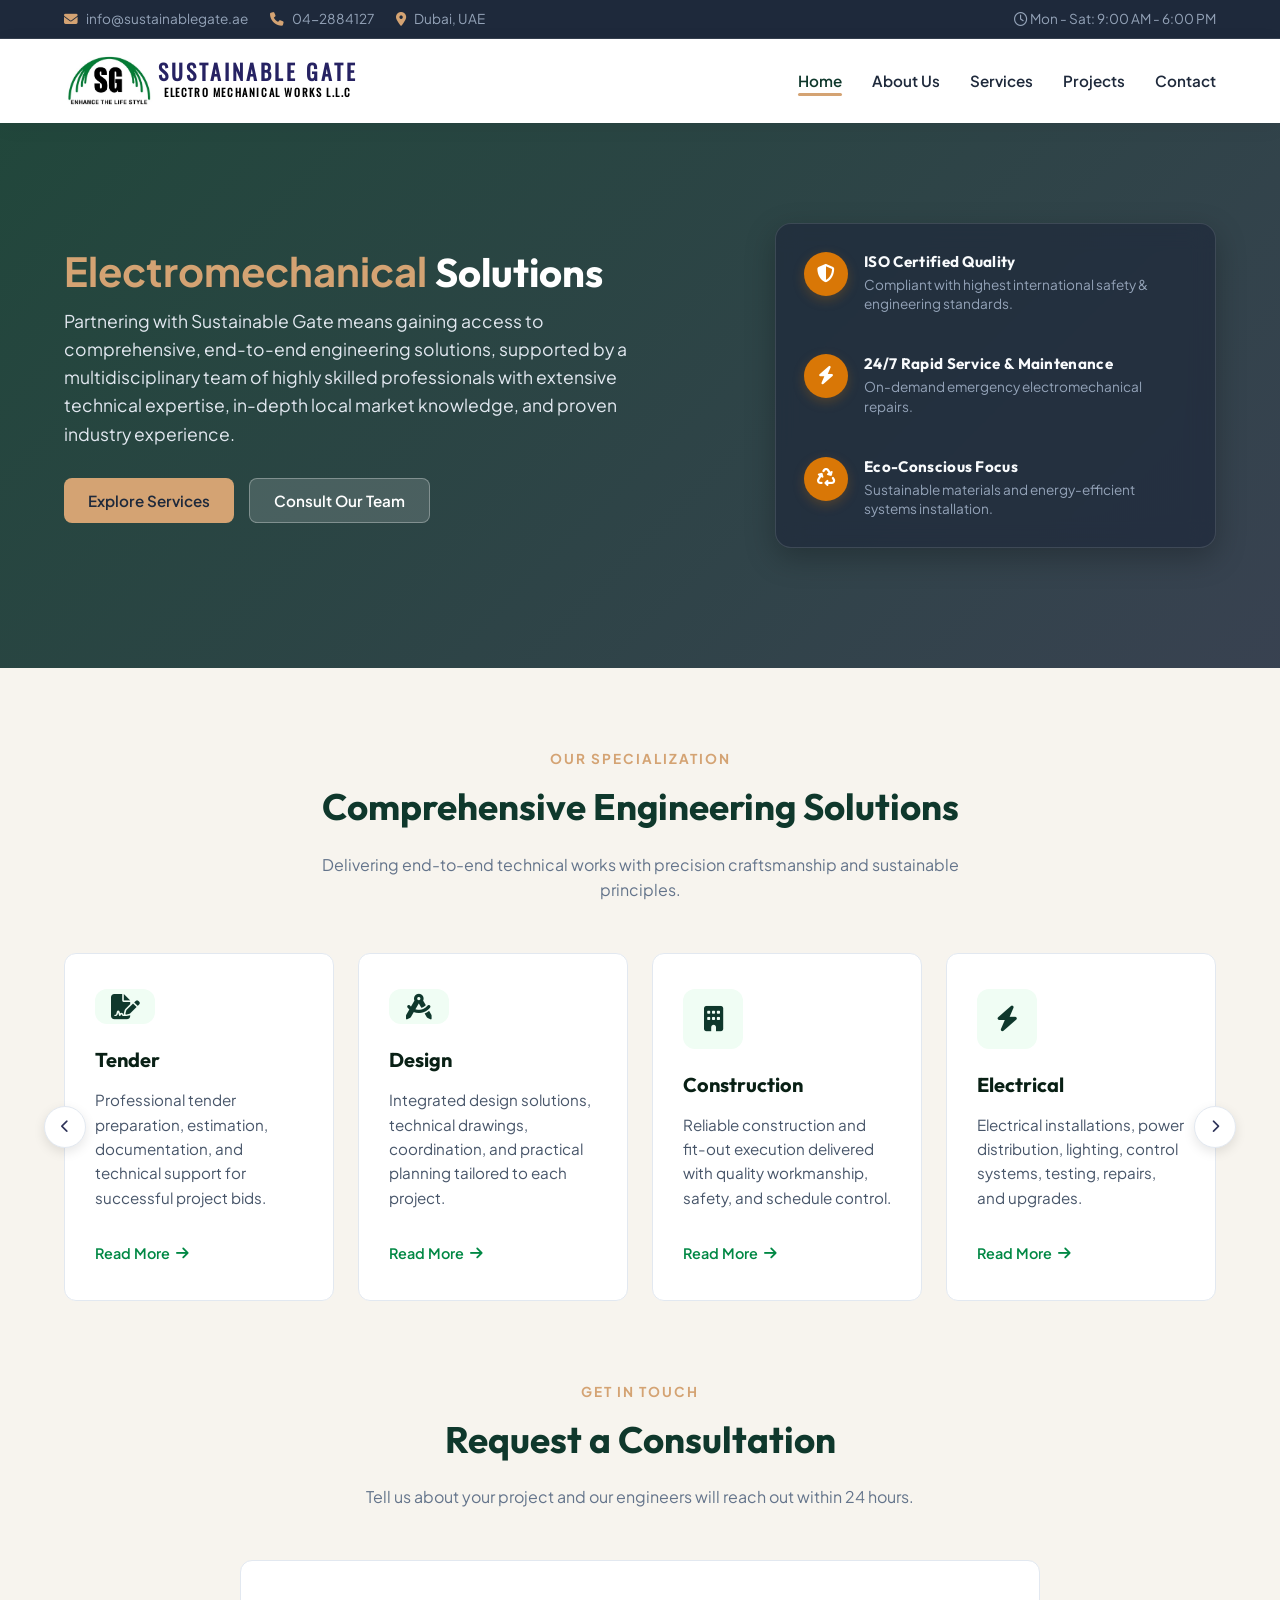
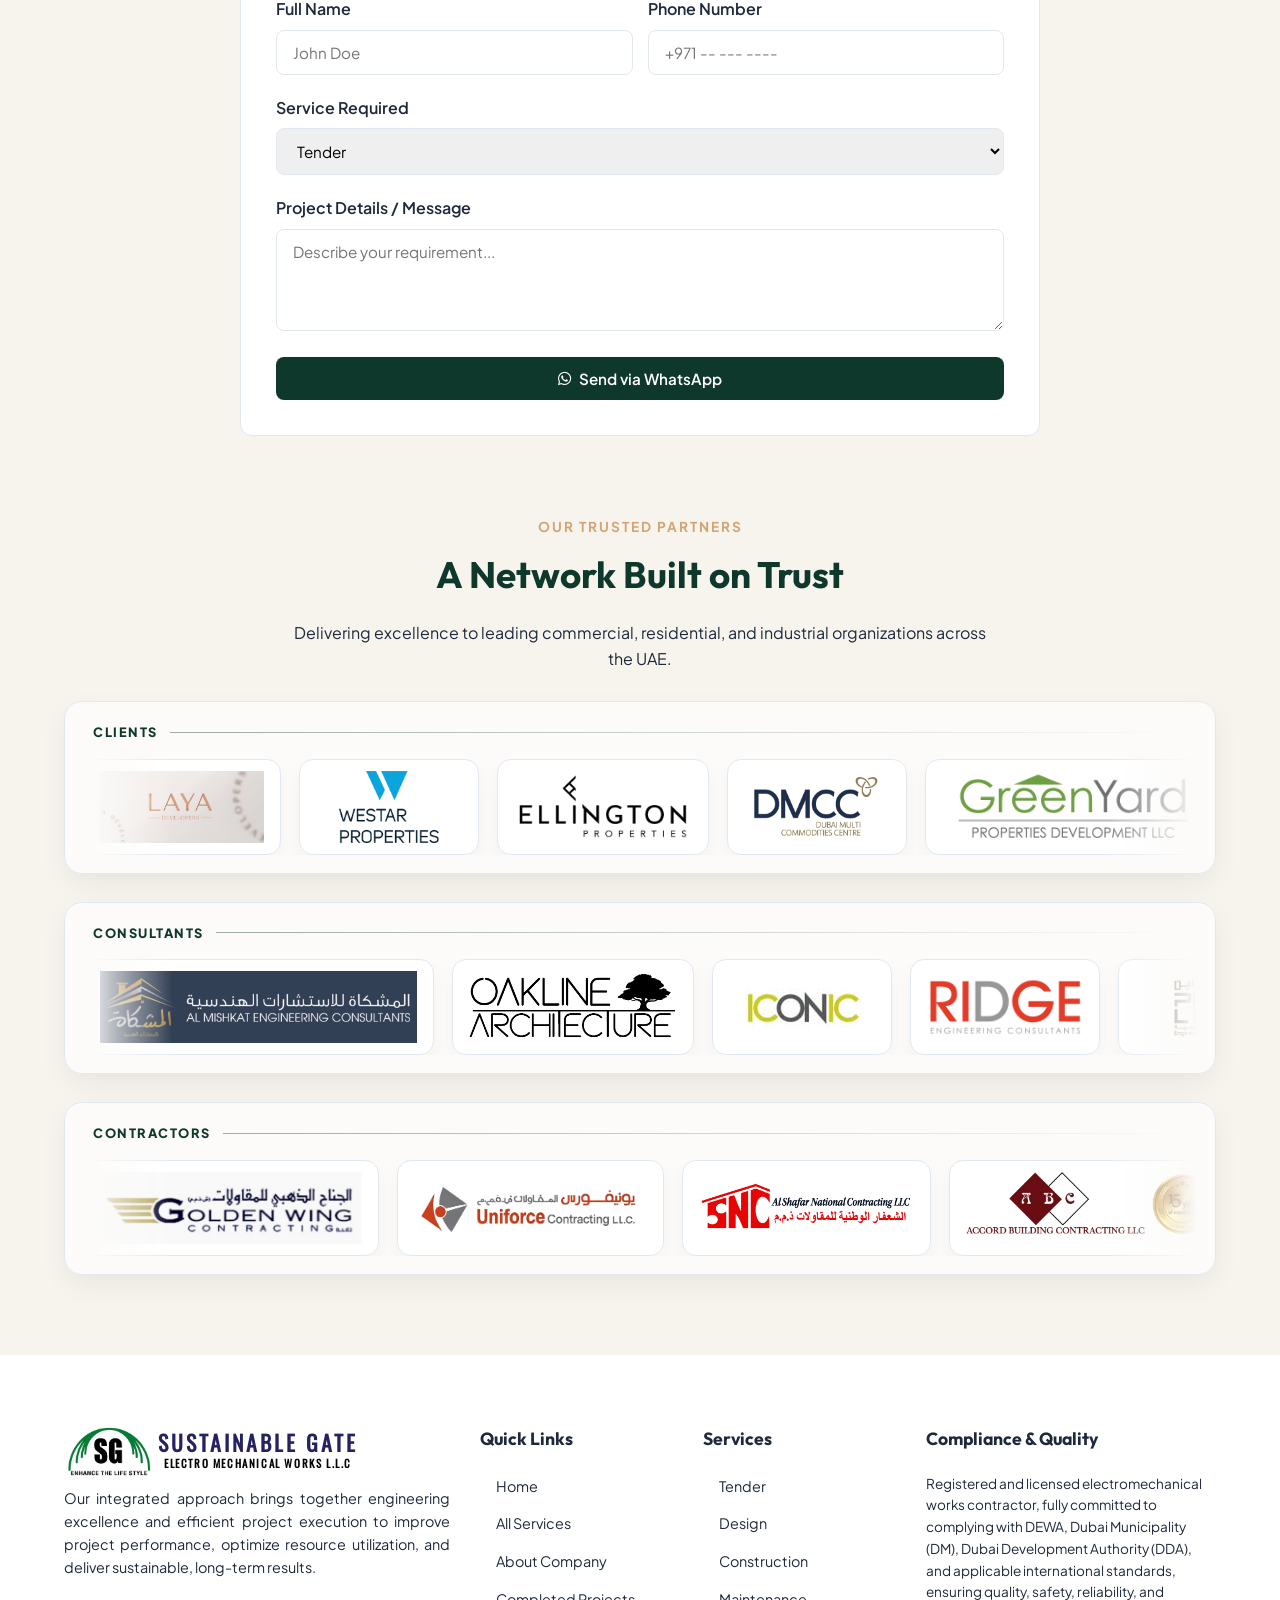
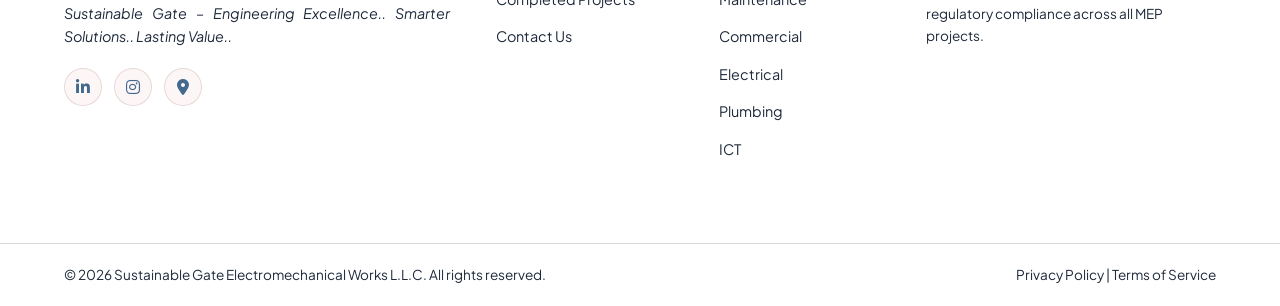
<file: index.html>
<!DOCTYPE html>
<html lang="en">

<head>
  <meta charset="UTF-8">
  <meta name="viewport" content="width=device-width, initial-scale=1.0">
  <title>Sustainable Gate Electromechanical Works L.L.C</title>

  <!-- Square Favicon for Browsers -->
  <link rel="icon" type="image/png" sizes="32x32" href="logo.jpg">
  <link rel="apple-touch-icon" sizes="180x180" href="logo.jpg">

  <!-- FontAwesome & Google Fonts -->
  <link rel="stylesheet" href="https://cdnjs.cloudflare.com/ajax/libs/font-awesome/6.4.0/css/all.min.css">
  <link
    href="https://fonts.googleapis.com/css2?family=Plus+Jakarta+Sans:wght@300;400;500;600;700;800&family=Outfit:wght@400;600;700&display=swap"
    rel="stylesheet">
  <link rel="stylesheet" href="style.css">
  <script src="index.js" defer></script>
</head>

<body>

  <!-- Top Utility Bar -->
  <div class="top-bar">
    <div class="top-info">
      <span><i class="fa-solid fa-envelope"></i> info@sustainablegate.ae</span>
      <span><i class="fa-solid fa-phone"></i> 04-2884127</span>
      <span><i class="fa-solid fa-location-dot"></i> Dubai, UAE</span>
    </div>
    <div class="top-hours">
      <i class="fa-regular fa-clock"></i> Mon - Sat: 9:00 AM - 6:00 PM
    </div>
  </div>

  <!-- Header / Navigation -->
  <header>
    <nav class="navbar">
      <a class="logo-container" href="index.html">
        <div class="logo-icon-card">
          <img src="logo.jpg" alt="Sustainable Gate Logo" class="card-logo-img">
        </div>
        <div class="logo-text">
          <span class="font-oswald logo-title">SUSTAINABLE GATE</span>
          <span class="font-oswald logo-subtitle">ELECTRO MECHANICAL WORKS L.L.C</span>
        </div>
      </a>

      <!-- Hamburger Toggle Button (Mobile View) -->
      <button class="hamburger-toggle" id="hamburger-toggle" aria-label="Toggle Navigation Menu"
        onclick="toggleMobileMenu()">
        <i class="fa-solid fa-bars icon-open"></i>
        <i class="fa-solid fa-xmark icon-close"></i>
      </button>

      <!-- Navigation Links -->
      <ul class="nav-links" id="nav-links">
        <li><a id="nav-home" href="#home" class="active" onclick="handleMobileNav('home', event)">Home</a></li>
        <li><a id="nav-about" href="#about" onclick="handleMobileNav('about', event)">About Us</a></li>
        <li><a id="nav-services" href="#services" onclick="handleMobileNav('services', event)">Services</a></li>
        <li><a id="nav-projects" href="#projects" onclick="handleMobileNav('projects', event)">Projects</a></li>
        <li><a id="nav-contact" href="#contact" onclick="handleMobileNav('contact', event)">Contact</a></li>
      </ul>
    </nav>
  </header>

  <!-- PAGE 1: HOME PAGE -->
  <div id="page-home" class="page active">
    <section class="hero">
      <!-- Background Video Element -->
      <video autoplay muted loop playsinline class="hero-video">
        <source src="videos/mep_1.mp4" type="video/mp4">
        Your browser does not support HTML5 video.
      </video>

      <!-- Dark Gradient Tint Overlay -->
      <div class="hero-overlay"></div>
      <div class="hero-container" style="position: relative; z-index: 2;">
        <div>
          <h1 class="hero-title"><span>Electromechanical</span> Solutions</h1>
          <p class="hero-subtitle">Partnering with Sustainable Gate means gaining access to comprehensive, end-to-end engineering solutions, supported by a multidisciplinary team of highly skilled professionals with extensive technical expertise, in-depth local market knowledge, and proven industry experience.</p>
          <div class="hero-cta">
            <button class="btn btn-accent" onclick="navigateTo('services')">Explore Services</button>
            <button class="btn btn-primary"
              style="background: rgba(255,255,255,0.15); border: 1px solid rgba(255,255,255,0.3);"
              onclick="navigateTo('contact')">Consult Our Team</button>
          </div>
        </div>
        <div class="hero-badge-container">
          <div class="badge-item">
            <div class="badge-icon">
              <i class="fa-solid fa-shield-halved"></i>
            </div>
            <div class="badge-content">
              <h4>ISO Certified Quality</h4>
              <p>Compliant with highest international safety & engineering standards.</p>
            </div>
          </div>

          <div class="badge-item">
            <div class="badge-icon">
              <i class="fa-solid fa-bolt"></i>
            </div>
            <div class="badge-content">
              <h4>24/7 Rapid Service & Maintenance</h4>
              <p>On-demand emergency electromechanical repairs.</p>
            </div>
          </div>

          <div class="badge-item">
            <div class="badge-icon">
              <i class="fa-solid fa-recycle"></i>
            </div>
            <div class="badge-content">
              <h4>Eco-Conscious Focus</h4>
              <p>Sustainable materials and energy-efficient systems installation.</p>
            </div>
          </div>
        </div>
      </div>
    </section>

    <!-- Core Capabilities Overview -->
    <section class="section">
      <div class="section-header">
        <span class="tagline">Our Specialization</span>
        <h2 class="section-title">Comprehensive Engineering Solutions</h2>
        <p class="section-description">Delivering end-to-end technical works with precision craftsmanship and
          sustainable principles.</p>
      </div>

      <div class="services-grid" id="home-services-carousel">
        <a href="./tender.html" class="service-card-link">
          <div class="service-card">
            <div class="service-icon"><i class="fa-solid fa-file-signature"></i></div>
            <h3>Tender</h3>
            <p>Professional tender preparation, estimation, documentation, and technical support for successful project
              bids.</p><span class="learn-more">Read More <i class="fa-solid fa-arrow-right"></i></span>
          </div>
        </a>
        <a href="./design.html" class="service-card-link">
          <div class="service-card">
            <div class="service-icon"><i class="fa-solid fa-compass-drafting"></i></div>
            <h3>Design</h3>
            <p>Integrated design solutions, technical drawings, coordination, and practical planning tailored to each
              project.</p><span class="learn-more">Read More <i class="fa-solid fa-arrow-right"></i></span>
          </div>
        </a>
        <a href="./construction.html" class="service-card-link">
          <div class="service-card">
            <div class="service-icon"><i class="fa-solid fa-building"></i></div>
            <h3>Construction</h3>
            <p>Reliable construction and fit-out execution delivered with quality workmanship, safety, and schedule
              control.</p><span class="learn-more">Read More <i class="fa-solid fa-arrow-right"></i></span>
          </div>
        </a>
        <a href="./electrical.html" class="service-card-link">
          <div class="service-card">
            <div class="service-icon"><i class="fa-solid fa-bolt"></i></div>
            <h3>Electrical</h3>
            <p>Electrical installations, power distribution, lighting, control systems, testing, repairs, and upgrades.
            </p><span class="learn-more">Read More <i class="fa-solid fa-arrow-right"></i></span>
          </div>
        </a>
        <a href="./plumbing.html" class="service-card-link">
          <div class="service-card">
            <div class="service-icon"><i class="fa-solid fa-faucet"></i></div>
            <h3>Plumbing</h3>
            <p>Water supply, drainage, sanitary installations, piping works, pumps, repairs, and plumbing system
              maintenance.</p><span class="learn-more">Read More <i class="fa-solid fa-arrow-right"></i></span>
          </div>
        </a>
        <a href="./low-current.html" class="service-card-link">
          <div class="service-card">
            <div class="service-icon"><i class="fa-solid fa-tower-broadcast"></i></div>
            <h3>ICT</h3>
            <p>Installation and support for CCTV, access control, structured cabling, networking, fire alarm, and other
              low-current systems.</p><span class="learn-more">Read More <i class="fa-solid fa-arrow-right"></i></span>
          </div>
        </a>
        <a href="./maintenance.html" class="service-card-link">
          <div class="service-card">
            <div class="service-icon"><i class="fa-solid fa-screwdriver-wrench"></i></div>
            <h3>Maintenance</h3>
            <p>Preventive and corrective maintenance services that keep facilities, equipment, and building systems
              operating efficiently.</p><span class="learn-more">Read More <i
                class="fa-solid fa-arrow-right"></i></span>
          </div>
        </a>
        <a href="./commercial.html" class="service-card-link">
          <div class="service-card">
            <div class="service-icon"><i class="fa-solid fa-briefcase"></i></div>
            <h3>Commercial</h3>
            <p>Commercial project support and solutions for offices, retail spaces, buildings, and other business
              facilities.</p><span class="learn-more">Read More <i class="fa-solid fa-arrow-right"></i></span>
          </div>
        </a>
      </div>
    </section>

    <section class="section" style="padding-top: 0;">
      <div class="section-header">
        <span class="tagline">Get In Touch</span>
        <h2 class="section-title">Request a Consultation</h2>
        <p class="section-description">Tell us about your project and our engineers will reach out within 24 hours.</p>
      </div>
      <div
        style="max-width: 800px; margin: 0 auto; background: var(--surface); padding: 35px; border-radius: 12px; border: 1px solid var(--border);">
        <form onsubmit="sendToWhatsApp(event)">
          <div style="display: grid; grid-template-columns: 1fr 1fr; gap: 15px;">
            <div class="form-group">
              <label>Full Name</label>
              <input type="text" id="wa-name" class="form-control" placeholder="John Doe" required>
            </div>
            <div class="form-group">
              <label>Phone Number</label>
              <input type="tel" id="wa-phone" class="form-control" placeholder="+971 -- --- ----" required>
            </div>
          </div>
          <div class="form-group">
            <label>Service Required</label>
            <select id="wa-service" class="form-control">
              <option>Tender</option>
              <option>Design</option>
              <option>Construction</option>
              <option>Maintenance</option>
              <option>Commercial</option>
              <option>Electrical</option>
              <option>Plumbing</option>
              <option>ICT</option>
            </select>
          </div>
          <div class="form-group">
            <label>Project Details / Message</label>
            <textarea id="wa-message" class="form-control" rows="4"
              placeholder="Describe your requirement..."></textarea>
          </div>
          <button type="submit" class="btn btn-primary" style="width: 100%; justify-content: center; gap: 8px;">
            <i class="fa-brands fa-whatsapp"></i> Send via WhatsApp
          </button>
        </form>
      </div>
    </section>

    <!-- Trusted Partners Showcase -->
    <section class="section partners-section" style="padding-top: 0;">
      <style>
        .partners-section {
          position: relative;
        }

        .partners-section .section-header {
          margin-bottom: 30px;
        }

        .partners-section .section-header p {
          max-width: 760px;
          margin: 0 auto;
        }

        .partner-groups {
          display: grid;
          gap: 28px;
        }

        .partner-group {
          background: rgba(255, 255, 255, 0.7);
          border: 1px solid var(--border);
          border-radius: 18px;
          padding: 20px 18px 18px;
          box-shadow: var(--shadow);
          display: grid;
        }

        .partner-group-header {
          display: flex;
          align-items: center;
          justify-content: space-between;
          gap: 12px;
          margin-bottom: 16px;
          padding: 0 10px;
        }

        .partner-group-header span {
          font-size: 0.8rem;
          letter-spacing: 0.12em;
          text-transform: uppercase;
          color: var(--primary);
          font-weight: 800;
        }

        .partner-group-header::after {
          content: "";
          flex: 1;
          height: 1px;
          background: linear-gradient(90deg, rgba(15, 56, 44, 0.4), transparent);
        }

        .partner-band {
          position: relative;
          overflow: hidden;
          mask-image: linear-gradient(to right, transparent, #000 8%, #000 92%, transparent);
          -webkit-mask-image: linear-gradient(to right, transparent, #000 8%, #000 92%, transparent);
        }

        .partner-track {
          display: flex;
          width: max-content;
          gap: 18px;
          animation: partner-scroll 40s linear infinite;
          animation-play-state: paused;
        }

        .partners-section.is-visible .partner-track {
          animation-play-state: running;
        }

        .partners-section.is-visible .partner-band:hover .partner-track {
          animation-play-state: paused;
        }

        .partner-card {
          display: flex;
          align-items: center;
          justify-content: center;
          background: var(--surface);
          border: 1px solid var(--border);
          border-radius: 14px;
          min-width: 180px;
          height: 96px;
          padding: 14px 16px;
          box-shadow: 0 10px 20px rgba(15, 56, 44, 0.04);
          transition: var(--transition);
        }

        .partner-card:hover {
          transform: translateY(-2px);
          box-shadow: 0 16px 24px rgba(15, 56, 44, 0.08);
        }

        .partner-card img {
          max-width: 100%;
          max-height: 72px;
          object-fit: contain;
          filter: saturate(0.9) contrast(1.02);
        }

        .partner-card--text {
          min-width: 220px;
          padding: 18px 20px;
          text-align: center;
          color: var(--primary);
          font-weight: 800;
          letter-spacing: 0.02em;
          font-size: 0.94rem;
          line-height: 1.3;
        }

        @keyframes partner-scroll {
          from { transform: translateX(0); }
          to { transform: translateX(calc(-50% - 9px)); }
        }

        @media (max-width: 768px) {
          .partner-group {
            padding: 16px 12px 14px;
          }

          .partner-card {
            min-width: 150px;
            height: 82px;
          }

          .partner-card--text {
            min-width: 180px;
            font-size: 0.82rem;
          }
        }

        @media (prefers-reduced-motion: reduce) {
          .partner-track {
            animation: none;
            transform: none;
            width: auto;
            flex-wrap: wrap;
            justify-content: center;
          }

          .partner-band {
            overflow: visible;
            mask-image: none;
            -webkit-mask-image: none;
          }
        }
      </style>

      <div class="container">
        <div class="section-header text-center">
          <span class="tagline">Our Trusted Partners</span>
          <h2 class="section-title">A Network Built on Trust</h2>
          <p>Delivering excellence to leading commercial, residential, and industrial organizations across the UAE.</p>
        </div>

        <div class="partner-groups">
          <div class="partner-group">
            <div class="partner-group-header"><span>Clients</span></div>
            <div class="partner-band" aria-label="Happy clients carousel">
              <div class="partner-track">
                <div class="partner-card"><img src="clients/CLIENT LOGOS_CLIENT_1. LAYA DEVELOPERS.jpg" alt="Westar Properties" /></div>
                <div class="partner-card"><img src="clients/CLIENT LOGOS_CLIENT_2. WESTAR PROPERTIES.png" alt="Ellington" /></div>
                <div class="partner-card"><img src="clients/CLIENT LOGOS_CLIENT_3. ELLINGTON.png" alt="GreenYard" /></div>
                <div class="partner-card"><img src="clients/CLIENT LOGOS_CLIENT_4. DMCC.webp" alt="Laya Developers" /></div>
                <div class="partner-card"><img src="clients/CLIENT LOGOS_CLIENT_5. cropped-GreenYard-Logo-1.png" alt="DMCC" /></div>
                <div class="partner-card"><img src="clients/CLIENT LOGOS_CLIENT_6. RELIANCE.png" alt="Reliance" /></div>
                <div class="partner-card"><img src="clients/CLIENT LOGOS_CLIENT_7. MAFAZA.jpg" alt="Mafaza" /></div>
                <div class="partner-card"><img src="clients/CLIENT LOGOS_CLIENT_1. LAYA DEVELOPERS.jpg" alt="Westar Properties" /></div>
                <div class="partner-card"><img src="clients/CLIENT LOGOS_CLIENT_2. WESTAR PROPERTIES.png" alt="Ellington" /></div>
                <div class="partner-card"><img src="clients/CLIENT LOGOS_CLIENT_3. ELLINGTON.png" alt="GreenYard" /></div>
                <div class="partner-card"><img src="clients/CLIENT LOGOS_CLIENT_4. DMCC.webp" alt="Laya Developers" /></div>
                <div class="partner-card"><img src="clients/CLIENT LOGOS_CLIENT_5. cropped-GreenYard-Logo-1.png" alt="DMCC" /></div>
                <div class="partner-card"><img src="clients/CLIENT LOGOS_CLIENT_6. RELIANCE.png" alt="Reliance" /></div>
                <div class="partner-card"><img src="clients/CLIENT LOGOS_CLIENT_7. MAFAZA.jpg" alt="Mafaza" /></div>
              </div>
            </div>
          </div>

          <div class="partner-group">
            <div class="partner-group-header"><span>Consultants</span></div>
            <div class="partner-band" aria-label="Consultants carousel">
              <div class="partner-track">
                <div class="partner-card"><img src="clients/CLIENT LOGOS_CONSULTANT_1. AL MISHKAT.jpg" alt="Al Mishkat" /></div>
                <div class="partner-card"><img src="clients/CLIENT LOGOS_CONSULTANT_2. OAK LINE.png" alt="Oak Line" /></div>
                <div class="partner-card"><img src="clients/CLIENT LOGOS_CONSULTANT_3. ICONIC.PNG" alt="Iconic" /></div>
                <div class="partner-card"><img src="clients/CLIENT LOGOS_CONSULTANT_4. RIDGE.png" alt="Ridge" /></div>
                <div class="partner-card"><img src="clients/CLIENT LOGOS_CONSULTANT_5. PROLINE.webp" alt="Proline" /></div>
                <div class="partner-card"><img src="clients/CLIENT LOGOS_CONSULTANT_6. CUBIC.jpg" alt="Cubic" /></div>
                <div class="partner-card"><img src="clients/CLIENT LOGOS_CONSULTANT_7. AL AMIR ENGINEERING.png" alt="Al Amir Engineering" /></div>
                <div class="partner-card"><img src="clients/CLIENT LOGOS_CONSULTANT_1. AL MISHKAT.jpg" alt="Al Mishkat" /></div>
                <div class="partner-card"><img src="clients/CLIENT LOGOS_CONSULTANT_2. OAK LINE.png" alt="Oak Line" /></div>
                <div class="partner-card"><img src="clients/CLIENT LOGOS_CONSULTANT_3. ICONIC.PNG" alt="Iconic" /></div>
                <div class="partner-card"><img src="clients/CLIENT LOGOS_CONSULTANT_4. RIDGE.png" alt="Ridge" /></div>
                <div class="partner-card"><img src="clients/CLIENT LOGOS_CONSULTANT_5. PROLINE.webp" alt="Proline" /></div>
                <div class="partner-card"><img src="clients/CLIENT LOGOS_CONSULTANT_6. CUBIC.jpg" alt="Cubic" /></div>
                <div class="partner-card"><img src="clients/CLIENT LOGOS_CONSULTANT_7. AL AMIR ENGINEERING.png" alt="Al Amir Engineering" /></div>
              </div>
            </div>
          </div>

          <div class="partner-group">
            <div class="partner-group-header"><span>Contractors</span></div>
            <div class="partner-band" aria-label="Main contractors carousel">
              <div class="partner-track">
                <div class="partner-card"><img src="clients/CLIENT LOGOS_CONTRACTOR_Golden-Wing.jpg" alt="Al Mishkat" /></div>
                <div class="partner-card"><img src="clients/CLIENT LOGOS_CONTRACTOR_Uniforce.jpg" alt="Al Mishkat" /></div>
                <div class="partner-card"><img src="clients/CLIENT LOGOS_CONTRACTOR_Al-Shafar.jpeg" alt="Al Mishkat" /></div>
                <div class="partner-card"><img src="clients/CLIENT LOGOS_CONTRACTOR_Accord.jpeg" alt="Al Mishkat" /></div>
                <div class="partner-card"><img src="clients/CLIENT LOGOS_CONTRACTOR_Bin-Malek.jpg" alt="Al Mishkat" /></div>
                <div class="partner-card"><img src="clients/CLIENT LOGOS_CONTRACTOR_Sky-hope.jpg" alt="Al Mishkat" /></div>
                <div class="partner-card"><img src="clients/CLIENT LOGOS_CONTRACTOR_TGC.jpg" alt="Al Mishkat" /></div>
                <div class="partner-card"><img src="clients/CLIENT LOGOS_CONTRACTOR_Mazi.jpeg" alt="Al Mishkat" /></div>
                <div class="partner-card"><img src="clients/CLIENT LOGOS_CONTRACTOR_Kanz.jpeg" alt="Al Mishkat" /></div>
                <div class="partner-card"><img src="clients/CLIENT LOGOS_CONTRACTOR_Golden-Wing.jpg" alt="Al Mishkat" /></div>
                <div class="partner-card"><img src="clients/CLIENT LOGOS_CONTRACTOR_Uniforce.jpg" alt="Al Mishkat" /></div>
                <div class="partner-card"><img src="clients/CLIENT LOGOS_CONTRACTOR_Al-Shafar.jpeg" alt="Al Mishkat" /></div>
                <div class="partner-card"><img src="clients/CLIENT LOGOS_CONTRACTOR_Accord.jpeg" alt="Al Mishkat" /></div>
                <div class="partner-card"><img src="clients/CLIENT LOGOS_CONTRACTOR_Bin-Malek.jpg" alt="Al Mishkat" /></div>
                <div class="partner-card"><img src="clients/CLIENT LOGOS_CONTRACTOR_Sky-hope.jpg" alt="Al Mishkat" /></div>
                <div class="partner-card"><img src="clients/CLIENT LOGOS_CONTRACTOR_TGC.jpg" alt="Al Mishkat" /></div>
                <div class="partner-card"><img src="clients/CLIENT LOGOS_CONTRACTOR_Mazi.jpeg" alt="Al Mishkat" /></div>
                <div class="partner-card"><img src="clients/CLIENT LOGOS_CONTRACTOR_Kanz.jpeg" alt="Al Mishkat" /></div>
              </div>
            </div>
          </div>
        </div>
      </div>
    </section>
  </div>

  <script>
    const partnersSection = document.querySelector('.partners-section');
    if (partnersSection && 'IntersectionObserver' in window) {
      const partnersObserver = new IntersectionObserver(([entry]) => {
        if (entry.isIntersecting) {
          partnersSection.classList.add('is-visible');
          partnersObserver.disconnect();
        }
      });
      partnersObserver.observe(partnersSection);
    } else if (partnersSection) {
      partnersSection.classList.add('is-visible');
    }
  </script>

  <!-- PAGE 2: SERVICES (DETAILED FULL CATALOG) -->
  <div id="page-services" class="page">
    <section class="section">
      <div class="section-header">
        <span class="tagline">Our Core Services</span>
        <h2 class="section-title">Services We Provide</h2>
        <p class="section-description">Professional solutions covering project planning, construction, technical
          systems, and ongoing support.</p>
      </div>

      <div class="filter-bar">
        <button class="filter-btn active" onclick="filterServices('all')">All Services</button>
        <button class="filter-btn" onclick="filterServices('project')">Project Services</button>
        <button class="filter-btn" onclick="filterServices('technical')">Technical Services</button>
        <button class="filter-btn" onclick="filterServices('support')">Support Services</button>
      </div>

      <div class="services-grid" id="full-services-grid">
        <!-- Tender -->
        <a href="tender.html" class="service-card-link">
          <div class="service-card" data-category="project">
            <div class="service-icon"><i class="fa-solid fa-file-signature"></i></div>
            <h3>Tender</h3>
            <p>Professional tender preparation, estimation, documentation, and technical support for successful project
              bids.
            </p>
            <span class="learn-more">Read More <i class="fa-solid fa-arrow-right"></i></span>
          </div>
        </a>

        <!-- Design -->
        <a href="design.html" class="service-card-link">
          <div class="service-card" data-category="project">
            <div class="service-icon"><i class="fa-solid fa-compass-drafting"></i></div>
            <h3>Design</h3>
            <p>Integrated design solutions, technical drawings, coordination, and practical planning tailored to each
              project.</p>
            <span class="learn-more">Read More <i class="fa-solid fa-arrow-right"></i></span>
          </div>
        </a>

        <!-- Construction -->
        <a href="construction.html" class="service-card-link">
          <div class="service-card" data-category="project">
            <div class="service-icon"><i class="fa-solid fa-building"></i></div>
            <h3>Construction</h3>
            <p>Reliable construction and fit-out execution delivered with quality workmanship, safety, and schedule
              control.</p>
            <span class="learn-more">Read More <i class="fa-solid fa-arrow-right"></i></span>
          </div>
        </a>

        <!-- Electrical -->
        <a href="electrical.html" class="service-card-link">
          <div class="service-card" data-category="technical">
            <div class="service-icon"><i class="fa-solid fa-bolt"></i></div>
            <h3>Electrical</h3>
            <p>Electrical installations, power distribution, lighting, control systems, testing, repairs, and upgrades.
            </p>
            <span class="learn-more">Read More <i class="fa-solid fa-arrow-right"></i></span>
          </div>
        </a>

        <!-- Plumbing -->
        <a href="plumbing.html" class="service-card-link">
          <div class="service-card" data-category="technical">
            <div class="service-icon"><i class="fa-solid fa-faucet"></i></div>
            <h3>Plumbing</h3>
            <p>Water supply, drainage, sanitary installations, piping works, pumps, repairs, and plumbing system
              maintenance.</p>
            <span class="learn-more">Read More <i class="fa-solid fa-arrow-right"></i></span>
          </div>
        </a>

        <!-- Low Current -->
        <a href="low-current.html" class="service-card-link">
          <div class="service-card" data-category="technical">
            <div class="service-icon"><i class="fa-solid fa-tower-broadcast"></i></div>
            <h3>ICT</h3>
            <p>Installation and support for CCTV, access control, structured cabling, networking, fire alarm, and other
              low-current systems.</p>
            <span class="learn-more">Read More <i class="fa-solid fa-arrow-right"></i></span>
          </div>
        </a>

        <!-- Maintenance -->
        <a href="maintenance.html" class="service-card-link">
          <div class="service-card" data-category="support">
            <div class="service-icon"><i class="fa-solid fa-screwdriver-wrench"></i></div>
            <h3>Maintenance</h3>
            <p>Preventive and corrective maintenance services that keep facilities, equipment, and building systems
              operating efficiently.</p>
            <span class="learn-more">Read More <i class="fa-solid fa-arrow-right"></i></span>
          </div>
        </a>

        <!-- Commercial -->
        <a href="commercial.html" class="service-card-link">
          <div class="service-card" data-category="support">
            <div class="service-icon"><i class="fa-solid fa-briefcase"></i></div>
            <h3>Commercial</h3>
            <p>Commercial project support and solutions for offices, retail spaces, buildings, and other business
              facilities.</p>
            <span class="learn-more">Read More <i class="fa-solid fa-arrow-right"></i></span>
          </div>
        </a>
      </div>
    </section>
  </div>

  <!-- PAGE 3: ABOUT US -->
  <div id="page-about" class="page">
    <section class="section">
      <div class="section-header">
        <span class="tagline">Who We Are</span>
        <!-- <h2 class="section-title">Sustainable Engineering Excellence</h2> -->
      </div>

      <div style="display: grid; grid-template-columns: 1fr 1fr; gap: 50px; align-items: center; margin-bottom: 60px;">
        <div>
          <!-- <h3 style="font-size: 1.8rem; color: var(--primary); margin-bottom: 20px;">Reliable Electromechanical Partners
            in the UAE</h3> -->
          <p style="color: var(--text-muted); margin-bottom: 15px;">
            <strong>Sustainable Gate Electromechanical Works L.L.C</strong> was established in 2022 in the United Arab Emirates with
            a singular, uncompromising vision: delivering top-tier electromechanical, fit-out, and civil maintenance solutions
            with an unwavering commitment to quality and sustainability. We combine advanced technical precision with eco-friendly
            engineering practices to transform architectural blueprints into enduring, high-performance environments.
          </p>
          <p style="color: var(--text-muted); margin-bottom: 20px;">
            Operating in strict accordance with UAE regulatory guidelines—including DEWA, DM, and DCD standards—our
            multidisciplinary teams manage complex projects with rigorous quality control, safety protocols, and punctuality. Our
            comprehensive technical services span across private ultra-luxury villas, industrial projects, and dynamic commercial
            and retail spaces. At Sustainable Gate, we don't just
            build spaces; we engineer high-performance solutions that elevate and enhance the modern lifestyle.
          </p>
          <!-- <div style="display: flex; gap: 30px;">
            <div>
              <h2 style="color: var(--accent); font-size: 2.2rem;">100+</h2>
              <p style="font-size: 0.85rem; font-weight: 600;">Projects Delivered</p>
            </div>
            <div>
              <h2 style="color: var(--accent); font-size: 2.2rem;">50+</h2>
              <p style="font-size: 0.85rem; font-weight: 600;">Engineers & Skilled Crew</p>
            </div>
          </div> -->
        </div>
        <div
          style="background: url('https://images.unsplash.com/photo-1504307651254-35680f356dfd?auto=format&fit=crop&w=800&q=80') center/cover; height: 380px; border-radius: 16px; box-shadow: var(--shadow);">
        </div>
      </div>
    </section>
  </div>

  <!-- PAGE 4: PROJECTS -->
<div id="page-projects" class="page">
  <section class="section">
    <div class="section-header">
      <span class="tagline">Our Portfolio</span>
      <h2 class="section-title">Projects Portfolio</h2>
      <p class="section-description">A showcase of our electromechanical installations, MEP contracting, and technical executions across Dubai.</p>
    </div>

    <div class="projects-grid">

      <!-- 1. Commercial Building (Al Muteena) -->
      <!-- <div class="project-card" data-category="commercial" data-status="Completed">
        <div class="project-img" style="background-image: url('https://images.unsplash.com/photo-1486406146926-c627a92ad1ab?auto=format&fit=crop&w=800&q=80');">
          <span class="project-tag">Completed</span>
        </div>
        <div class="project-info">
          <h3>Commercial Building (Al Muteena)</h3>
          <p class="project-details"><strong>Details:</strong> G+3+R Commercial Building, Al Muteena - Dubai</p>
          <p class="project-scope"><strong>Scope:</strong> Supply & Installation of Electrical & Plumbing Works</p>
          <ul class="project-meta">
            <li><strong>Client:</strong> Heirs of Aqeel Abdulla Abdul Raheem Al Faheem</li>
            <li><strong>Consultant:</strong> Al Mishkat Engineering Consultants</li>
            <li><strong>Main Contractor:</strong> Sky Hope Contracting LLC</li>
            <li><strong>MEP Contractor:</strong> Sustainable Gate Electromechanical Works L.L.C</li>
          </ul>
        </div>
      </div> -->

      <div class="project-card" data-category="commercial" data-status="Completed">
  <!-- Image Carousel -->
  <div class="project-carousel">
    <div class="carousel-track">
      <div class="carousel-slide active" style="background-image: url('images/1.jpg');"></div>
      <div class="carousel-slide" style="background-image: url('images/2.jpg');"></div>
      <div class="carousel-slide" style="background-image: url('images/3.jpg');"></div>
    </div>

    <span class="project-tag">Completed</span>

    <!-- Navigation Controls -->
    <button class="carousel-btn prev-btn" aria-label="Previous Image">&#10094;</button>
    <button class="carousel-btn next-btn" aria-label="Next Image">&#10095;</button>

    <!-- Indicators -->
    <div class="carousel-dots">
      <span class="dot active"></span>
      <span class="dot"></span>
      <span class="dot"></span>
    </div>
  </div>

  <div class="project-info">
    <h3>Commercial Building</h3>
    <p class="project-details"><strong>Details:</strong> G+3+R Commercial Building, Al Muteena - Dubai</p>
    <p class="project-scope"><strong>Scope:</strong> Supply & Installation of Electrical & Plumbing Works</p>
    <ul class="project-meta">
      <li><strong>Client:</strong> Heirs of Aqeel Abdulla Abdul Raheem Al Faheem</li>
      <li><strong>Consultant:</strong> Al Mishkat Engineering Consultants</li>
      <li><strong>Main Contractor:</strong> Sky Hope Contracting LLC</li>
      <li><strong>MEP Contractor:</strong> Sustainable Gate Electromechanical Works L.L.C</li>
    </ul>
  </div>
</div>

      <!-- 2. La Perla Homes -->
      <!-- <div class="project-card" data-category="residential" data-status="Completed">
        <div class="project-carousel">
          <div class="carousel-track">
            <div class="carousel-slide active" style="background-image: url('images/4.jpg');"></div>
            <div class="carousel-slide" style="background-image: url('images/5.jpg');"></div>
            <div class="carousel-slide" style="background-image: url('images/6.jpg');"></div>
          </div>

          <span class="project-tag">Completed</span>

          <button class="carousel-btn prev-btn" aria-label="Previous Image">&#10094;</button>
          <button class="carousel-btn next-btn" aria-label="Next Image">&#10095;</button>

          <div class="carousel-dots">
            <span class="dot active"></span>
            <span class="dot"></span>
            <span class="dot"></span>
          </div>
        </div>

        <div class="project-info">
          <h3>La Perla Homes</h3>
          <p class="project-details"><strong>Details:</strong> G+2+R Residential Townhouses (13+17 Villas), JVC, Dubai</p>
          <p class="project-scope"><strong>Scope:</strong> Supply & Installation of Fire System Works</p>
          <ul class="project-meta">
            <li><strong>Client:</strong> GHD Developments</li>
            <li><strong>Consultant:</strong> Federal Engineering Consultants</li>
            <li><strong>Main Contractor:</strong> Strong Walls Constructions LLC</li>
            <li><strong>MEP Contractor:</strong> Sustainable Gate Electromechanical Works L.L.C</li>
          </ul>
        </div>
      </div> -->

      <!-- 3. Hasabi Villas -->
      <!-- <div class="project-card" data-category="residential" data-status="Completed">
        <div class="project-img" style="background-image: url('images/7.jpg');">
          <span class="project-tag">Completed</span>
        </div>
        <div class="project-info">
          <h3>Hasabi Villas</h3>
          <p class="project-details"><strong>Details:</strong> G+2+R Residential Townhouses (10+13 Villas), JVC Dubai</p>
          <p class="project-scope"><strong>Scope:</strong> Supply & Installation of Fire System Works</p>
          <ul class="project-meta">
            <li><strong>Client:</strong> Hasabi Pvt. Real Estate Management LLC</li>
            <li><strong>Consultant:</strong> IEA Architectural & Design Services (MEP: Kayaan Engineering Consultants)</li>
            <li><strong>Main Contractor:</strong> Strong Walls Constructions LLC</li>
            <li><strong>MEP Contractor:</strong> Sustainable Gate Electromechanical Works L.L.C</li>
          </ul>
        </div>
      </div> -->

      <!-- 4. Private Villa (Wadi Al Shabak) #1 -->
      <div class="project-card" data-category="villa" data-status="Completed">
        <div class="project-carousel">
          <div class="carousel-track">
            <div class="carousel-slide active" style="background-image: url('images/11.jpg');"></div>
            <div class="carousel-slide" style="background-image: url('images/12.jpg');"></div>
            <div class="carousel-slide" style="background-image: url('images/13.jpg');"></div>
          </div>
          <span class="project-tag">Completed</span>
          <button class="carousel-btn prev-btn" aria-label="Previous Image">&#10094;</button>
          <button class="carousel-btn next-btn" aria-label="Next Image">&#10095;</button>
          <div class="carousel-dots">
            <span class="dot active"></span>
            <span class="dot"></span>
            <span class="dot"></span>
          </div>
        </div>
        <div class="project-info">
          <h3>Private Villa - 2 Villas</h3>
          <p class="project-details"><strong>Details:</strong> G+1+R Residential Private Villa, Wadi Al Shabak - Dubai</p>
          <p class="project-scope"><strong>Scope:</strong> Supply & Installation of Electrical & Plumbing Works</p>
          <ul class="project-meta">
            <li><strong>Client:</strong> Mr. Abdulrahman Talib Khairullah Mujwal & Mr. Huzaifa Talib Khairullah Mujwal</li>
            <li><strong>Consultant:</strong> Iconic Engineering and Architectural Consultants</li>
            <li><strong>Main Contractor:</strong> Sky Hope Contracting LLC</li>
            <li><strong>MEP Contractor:</strong> Sustainable Gate Electromechanical Works L.L.C</li>
          </ul>
        </div>
      </div>

      <!-- 5. Private Villa (Dubai Hills) #1 -->
      <div class="project-card" data-category="villa" data-status="On Completion">
        <div class="project-carousel">
          <div class="carousel-track">
            <div class="carousel-slide active" style="background-image: url('images/8.jpg');"></div>
            <div class="carousel-slide" style="background-image: url('images/9.jpg');"></div>
            <div class="carousel-slide" style="background-image: url('images/10.jpg');"></div>
          </div>
          <span class="project-tag">On Completion</span>
          <button class="carousel-btn prev-btn" aria-label="Previous Image">&#10094;</button>
          <button class="carousel-btn next-btn" aria-label="Next Image">&#10095;</button>
          <div class="carousel-dots">
            <span class="dot active"></span>
            <span class="dot"></span>
            <span class="dot"></span>
          </div>
        </div>
        <div class="project-info">
          <h3>Private Villa</h3>
          <p class="project-details"><strong>Details:</strong> B+G+1+R Residential Private Villa, Dubai Hills - Dubai</p>
          <p class="project-scope"><strong>Scope:</strong> Supply & Installation of Electrical & Plumbing Works</p>
          <ul class="project-meta">
            <li><strong>Client:</strong> Mr. Yashar Ali Abdul Kader</li>
            <li><strong>Consultant:</strong> Oak Line Engineering Consultants</li>
            <li><strong>Main Contractor:</strong> Golden Wing Contracting LLC</li>
            <li><strong>MEP Contractor:</strong> Sustainable Gate Electromechanical Works L.L.C</li>
          </ul>
        </div>
      </div>

      <!-- 6. Private Villa (Wadi Al Shabak) #2 -->
      <!-- <div class="project-card" data-category="villa" data-status="Completed">
        <div class="project-img" style="background-image: url('https://images.unsplash.com/photo-1600585154526-990dced4db0d?auto=format&fit=crop&w=800&q=80');">
          <span class="project-tag">Completed</span>
        </div>
        <div class="project-info">
          <h3>Private Villa (Wadi Al Shabak)</h3>
          <p class="project-details"><strong>Details:</strong> G+1+R Residential Private Villa, Dubai Hills - Dubai</p>
          <p class="project-scope"><strong>Scope:</strong> Supply & Installation of Electrical & Plumbing Works</p>
          <ul class="project-meta">
            <li><strong>Client:</strong> Mr. Abdulrahman Talib Khairullah Mujwal</li>
            <li><strong>Consultant:</strong> Iconic Engineering and Architectural Consultants</li>
            <li><strong>Main Contractor:</strong> Sky Hope Contracting LLC</li>
            <li><strong>MEP Contractor:</strong> Sustainable Gate Electromechanical Works L.L.C</li>
          </ul>
        </div>
      </div> -->

      <!-- 7. Residential Building -->
      <div class="project-card" data-category="residential" data-status="On Completion">
        <div class="project-img" style="background-image: url('images/14(0).jpg');">
          <span class="project-tag">On Completion</span>
        </div>
        <div class="project-info">
          <h3>Residential Building</h3>
          <p class="project-details"><strong>Details:</strong> G+4+R Residential Building, Plot No. 643-9654, at Wadi Al Safa 02, Dubai</p>
          <p class="project-scope"><strong>Scope:</strong> Supply & Installation of Electrical & Plumbing Works</p>
          <ul class="project-meta">
            <li><strong>Client:</strong> Mr. Rashid Mohammad Ali Mohammad Al Hajeri</li>
            <li><strong>Consultant:</strong> Al Mishkat Engineering Consultants</li>
            <li><strong>Main Contractor:</strong> Uniforce Contracting LLC</li>
            <li><strong>MEP Contractor:</strong> Sustainable Gate Electromechanical Works L.L.C</li>
          </ul>
        </div>
      </div>

      <!-- 8. Commercial/Residential Building #1 -->
      <div class="project-card" data-category="commercial" data-status="Completed">
        <div class="project-img" style="background-image: url('images/14.jpg');">
          <span class="project-tag">Completed</span>
        </div>
        <div class="project-info">
          <h3>Commercial/Residential Building</h3>
          <p class="project-details"><strong>Details:</strong> G+3+R Commercial & Residential Building, Plot No. 318-0794, at Karama, Dubai</p>
          <p class="project-scope"><strong>Scope:</strong> Supply & Installation of Electrical & Plumbing Works</p>
          <ul class="project-meta">
            <li><strong>Client:</strong> Mr. Ahmad Sultan Khalifa Belrasheed Al Suwaidi & Ahmed Mohammed Ahmed Faraj Al Mehairbi</li>
            <li><strong>Consultant:</strong> Al Mishkat Engineering Consultants</li>
            <li><strong>Main Contractor:</strong> Uniforce Contracting LLC</li>
            <li><strong>MEP Contractor:</strong> Sustainable Gate Electromechanical Works L.L.C</li>
          </ul>
        </div>
      </div>

      <!-- 9. Private Villa (Dubai Hills) #2 -->
      <div class="project-card" data-category="villa" data-status="Completed">
        <div class="project-carousel">
          <div class="carousel-track">
            <div class="carousel-slide active" style="background-image: url('images/15.jpeg');"></div>
            <div class="carousel-slide" style="background-image: url('images/16.jpeg');"></div>
            <!-- <div class="carousel-slide" style="background-image: url('images/17.jpg');"></div> -->
          </div>
          <span class="project-tag">Completed</span>
          <button class="carousel-btn prev-btn" aria-label="Previous Image">&#10094;</button>
          <button class="carousel-btn next-btn" aria-label="Next Image">&#10095;</button>
          <div class="carousel-dots">
            <span class="dot active"></span>
            <span class="dot"></span>
          </div>
        </div>
        <div class="project-info">
          <h3>Private Villa</h3>
          <p class="project-details"><strong>Details:</strong> B+G+1+R Residential Private Villa, Dubai Hills - Dubai</p>
          <p class="project-scope"><strong>Scope:</strong> Supply & Installation of Electrical & Plumbing Works</p>
          <ul class="project-meta">
            <li><strong>Client:</strong> M/s. Westar Properties</li>
            <li><strong>Consultant:</strong> Ridge Engineering Consultants</li>
            <li><strong>Main Contractor:</strong> Golden Wing Contracting LLC</li>
            <li><strong>MEP Contractor:</strong> Sustainable Gate Electromechanical Works L.L.C</li>
          </ul>
        </div>
      </div>

      <!-- 10. Private Villa (Umm Suqeim) -->
      <!-- <div class="project-card" data-category="villa" data-status="On Going">
        <div class="project-carousel">
          <div class="carousel-track">
            <div class="carousel-slide active" style="background-image: url('images/18.jpg');"></div>
            <div class="carousel-slide" style="background-image: url('images/19.jpg');"></div>
          </div>
          <span class="project-tag">On Going</span>
          <button class="carousel-btn prev-btn" aria-label="Previous Image">&#10094;</button>
          <button class="carousel-btn next-btn" aria-label="Next Image">&#10095;</button>
          <div class="carousel-dots">
            <span class="dot active"></span>
            <span class="dot"></span>
          </div>
        </div>
        <div class="project-info">
          <h3>Private Villa (Umm Suqeim)</h3>
          <p class="project-details"><strong>Details:</strong> G+1+R (2 Villas) Residential Villa, Plot No. 366-0717, at Umm Suqeim Third, Dubai</p>
          <p class="project-scope"><strong>Scope:</strong> Supply & Installation of Electrical & Plumbing Works</p>
          <ul class="project-meta">
            <li><strong>Client:</strong> Adel Rashid Mohd Rashed Al Shared Al Falasi</li>
            <li><strong>Consultant:</strong> Al Mishkat Engineering Consultants</li>
            <li><strong>Main Contractor:</strong> Uniforce Contracting LLC</li>
            <li><strong>MEP Contractor:</strong> Sustainable Gate Electromechanical Works L.L.C</li>
          </ul>
        </div>
      </div> -->

      <!-- 11. Commercial/Residential Building (Karama) #2 -->
      <!-- <div class="project-card" data-category="commercial" data-status="On Going">
        <div class="project-img" style="background-image: url('images/20.jpg');">
          <span class="project-tag">On Going</span>
        </div>
        <div class="project-info">
          <h3>Commercial/Residential Building (Karama)</h3>
          <p class="project-details"><strong>Details:</strong> G+3+R Commercial & Residential Building, Plot No. 318-0698, at Karama, Dubai</p>
          <p class="project-scope"><strong>Scope:</strong> Supply & Installation of Electrical & Plumbing Works</p>
          <ul class="project-meta">
            <li><strong>Client:</strong> Mohammed Debaib Hamdan Almarar</li>
            <li><strong>Consultant:</strong> N/A</li>
            <li><strong>Main Contractor:</strong> Egy Build Contracting LLC</li>
            <li><strong>MEP Contractor:</strong> Sustainable Gate Electromechanical Works L.L.C</li>
          </ul>
        </div>
      </div> -->

      <!-- 12. Karama Building -->
      <div class="project-card" data-category="commercial" data-status="Completed">
        <div class="project-img" style="background-image: url('images/21.jpg');">
          <span class="project-tag">Completed</span>
        </div>
        <div class="project-info">
          <h3>Commercial/Residential Building</h3>
          <p class="project-details"><strong>Details:</strong> G+3+R Commercial & Residential Building, Plot No. 318-0676, at Karama, Dubai</p>
          <p class="project-scope"><strong>Scope:</strong> Supply & Installation of Electrical, Plumbing & Low Current Works</p>
          <ul class="project-meta">
            <li><strong>Client:</strong> Mr. Rashed Mohammed Saeed Muaded Alneya</li>
            <li><strong>Consultant:</strong> Al Mishkat Engineering Consultants</li>
            <li><strong>Main Contractor:</strong> Accord Building Contracting LLC</li>
            <li><strong>MEP Contractor:</strong> Sustainable Gate Electromechanical Works L.L.C</li>
          </ul>
        </div>
      </div>

      <!-- 12 a. Karama Building -->
      <div class="project-card" data-category="commercial" data-status="Completed">
        <div class="project-img" style="background-image: url('images/34.png');">
          <span class="project-tag">Completed</span>
        </div>
        <div class="project-info">
          <h3>Commercial/Residential Building</h3>
          <p class="project-details"><strong>Details:</strong> G+3+R Commercial & Residential Building, Plot No. 318-0355, at Al Karama, Dubai</p>
          <p class="project-scope"><strong>Scope:</strong> Supply & Installation of Electrical & Plumbing Works</p>
          <ul class="project-meta">
            <li><strong>Client:</strong> Mr. Ahmed Abdul Rahim Mohammed Al Dashti</li>
            <li><strong>Consultant:</strong> Al Mishkat Engineering Consultants</li>
            <li><strong>Main Contractor:</strong> Uniforce Contracting LLC</li>
            <li><strong>MEP Contractor:</strong> Sustainable Gate Electromechanical Works L.L.C</li>
          </ul>
        </div>
      </div>

      <!-- 13. Commercial Building -->
      <div class="project-card" data-category="commercial" data-status="Completed">
        <div class="project-img" style="background-image: url('images/22.jpg');">
          <span class="project-tag">Completed</span>
        </div>
        <div class="project-info">
          <h3>Commercial Building</h3>
          <p class="project-details"><strong>Details:</strong> G+R Commercial Building, Plot No. 421-0789, at Al Warqa First, Dubai</p>
          <p class="project-scope"><strong>Scope:</strong> Supply & Installation of Plumbing Works</p>
          <ul class="project-meta">
            <li><strong>Client:</strong> Mr. Ali Mohammad Hassan Al Mutawa</li>
            <li><strong>Consultant:</strong> Al Mishkat Engineering Consultants</li>
            <li><strong>Main Contractor:</strong> Accord Building Contracting LLC</li>
            <li><strong>MEP Contractor:</strong> Sustainable Gate Electromechanical Works L.L.C</li>
          </ul>
        </div>
      </div>

      <!-- 14. Residential Building -->
      <div class="project-card" data-category="residential" data-status="On Going">
        <div class="project-img" style="background-image: url('images/23.jpg');">
          <span class="project-tag">On Going</span>
        </div>
        <div class="project-info">
          <h3>Commercial/Residential Building</h3>
          <p class="project-details"><strong>Details:</strong> G+2+R Residential Building, Plot No. 127-2127, at Hor Al Anz, Dubai</p>
          <p class="project-scope"><strong>Scope:</strong> Supply & Installation of Electrical & Plumbing Works</p>
          <ul class="project-meta">
            <li><strong>Client:</strong> Mr. Abdul Salam Ahmad Mohamed Bin Zaal</li>
            <li><strong>Consultant:</strong> Al Amir Engineering Consultants</li>
            <li><strong>Main Contractor:</strong> Kanz Alard Building Contracting LLC</li>
            <li><strong>MEP Contractor:</strong> Sustainable Gate Electromechanical Works L.L.C</li>
          </ul>
        </div>
      </div>

      <!-- 15. Residential Building -->
      <div class="project-card" data-category="commercial" data-status="On Going">
        <div class="project-img" style="background-image: url('images/24.jpg');">
          <span class="project-tag">On Going</span>
        </div>
        <div class="project-info">
          <h3>Residential Building</h3>
          <p class="project-details"><strong>Details:</strong> G+2+R Residential Building, Plot No. 333-0211, at Al Bada, Dubai</p>
          <p class="project-scope"><strong>Scope:</strong> Supply & Installation of Electrical, Plumbing and Low Current Works</p>
          <ul class="project-meta">
            <li><strong>Client:</strong> Mr. Khalid Hassan Mohammad Ali Taher (Mafaza Investment LLC)</li>
            <li><strong>Consultant:</strong> Al Mishkat Engineering Consultants</li>
            <li><strong>Main Contractor:</strong> Mazi Contracting LLC</li>
            <li><strong>MEP Contractor:</strong> Sustainable Gate Electromechanical Works L.L.C</li>
          </ul>
        </div>
      </div>

      <!-- 16. Labor Accommodation (Al Layan) -->
      <div class="project-card" data-category="residential" data-status="On Going">
        <div class="project-carousel">
          <div class="carousel-track">
            <div class="carousel-slide active" style="background-image: url('images/25.jpg');"></div>
            <div class="carousel-slide" style="background-image: url('images/26.jpg');"></div>
          </div>
          <span class="project-tag">On Going</span>
          <button class="carousel-btn prev-btn" aria-label="Previous Image">&#10094;</button>
          <button class="carousel-btn next-btn" aria-label="Next Image">&#10095;</button>
          <div class="carousel-dots">
            <span class="dot active"></span>
            <span class="dot"></span>
          </div>
        </div>
        <div class="project-info">
          <h3>Labor Accommodation (Al Layan)</h3>
          <p class="project-details"><strong>Details:</strong> B+G+4+R Proposed Labor Accommodation, Plot No. 987-0284, at Al Layan 1, Dubai</p>
          <p class="project-scope"><strong>Scope:</strong> Supply & Installation of Electrical, Plumbing and Low Current Works</p>
          <ul class="project-meta">
            <li><strong>Client:</strong> Saeed Ali Rubayyea Helal Almazrouei / Accord Building Cont.</li>
            <li><strong>Consultant:</strong> Winner Holistic Engineering Consultants</li>
            <li><strong>Main Contractor:</strong> Accord Building Contracting LLC</li>
            <li><strong>MEP Contractor:</strong> Sustainable Gate Electromechanical Works L.L.C</li>
          </ul>
        </div>
      </div>

      <!-- 17. -->
      <div class="project-card" data-category="commercial" data-status="On Going">
        <div class="project-carousel">
          <div class="carousel-track">
            <div class="carousel-slide active" style="background-image: url('images/27.png');"></div>
            <div class="carousel-slide" style="background-image: url('images/28.png');"></div>
          </div>
          <span class="project-tag">On Going</span>
          <button class="carousel-btn prev-btn" aria-label="Previous Image">&#10094;</button>
          <button class="carousel-btn next-btn" aria-label="Next Image">&#10095;</button>
          <div class="carousel-dots">
            <span class="dot active"></span>
            <span class="dot"></span>
          </div>
        </div>
        <div class="project-info">
          <h3>Commercial/Residential Building - 5 Buildings</h3>
          <p class="project-details"><strong>Details:</strong> G+3+R Commercial / Residential Building, Plot Nos. 3180662, 3180770, 3180395, 3180111, 3180678, at Al Karama, Dubai</p>
          <p class="project-scope"><strong>Scope:</strong> Supply & Installation of Electrical, Plumbing and Low Current Works</p>
          <ul class="project-meta">
            <li><strong>Client:</strong> Mr. Ahmad Mohamed Saif Bin Shafar & Saif Ahmad Mohammad Saif Bin Shafar</li>
            <li><strong>Consultant:</strong> Proline Engineering consultants</li>
            <li><strong>Main Contractor:</strong> Al Shafar National Contracting LLC</li>
            <li><strong>MEP Contractor:</strong> Sustainable Gate Electromechanical Works L.L.C</li>
          </ul>
        </div>
      </div>

      <!-- 12 b. Karama Building -->
      <div class="project-card" data-category="commercial" data-status="On Going">
        <div class="project-img" style="background-image: url('images/33.png');">
          <span class="project-tag">On Going</span>
        </div>
        <div class="project-info">
          <h3>Commercial/Residential Building</h3>
          <p class="project-details"><strong>Details:</strong> G+3+R Commercial & Residential Building, Plot No. 318-1264, at Al Karama, Dubai</p>
          <p class="project-scope"><strong>Scope:</strong> Supply & Installation of Electrical, Plumbing & Low Current Works</p>
          <ul class="project-meta">
            <li><strong>Client:</strong> Mr. Ahmad Mohamed Saif Bin Shafar & Saif Ahmad Mohammad Saif Bin Shafar</li>
            <li><strong>Consultant:</strong> Proline Engineering consultants</li>
            <li><strong>Main Contractor:</strong> Al Shafar National Contracting LLC</li>
            <li><strong>MEP Contractor:</strong> Sustainable Gate Electromechanical Works L.L.C</li>
          </ul>
        </div>
      </div>

      <!-- 18. -->
      <!-- <div class="project-card" data-category="commercial" data-status="Completed">
        <div class="project-carousel">
          <div class="carousel-track">
            <div class="carousel-slide active" style="background-image: url('images/27.png');"></div>
            <div class="carousel-slide" style="background-image: url('images/28.png');"></div>
          </div>
          <span class="project-tag">Completed</span>
          <button class="carousel-btn prev-btn" aria-label="Previous Image">&#10094;</button>
          <button class="carousel-btn next-btn" aria-label="Next Image">&#10095;</button>
          <div class="carousel-dots">
            <span class="dot active"></span>
            <span class="dot"></span>
          </div>
        </div>
        <div class="project-info">
          <h3>Commercial Building (Al Muteena)</h3>
          <p class="project-details"><strong>Details:</strong> (G+3+R) Commercial / Residential Building, Plot No. 3180770, at Al Karama, Dubai</p>
          <p class="project-scope"><strong>Scope:</strong> Supply & Installation of Electrical, Plumbing and Low Current Works</p>
          <ul class="project-meta">
            <li><strong>Client:</strong> Mr. Ahmad Mohamed Saif Bin Shafar & Saif Ahmad Mohammad Saif Bin Shafar</li>
            <li><strong>Consultant:</strong> Proline Engineering consultants</li>
            <li><strong>Main Contractor:</strong> Al Shafar National Contracting LLC</li>
            <li><strong>MEP Contractor:</strong> Sustainable Gate Electromechanical Works L.L.C</li>
          </ul>
        </div>
      </div> -->

      <!-- 19. -->
      <!-- <div class="project-card" data-category="commercial" data-status="Completed">
        <div class="project-carousel">
          <div class="carousel-track">
            <div class="carousel-slide active" style="background-image: url('images/27.png');"></div>
            <div class="carousel-slide" style="background-image: url('images/28.png');"></div>
          </div>
          <span class="project-tag">Completed</span>
          <button class="carousel-btn prev-btn" aria-label="Previous Image">&#10094;</button>
          <button class="carousel-btn next-btn" aria-label="Next Image">&#10095;</button>
          <div class="carousel-dots">
            <span class="dot active"></span>
            <span class="dot"></span>
          </div>
        </div>
        <div class="project-info">
          <h3>Commercial Building (Al Muteena)</h3>
          <p class="project-details"><strong>Details:</strong> (G+3+R) Commercial / Residential Building, Plot No. 3180395, at Al Karama, Dubai</p>
          <p class="project-scope"><strong>Scope:</strong> Supply & Installation of Electrical, Plumbing and Low Current Works</p>
          <ul class="project-meta">
            <li><strong>Client:</strong> Mr. Ahmad Mohamed Saif Bin Shafar & Saif Ahmad Mohammad Saif Bin Shafar</li>
            <li><strong>Consultant:</strong> Proline Engineering consultants</li>
            <li><strong>Main Contractor:</strong> Al Shafar National Contracting LLC</li>
            <li><strong>MEP Contractor:</strong> Sustainable Gate Electromechanical Works L.L.C</li>
          </ul>
        </div>
      </div> -->

      <!-- 20. -->
      <!-- <div class="project-card" data-category="commercial" data-status="Completed">
        <div class="project-carousel">
          <div class="carousel-track">
            <div class="carousel-slide active" style="background-image: url('images/27.png');"></div>
            <div class="carousel-slide" style="background-image: url('images/28.png');"></div>
          </div>
          <span class="project-tag">Completed</span>
          <button class="carousel-btn prev-btn" aria-label="Previous Image">&#10094;</button>
          <button class="carousel-btn next-btn" aria-label="Next Image">&#10095;</button>
          <div class="carousel-dots">
            <span class="dot active"></span>
            <span class="dot"></span>
          </div>
        </div>
        <div class="project-info">
          <h3>Commercial Building (Al Muteena)</h3>
          <p class="project-details"><strong>Details:</strong> (G+3+R) Commercial / Residential Building, Plot No. 3180111, at Al Karama, Dubai</p>
          <p class="project-scope"><strong>Scope:</strong> Supply & Installation of Electrical, Plumbing and Low Current Works</p>
          <ul class="project-meta">
            <li><strong>Client:</strong> Mr. Ahmad Mohamed Saif Bin Shafar & Saif Ahmad Mohammad Saif Bin Shafar</li>
            <li><strong>Consultant:</strong> Proline Engineering consultants</li>
            <li><strong>Main Contractor:</strong> Al Shafar National Contracting LLC</li>
            <li><strong>MEP Contractor:</strong> Sustainable Gate Electromechanical Works L.L.C</li>
          </ul>
        </div>
      </div> -->

      <!-- 21. -->
      <!-- <div class="project-card" data-category="commercial" data-status="Completed">
        <div class="project-carousel">
          <div class="carousel-track">
            <div class="carousel-slide active" style="background-image: url('images/27.png');"></div>
            <div class="carousel-slide" style="background-image: url('images/28.png');"></div>
          </div>
          <span class="project-tag">Completed</span>
          <button class="carousel-btn prev-btn" aria-label="Previous Image">&#10094;</button>
          <button class="carousel-btn next-btn" aria-label="Next Image">&#10095;</button>
          <div class="carousel-dots">
            <span class="dot active"></span>
            <span class="dot"></span>
          </div>
        </div>
        <div class="project-info">
          <h3>Commercial Building (Al Muteena)</h3>
          <p class="project-details"><strong>Details:</strong> (G+3+R) Commercial / Residential Building, Plot No. 3180678, at Al Karama, Dubai</p>
          <p class="project-scope"><strong>Scope:</strong> Supply & Installation of Electrical, Plumbing and Low Current Works</p>
          <ul class="project-meta">
            <li><strong>Client:</strong> Mr. Ahmad Mohamed Saif Bin Shafar & Saif Ahmad Mohammad Saif Bin Shafar</li>
            <li><strong>Consultant:</strong> Proline Engineering consultants</li>
            <li><strong>Main Contractor:</strong> Al Shafar National Contracting LLC</li>
            <li><strong>MEP Contractor:</strong> Sustainable Gate Electromechanical Works L.L.C</li>
          </ul>
        </div>
      </div> -->

      <!-- 22. -->
      <div class="project-card" data-category="residential" data-status="On Going">
        <!-- <div class="project-carousel">
          <div class="carousel-track">
            <div class="carousel-slide active" style="background-image: url('images/29.png');"></div>
            <div class="carousel-slide" style="background-image: url('images/30.png');"></div>
          </div>
          <span class="project-tag">Completed</span>
          <button class="carousel-btn prev-btn" aria-label="Previous Image">&#10094;</button>
          <button class="carousel-btn next-btn" aria-label="Next Image">&#10095;</button>
          <div class="carousel-dots">
            <span class="dot active"></span>
            <span class="dot"></span>
          </div>
        </div> -->
        <div class="project-img" style="background-image: url('images/29.png');">
          <span class="project-tag">On Going</span>
        </div>
        <div class="project-info">
          <h3>Commercial/Residential Building</h3>
          <p class="project-details"><strong>Details:</strong> Proposed (G+3+R) Commercial / Residential Building on Plot No. 3180195 at Al Karama,Dubai,UAE</p>
          <p class="project-scope"><strong>Scope:</strong> Supply & Installation of Electrical, Plumbing and Low Current Works</p>
          <ul class="project-meta">
            <li><strong>Client:</strong> Mater Salem Obaid Alarti Alhemeri</li>
            <li><strong>Consultant:</strong> Mishkat Engineering Consultants</li>
            <li><strong>Main Contractor:</strong> Uniforce Contracting LLC</li>
            <li><strong>MEP Contractor:</strong> Sustainable Gate Electromechanical Works L.L.C</li>
          </ul>
        </div>
      </div>

      <!-- 23. -->
      <div class="project-card" data-category="residential" data-status="On Going">
        <!-- <div class="project-carousel">
          <div class="carousel-track">
            <div class="carousel-slide active" style="background-image: url('images/29.png');"></div>
            <div class="carousel-slide" style="background-image: url('images/30.png');"></div>
          </div>
          <span class="project-tag">Completed</span>
          <button class="carousel-btn prev-btn" aria-label="Previous Image">&#10094;</button>
          <button class="carousel-btn next-btn" aria-label="Next Image">&#10095;</button>
          <div class="carousel-dots">
            <span class="dot active"></span>
            <span class="dot"></span>
          </div>
        </div> -->
        <div class="project-img" style="background-image: url('images/30.png');">
          <span class="project-tag">On Going</span>
        </div>
        <div class="project-info">
          <h3>Commercial/Residential Building</h3>
          <p class="project-details"><strong>Details:</strong> Proposed (G+3+R) Commercial / Residential Building on Plot No. 3180194 at Al Karama,Dubai,UAE</p>
          <p class="project-scope"><strong>Scope:</strong> Supply & Installation of Electrical, Plumbing and Low Current Works</p>
          <ul class="project-meta">
            <li><strong>Client:</strong> Mater Salem Obaid Alarti Alhemeri</li>
            <li><strong>Consultant:</strong> Mishkat Engineering Consultants</li>
            <li><strong>Main Contractor:</strong> Silver Land Contracting LLC</li>
            <li><strong>MEP Contractor:</strong> Sustainable Gate Electromechanical Works L.L.C</li>
          </ul>
        </div>
      </div>

      <!-- 24. -->
      <div class="project-card" data-category="commercial" data-status="On Going">
        <div class="project-img" style="background-image: url('images/31.png');">
          <span class="project-tag">On Going</span>
        </div>
        <div class="project-info">
          <h3>Commercial Building</h3>
          <p class="project-details"><strong>Details:</strong> G+M+R Commercial Building(47-Shops), Plot No. 241-0417, At Al Nahda Second, Dubai</p>
          <p class="project-scope"><strong>Scope:</strong> Supply & Installation of Electrical, Plumbing and Low Current Works</p>
          <ul class="project-meta">
            <li><strong>Client:</strong> Mr. Ahmad Mohammad Rashid Alwardi Almheiri, Abdulla Mohammed Ahmad Albasti Almarri</li>
            <li><strong>Consultant:</strong> Mishkat Engineering Consultants</li>
            <li><strong>Main Contractor:</strong> M/s. Silver Land Contracting LLC</li>
            <li><strong>MEP Contractor:</strong> Sustainable Gate Electromechanical Works L.L.C</li>
          </ul>
        </div>
      </div>

    </div>
  </section>
</div>

  <!-- PAGE 6: CONTACT US -->
  <div id="page-contact" class="page">
    <section class="section">
      <div class="section-header">
        <span class="tagline">Contact</span>
        <h2 class="section-title">Sustainable Gate Electromechanical Works L.L.C</h2>
        <p class="section-description">Request a consultation, emergency maintenance, and formal quotation.</p>
      </div>

      <div style="display: grid; grid-template-columns: 1fr 1.5fr; gap: 40px;">
        <div style="background: var(--surface); padding: 35px; border-radius: 12px; border: 1px solid var(--border);">
          <h3 style="margin-bottom: 25px; color: var(--primary);">Contact Details</h3>
      
          <div style="margin-bottom: 20px; display: flex; gap: 15px; align-items: flex-start;">
            <i class="fa-solid fa-envelope" style="color: var(--accent); font-size: 1.2rem; margin-top: 3px;"></i>
            <div>
              <strong>Email Inquiries</strong>
              <p style="color: var(--text-muted); font-size: 0.9rem; margin: 2px 0 0 0;">info@sustainablegate.ae</p>
            </div>
          </div>
      
          <div style="margin-bottom: 20px; display: flex; gap: 15px; align-items: flex-start;">
            <i class="fa-solid fa-phone" style="color: var(--accent); font-size: 1.2rem; margin-top: 3px;"></i>
            <div>
              <strong>Phone</strong>
              <p style="color: var(--text-muted); font-size: 0.9rem; margin: 2px 0 0 0;">Tel: 04-2884127</p>
            </div>
          </div>
      
          <div style="margin-bottom: 20px; display: flex; gap: 15px; align-items: flex-start;">
            <i class="fa-solid fa-location-dot" style="color: var(--accent); font-size: 1.2rem; margin-top: 3px;"></i>
            <div>
              <strong>Location</strong>
              <p style="color: var(--text-muted); font-size: 0.9rem; margin: 2px 0 0 0;">Office No. 201, Al Khabaisi, P.O.
                Box: 55336, Dubai - UAE</p>
            </div>
          </div>
      
          <div style="margin-bottom: 10px; display: flex; gap: 15px; align-items: flex-start;">
            <i class="fa-brands fa-square-whatsapp" style="color: var(--accent); font-size: 1.2rem; margin-top: 3px;"></i>
            <div>
              <strong>WhatsApp Chat</strong>
              <div style="margin-top: 4px;">
                <a href="https://wa.me/971589358287" target="_blank" rel="noopener noreferrer"
                  style="display: inline-flex; align-items: center; gap: 8px; background-color: rgba(37, 211, 102, 0.1); color: #128c7e; padding: 6px 12px; border-radius: 6px; font-size: 0.85rem; font-weight: 600; text-decoration: none; transition: background 0.2s;">
                  <i class="fa-solid fa-comment-dots"></i> Connect with Our Team
                </a>
              </div>
            </div>
          </div>
        </div>
      
        <div style="max-width: 800px; margin: 0 auto; background: var(--surface); padding: 35px; border-radius: 12px; border: 1px solid var(--border);">
          <form onsubmit="sendToWhatsApp(event)">
            <div style="display: grid; grid-template-columns: 1fr 1fr; gap: 15px;">
              <div class="form-group">
                <label>Full Name</label>
                <input type="text" id="wa-name" class="form-control" placeholder="John Doe" required>
              </div>
              <div class="form-group">
                <label>Phone Number</label>
                <input type="tel" id="wa-phone" class="form-control" placeholder="+971 -- --- ----" required>
              </div>
            </div>
            <div class="form-group">
              <label>Service Required</label>
              <select id="wa-service" class="form-control">
                <option>Tender</option>
                <option>Design</option>
                <option>Construction</option>
                <option>Maintenance</option>
                <option>Commercial</option>
                <option>Electrical</option>
                <option>Plumbing</option>
                <option>Low Current</option>
              </select>
            </div>
            <div class="form-group">
              <label>Project Details / Message</label>
              <textarea id="wa-message" class="form-control" rows="4"
                placeholder="Describe your requirement..."></textarea>
            </div>
            <button type="submit" class="btn btn-primary" style="width: 100%; justify-content: center; gap: 8px;">
              <i class="fa-brands fa-whatsapp"></i> Send via WhatsApp
            </button>
          </form>
        </div>
      </div>
    </section>

    <!-- Google Map Embed Container -->
<div class="map-container" style="margin-top: 25px; border-radius: 12px; overflow: hidden; border: 1px solid var(--border); box-shadow: 0 4px 12px rgba(0, 0, 0, 0.05);">
  <iframe 
    src="https://maps.google.com/maps?q=Sustainable%20Gate%20Electromechanical%20Works%20LLC%20Dubai&t=&z=16&ie=UTF8&iwloc=&output=embed"
    width="100%" 
    height="320" 
    style="border: 0; display: block;" 
    allowfullscreen="" 
    loading="lazy" 
    referrerpolicy="no-referrer-when-downgrade"
    title="Sustainable Gate Electromechanical Works LLC Location">
  </iframe>
</div>
  </div>

  <!-- Footer -->
  <footer>
    <div class="footer-container">
      <div class="footer-about">
        <a class="logo-container" href="index.html"
          style="width: fit-content; background-color: #fff; padding-right: 4px; margin-bottom: 8px;">
          <div class="logo-icon-card">
            <img src="logo.jpg" alt="Sustainable Gate Logo" class="card-logo-img">
          </div>
          <div class="logo-text">
            <span class="font-oswald logo-title">SUSTAINABLE GATE</span>
            <span class="font-oswald logo-subtitle">ELECTRO MECHANICAL WORKS L.L.C</span>
          </div>
        </a>
        <p>Our integrated approach brings together engineering excellence and efficient project execution to improve project performance, optimize resource utilization, and deliver sustainable, long-term results.<br><br>
        <em>Sustainable Gate – Engineering Excellence.. Smarter Solutions.. Lasting Value..</em></p>

        <!-- Social Media & Google Maps Links -->
        <div class="footer-social-links">
          <a href="https://www.linkedin.com/company/145288286" target="_blank" rel="noopener noreferrer" class="social-btn linkedin"
            title="LinkedIn">
            <i class="fa-brands fa-linkedin-in"></i>
          </a>
          <a href="https://www.instagram.com/sustainablegate2026?exln=MTU2OGhsejIxbHE2MQ==" target="_blank" rel="noopener noreferrer" class="social-btn instagram"
            title="Instagram">
            <i class="fa-brands fa-instagram"></i>
          </a>
          <a href="https://maps.app.goo.gl/aDxqX12t1yyAJP6g9" target="_blank" rel="noopener noreferrer"
            class="social-btn location" title="Our Location">
            <i class="fa-solid fa-location-dot"></i>
          </a>
        </div>
      </div>

      <div class="footer-links-group">
        <div class="footer-col">
          <h4 class="footer-title">Quick Links</h4>
          <ul class="footer-links">
            <li><a onclick="navigateTo('home')" style="cursor: pointer;">Home</a></li>
            <li><a onclick="navigateTo('services')" style="cursor: pointer;">All Services</a></li>
            <li><a onclick="navigateTo('about')" style="cursor: pointer;">About Company</a></li>
            <li><a onclick="navigateTo('projects')" style="cursor: pointer;">Completed Projects</a></li>
            <li><a onclick="navigateTo('contact')" style="cursor: pointer;">Contact Us</a></li>
          </ul>
        </div>

        <div class="footer-col">
          <h4 class="footer-title">Services</h4>
          <ul class="footer-links">
            <li><a href="./tender.html" style="cursor: pointer;">Tender</a></li>
            <li><a href="./design.html" style="cursor: pointer;">Design</a></li>
            <li><a href="./construction.html" style="cursor: pointer;">Construction</a></li>
            <li><a href="./maintenance.html" style="cursor: pointer;">Maintenance</a></li>
            <li><a href="./commercial.html" style="cursor: pointer;">Commercial</a></li>
            <li><a href="./electrical.html" style="cursor: pointer;">Electrical</a></li>
            <li><a href="./plumbing.html" style="cursor: pointer;">Plumbing</a></li>
            <li><a href="./low-current.html" style="cursor: pointer;">ICT</a></li>
          </ul>
        </div>
      </div>

      <div>
        <h4 class="footer-title">Compliance & Quality</h4>
        <p style="font-size: 0.85rem; line-height: 1.6;">Registered and licensed electromechanical works contractor, fully committed to complying with DEWA, Dubai Municipality (DM), Dubai Development Authority (DDA), and applicable international standards, ensuring quality, safety, reliability, and regulatory compliance across all MEP projects.</p>
      </div>
    </div>

    <div class="footer-bottom">
      <div>&copy; 2026 Sustainable Gate Electromechanical Works L.L.C. All rights reserved.</div>
      <div>Privacy Policy | Terms of Service</div>
    </div>
  </footer>
</body>

</html>
</file>
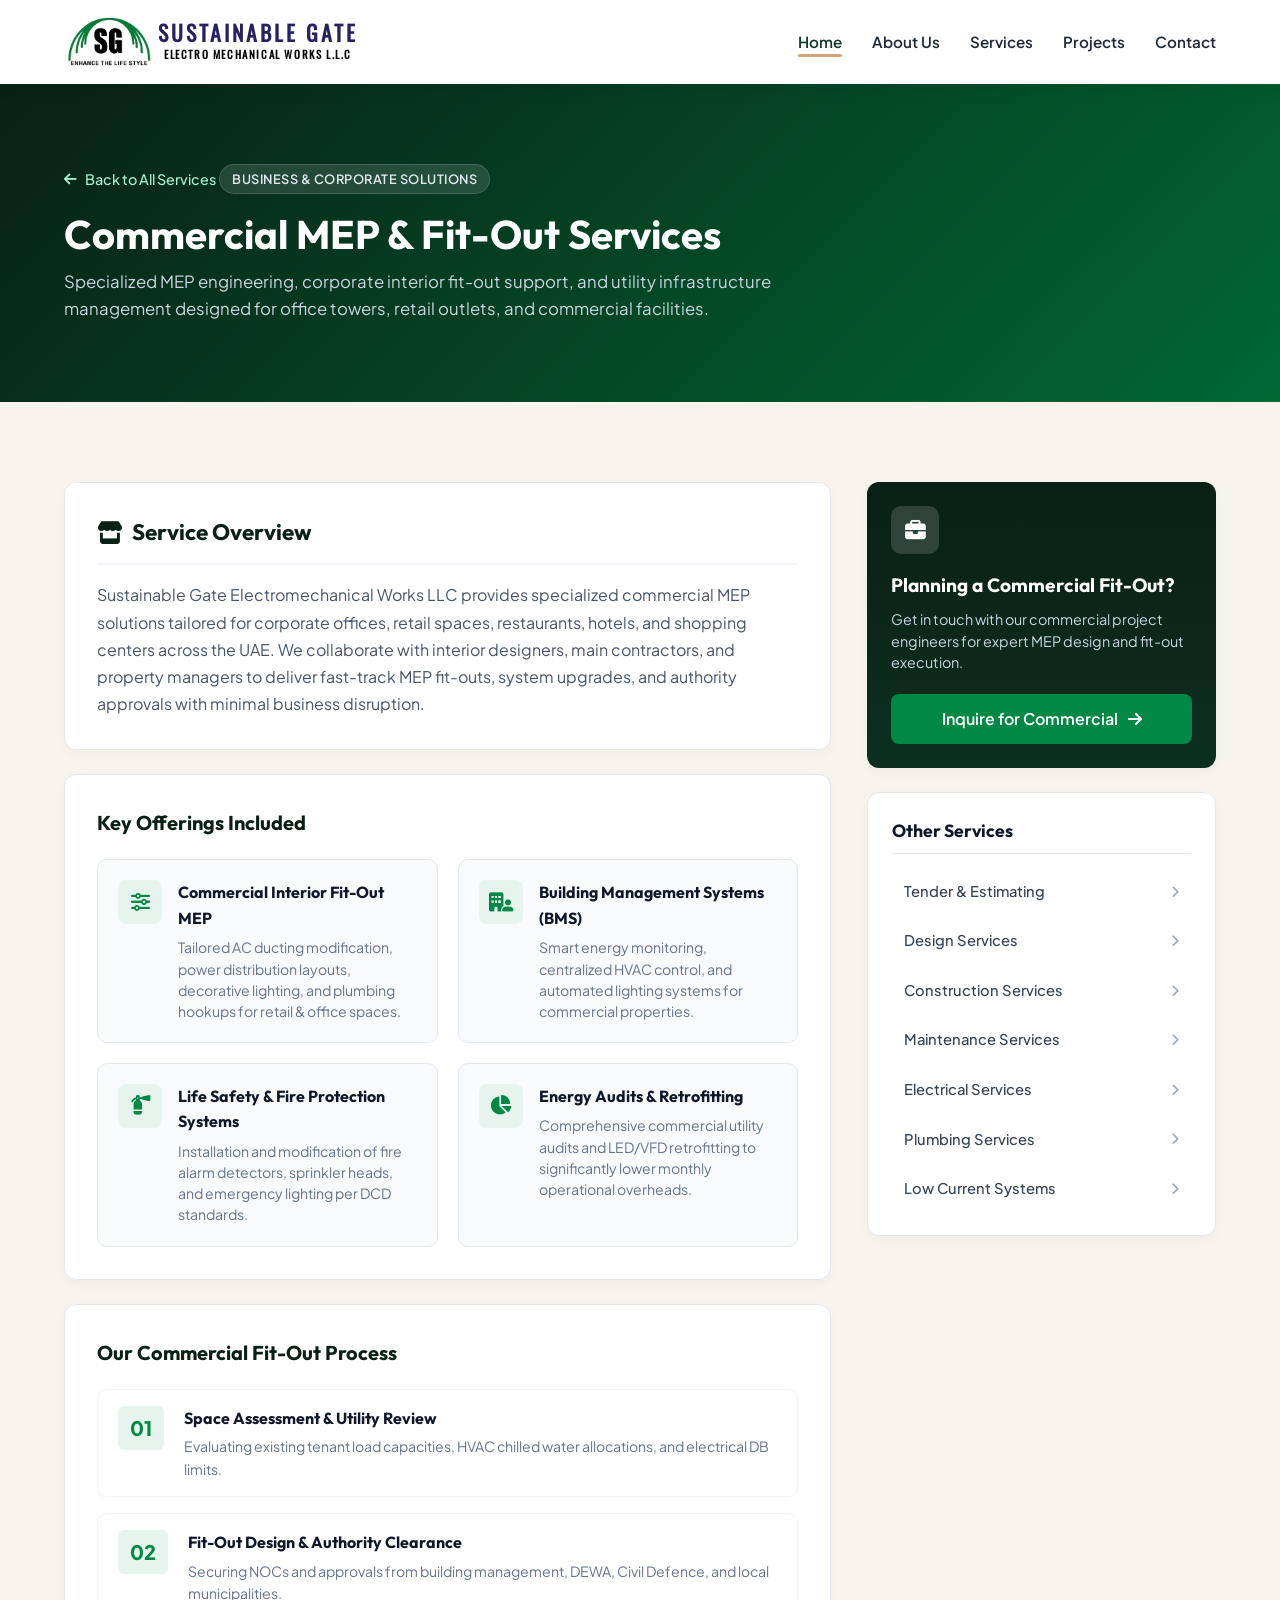
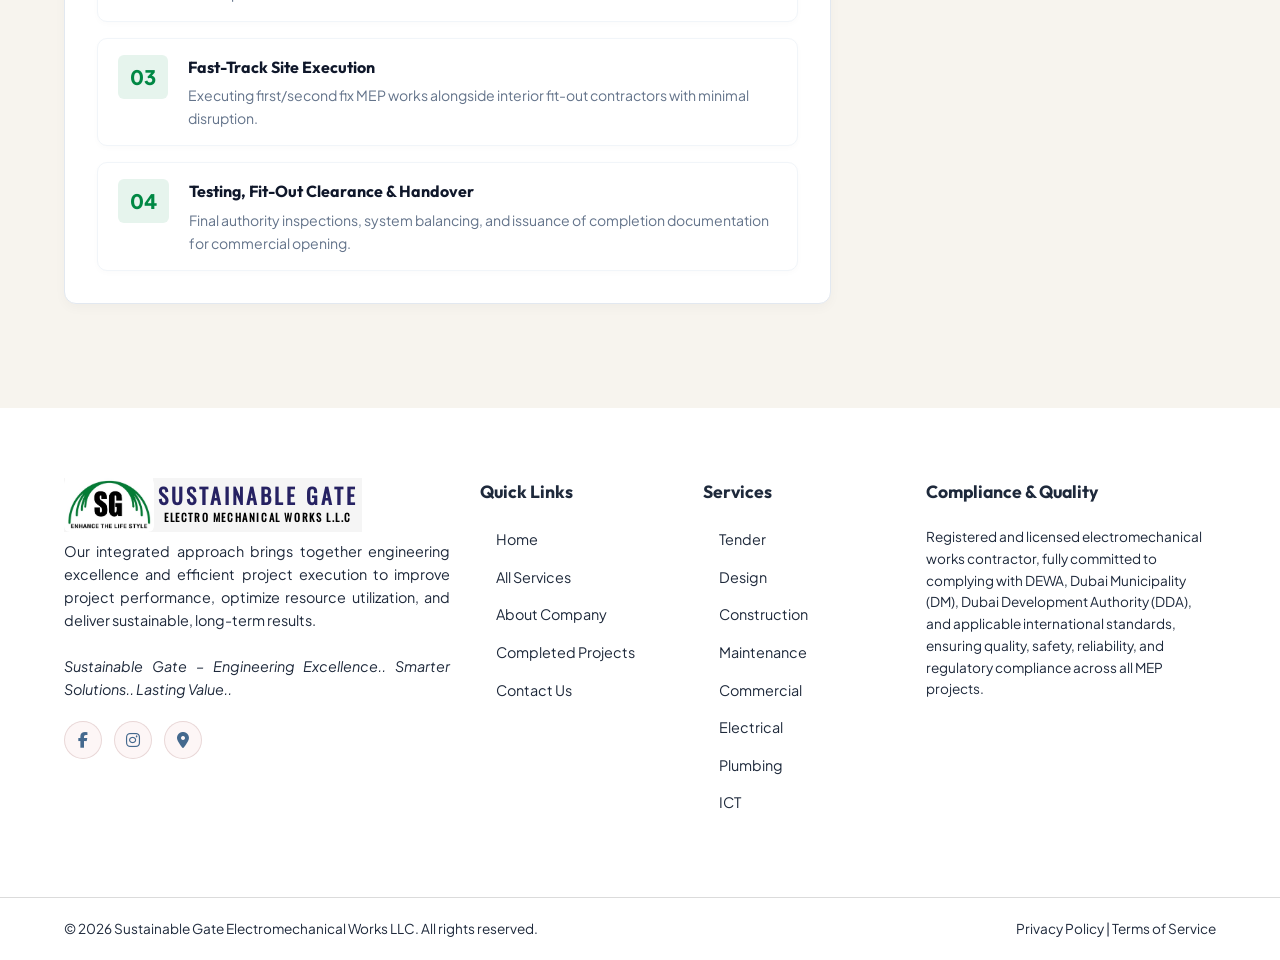
<file: commercial.html>
<!DOCTYPE html>
<html lang="en">

<head>
    <meta charset="UTF-8">
    <meta name="viewport" content="width=device-width, initial-scale=1.0">
    <title>Sustainable Gate Electromechanical Works LLC</title>

    <!-- Square Favicon for Browsers -->
    <link rel="icon" type="image/png" sizes="32x32" href="logo.jpg">
    <link rel="apple-touch-icon" sizes="180x180" href="logo.jpg">

    <!-- FontAwesome & Google Fonts -->
    <link rel="stylesheet" href="https://cdnjs.cloudflare.com/ajax/libs/font-awesome/6.4.0/css/all.min.css">
    <link
        href="https://fonts.googleapis.com/css2?family=Plus+Jakarta+Sans:wght@300;400;500;600;700;800&family=Outfit:wght@400;600;700&display=swap"
        rel="stylesheet">
    <link rel="stylesheet" href="style.css">
    <script src="index.js" defer></script>
</head>

<body>

    <!-- Top Utility Bar -->
    <!-- <div class="top-bar">
        <div class="top-info">
            <span><i class="fa-solid fa-location-dot"></i> Dubai, UAE</span>
            <span><i class="fa-solid fa-phone"></i> +971 5 893 58287</span>
            <span><i class="fa-solid fa-envelope"></i> info@sustainablegate.ae</span>
        </div>
        <div class="top-hours">
            <i class="fa-regular fa-clock"></i> Mon - Sat: 9:00 AM - 7:00 PM
        </div>
    </div> -->

    <!-- Header / Navigation -->
  <header>
    <nav class="navbar">
      <a class="logo-container" href="index.html">
        <div class="logo-icon-card">
          <img src="logo.jpg" alt="Sustainable Gate Logo" class="card-logo-img">
        </div>
        <div class="logo-text">
          <span class="font-oswald logo-title">SUSTAINABLE GATE</span>
          <span class="font-oswald logo-subtitle">ELECTRO MECHANICAL WORKS L.L.C</span>
        </div>
      </a>

      <!-- Hamburger Toggle Button (Mobile View) -->
      <button class="hamburger-toggle" id="hamburger-toggle" aria-label="Toggle Navigation Menu"
        onclick="toggleMobileMenu()">
        <i class="fa-solid fa-bars icon-open"></i>
        <i class="fa-solid fa-xmark icon-close"></i>
      </button>

      <!-- Navigation Links -->
      <ul class="nav-links" id="nav-links">
        <li><a id="nav-home" href="#home" class="active" onclick="handleMobileNav('home', event)">Home</a></li>
        <li><a id="nav-about" href="#about" onclick="handleMobileNav('about', event)">About Us</a></li>
        <li><a id="nav-services" href="#services" onclick="handleMobileNav('services', event)">Services</a></li>
        <li><a id="nav-projects" href="#projects" onclick="handleMobileNav('projects', event)">Projects</a></li>
        <li><a id="nav-contact" href="#contact" onclick="handleMobileNav('contact', event)">Contact</a></li>
      </ul>
    </nav>
  </header>

    <div id="page-commercial" class="page active">
        <!-- Service Hero Banner -->
        <section class="service-hero-banner section">
            <div class="container">
                <a href="./index.html#services" onclick="navigateTo('services', event)" class="back-nav-link">
                    <i class="fa-solid fa-arrow-left"></i> Back to All Services
                </a>
                <div class="hero-badge">Business & Corporate Solutions</div>
                <h1 class="hero-title">Commercial MEP & Fit-Out Services</h1>
                <p class="hero-description">
                    Specialized MEP engineering, corporate interior fit-out support, and utility infrastructure
                    management designed for office towers, retail outlets, and commercial facilities.
                </p>
            </div>
        </section>

        <!-- Service Details Content Section -->
        <section class="section">
            <div class="container service-grid-layout">

                <!-- Main Left Column -->
                <main class="service-main-body">

                    <!-- Overview Card -->
                    <article class="content-card">
                        <h2 class="card-heading"><i class="fa-solid fa-store"></i> Service Overview</h2>
                        <p class="lead-text">
                            Sustainable Gate Electromechanical Works LLC provides specialized commercial MEP solutions
                            tailored for corporate offices, retail spaces, restaurants, hotels, and shopping centers
                            across the UAE. We collaborate with interior designers, main contractors, and property
                            managers to deliver fast-track MEP fit-outs, system upgrades, and authority approvals with
                            minimal business disruption.
                        </p>
                    </article>

                    <!-- Key Offerings Card -->
                    <article class="content-card">
                        <h3 class="card-subheading">Key Offerings Included</h3>
                        <div class="offerings-grid">
                            <div class="offering-box">
                                <div class="offering-icon"><i class="fa-solid fa-sliders"></i></div>
                                <div class="offering-info">
                                    <h4>Commercial Interior Fit-Out MEP</h4>
                                    <p>Tailored AC ducting modification, power distribution layouts, decorative
                                        lighting, and plumbing hookups for retail & office spaces.</p>
                                </div>
                            </div>

                            <div class="offering-box">
                                <div class="offering-icon"><i class="fa-solid fa-building-user"></i></div>
                                <div class="offering-info">
                                    <h4>Building Management Systems (BMS)</h4>
                                    <p>Smart energy monitoring, centralized HVAC control, and automated lighting systems
                                        for commercial properties.</p>
                                </div>
                            </div>

                            <div class="offering-box">
                                <div class="offering-icon"><i class="fa-solid fa-fire-extinguisher"></i></div>
                                <div class="offering-info">
                                    <h4>Life Safety & Fire Protection Systems</h4>
                                    <p>Installation and modification of fire alarm detectors, sprinkler heads, and
                                        emergency lighting per DCD standards.</p>
                                </div>
                            </div>

                            <div class="offering-box">
                                <div class="offering-icon"><i class="fa-solid fa-chart-pie"></i></div>
                                <div class="offering-info">
                                    <h4>Energy Audits & Retrofitting</h4>
                                    <p>Comprehensive commercial utility audits and LED/VFD retrofitting to significantly
                                        lower monthly operational overheads.</p>
                                </div>
                            </div>
                        </div>
                    </article>

                    <!-- Process Card -->
                    <article class="content-card">
                        <h3 class="card-subheading">Our Commercial Fit-Out Process</h3>
                        <div class="process-steps">
                            <div class="process-step-item">
                                <span class="step-num">01</span>
                                <div class="step-details">
                                    <h4>Space Assessment & Utility Review</h4>
                                    <p>Evaluating existing tenant load capacities, HVAC chilled water allocations, and
                                        electrical DB limits.</p>
                                </div>
                            </div>

                            <div class="process-step-item">
                                <span class="step-num">02</span>
                                <div class="step-details">
                                    <h4>Fit-Out Design & Authority Clearance</h4>
                                    <p>Securing NOCs and approvals from building management, DEWA, Civil Defence, and
                                        local municipalities.</p>
                                </div>
                            </div>

                            <div class="process-step-item">
                                <span class="step-num">03</span>
                                <div class="step-details">
                                    <h4>Fast-Track Site Execution</h4>
                                    <p>Executing first/second fix MEP works alongside interior fit-out contractors with
                                        minimal disruption.</p>
                                </div>
                            </div>

                            <div class="process-step-item">
                                <span class="step-num">04</span>
                                <div class="step-details">
                                    <h4>Testing, Fit-Out Clearance & Handover</h4>
                                    <p>Final authority inspections, system balancing, and issuance of completion
                                        documentation for commercial opening.</p>
                                </div>
                            </div>
                        </div>
                    </article>

                </main>

                <!-- Sidebar Right Column -->
                <aside class="service-sidebar">

                    <!-- Call to Action Box -->
                    <div class="sidebar-widget cta-widget">
                        <div class="widget-icon"><i class="fa-solid fa-briefcase"></i></div>
                        <h3>Planning a Commercial Fit-Out?</h3>
                        <p>Get in touch with our commercial project engineers for expert MEP design and fit-out
                            execution.</p>
                        <a href="./index.html#contact" onclick="navigateTo('contact', event)" class="btn-sidebar-cta">
                            Inquire for Commercial <i class="fa-solid fa-arrow-right"></i>
                        </a>
                    </div>

                    <!-- Service Quick Navigation -->
                    <div class="sidebar-widget nav-widget">
                        <h3>Other Services</h3>
                        <nav class="sidebar-nav-list">
                            <a href="./tender.html" class="nav-item">
                                <span>Tender & Estimating</span> <i class="fa-solid fa-chevron-right"></i>
                            </a>
                            <a href="./design.html" class="nav-item">
                                <span>Design Services</span> <i class="fa-solid fa-chevron-right"></i>
                            </a>
                            <a href="./construction.html" class="nav-item">
                                <span>Construction Services</span> <i class="fa-solid fa-chevron-right"></i>
                            </a>
                            <a href="./maintenance.html" class="nav-item">
                                <span>Maintenance Services</span> <i class="fa-solid fa-chevron-right"></i>
                            </a>
                            <a href="./electrical.html" class="nav-item">
                                <span>Electrical Services</span> <i class="fa-solid fa-chevron-right"></i>
                            </a>
                            <a href="./plumbing.html" class="nav-item">
                                <span>Plumbing Services</span> <i class="fa-solid fa-chevron-right"></i>
                            </a>
                            <a href="./low-current.html" class="nav-item">
                                <span>Low Current Systems</span> <i class="fa-solid fa-chevron-right"></i>
                            </a>
                        </nav>
                    </div>

                </aside>

            </div>
        </section>
    </div>
    <!-- Footer -->
  <footer>
    <div class="footer-container">
      <div class="footer-about">
        <a class="logo-container" href="index.html"
          style="width: fit-content; background-color: whitesmoke; padding-right: 4px; margin-bottom: 8px;">
          <div class="logo-icon-card">
            <img src="logo.jpg" alt="Sustainable Gate Logo" class="card-logo-img">
          </div>
          <div class="logo-text">
            <span class="font-oswald logo-title">SUSTAINABLE GATE</span>
            <span class="font-oswald logo-subtitle">ELECTRO MECHANICAL WORKS L.L.C</span>
          </div>
        </a>
          <p>Our integrated approach brings together engineering excellence and efficient project execution to improve project performance, optimize resource utilization, and deliver sustainable, long-term results.<br><br>
        <em>Sustainable Gate – Engineering Excellence.. Smarter Solutions.. Lasting Value..</em></p>

        <!-- Social Media & Google Maps Links -->
        <div class="footer-social-links">
          <a href="https://facebook.com" target="_blank" rel="noopener noreferrer" class="social-btn facebook"
            title="Facebook">
            <i class="fa-brands fa-facebook-f"></i>
          </a>
          <a href="https://instagram.com" target="_blank" rel="noopener noreferrer" class="social-btn instagram"
            title="Instagram">
            <i class="fa-brands fa-instagram"></i>
          </a>
          <a href="https://maps.app.goo.gl/SVdFhmBs4s1AqTMv5" target="_blank" rel="noopener noreferrer"
            class="social-btn location" title="Our Location">
            <i class="fa-solid fa-location-dot"></i>
          </a>
        </div>
      </div>

      <div class="footer-links-group">
        <div class="footer-col">
          <h4 class="footer-title">Quick Links</h4>
          <ul class="footer-links">
            <li><a onclick="navigateTo('home')" style="cursor: pointer;">Home</a></li>
            <li><a onclick="navigateTo('services')" style="cursor: pointer;">All Services</a></li>
            <li><a onclick="navigateTo('about')" style="cursor: pointer;">About Company</a></li>
            <li><a onclick="navigateTo('projects')" style="cursor: pointer;">Completed Projects</a></li>
            <li><a onclick="navigateTo('contact')" style="cursor: pointer;">Contact Us</a></li>
          </ul>
        </div>

        <div class="footer-col">
          <h4 class="footer-title">Services</h4>
          <ul class="footer-links">
            <li><a href="./tender.html" style="cursor: pointer;">Tender</a></li>
            <li><a href="./design.html" style="cursor: pointer;">Design</a></li>
            <li><a href="./construction.html" style="cursor: pointer;">Construction</a></li>
            <li><a href="./maintenance.html" style="cursor: pointer;">Maintenance</a></li>
            <li><a href="./commercial.html" style="cursor: pointer;">Commercial</a></li>
            <li><a href="./electrical.html" style="cursor: pointer;">Electrical</a></li>
            <li><a href="./plumbing.html" style="cursor: pointer;">Plumbing</a></li>
            <li><a href="./low-current.html" style="cursor: pointer;">ICT</a></li>
          </ul>
        </div>
      </div>

      <div>
        <h4 class="footer-title">Compliance & Quality</h4>
        <p style="font-size: 0.85rem; line-height: 1.6;">Registered and licensed electromechanical works contractor, fully committed to complying with DEWA, Dubai Municipality (DM), Dubai Development Authority (DDA), and applicable international standards, ensuring quality, safety, reliability, and regulatory compliance across all MEP projects.</p>
      </div>
    </div>

    <div class="footer-bottom">
      <div>&copy; 2026 Sustainable Gate Electromechanical Works LLC. All rights reserved.</div>
      <div>Privacy Policy | Terms of Service</div>
    </div>
  </footer>

</body>

</html>
</file>
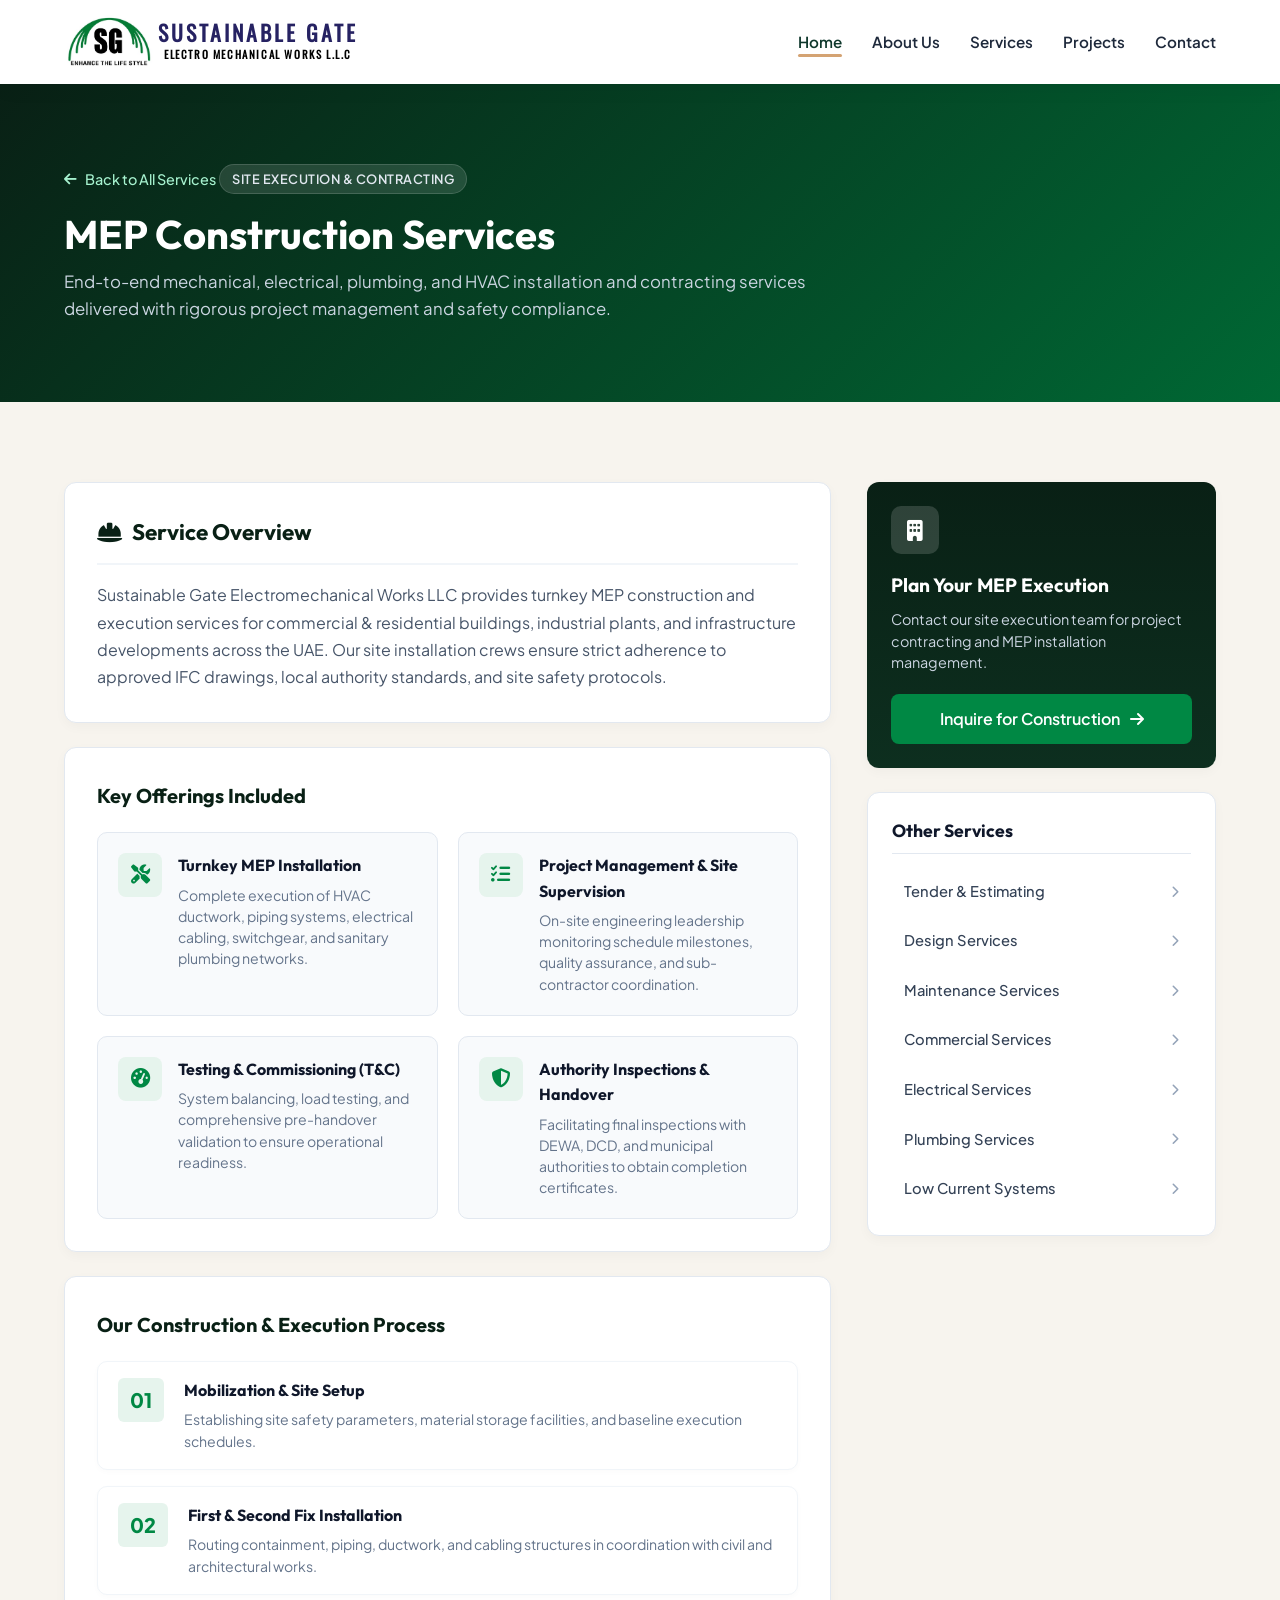
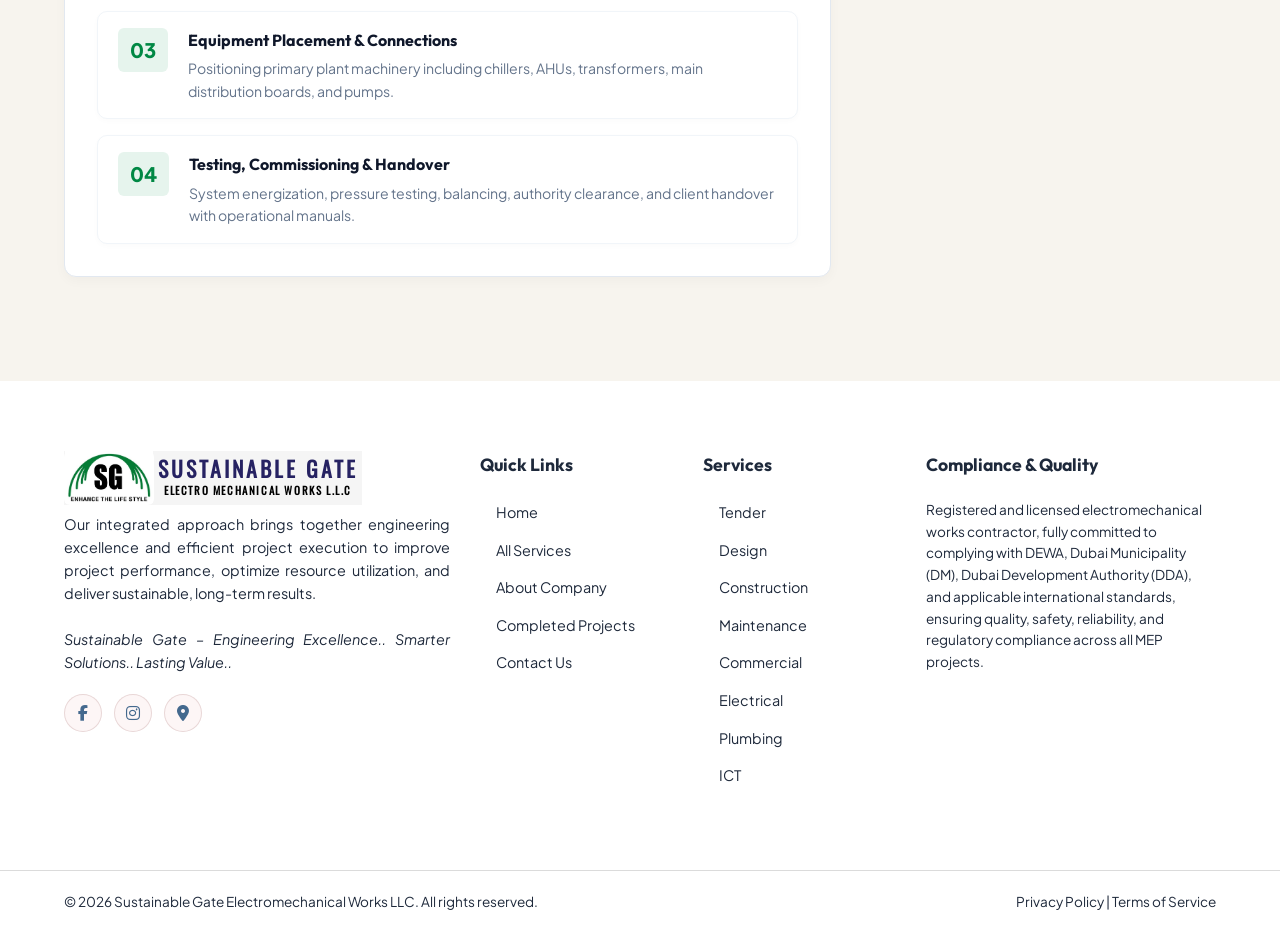
<file: construction.html>
<!DOCTYPE html>
<html lang="en">

<head>
    <meta charset="UTF-8">
    <meta name="viewport" content="width=device-width, initial-scale=1.0">
    <title>Sustainable Gate Electromechanical Works LLC</title>

    <!-- Square Favicon for Browsers -->
    <link rel="icon" type="image/png" sizes="32x32" href="logo.jpg">
    <link rel="apple-touch-icon" sizes="180x180" href="logo.jpg">

    <!-- FontAwesome & Google Fonts -->
    <link rel="stylesheet" href="https://cdnjs.cloudflare.com/ajax/libs/font-awesome/6.4.0/css/all.min.css">
    <link
        href="https://fonts.googleapis.com/css2?family=Plus+Jakarta+Sans:wght@300;400;500;600;700;800&family=Outfit:wght@400;600;700&display=swap"
        rel="stylesheet">
    <link rel="stylesheet" href="style.css">
    <script src="index.js" defer></script>
</head>

<body>

    <!-- Top Utility Bar -->
    <!-- <div class="top-bar">
        <div class="top-info">
            <span><i class="fa-solid fa-location-dot"></i> Dubai, UAE</span>
            <span><i class="fa-solid fa-phone"></i> +971 5 893 58287</span>
            <span><i class="fa-solid fa-envelope"></i> info@sustainablegate.ae</span>
        </div>
        <div class="top-hours">
            <i class="fa-regular fa-clock"></i> Mon - Sat: 9:00 AM - 7:00 PM
        </div>
    </div> -->

    <!-- Header / Navigation -->
  <header>
    <nav class="navbar">
      <a class="logo-container" href="index.html">
        <div class="logo-icon-card">
          <img src="logo.jpg" alt="Sustainable Gate Logo" class="card-logo-img">
        </div>
        <div class="logo-text">
          <span class="font-oswald logo-title">SUSTAINABLE GATE</span>
          <span class="font-oswald logo-subtitle">ELECTRO MECHANICAL WORKS L.L.C</span>
        </div>
      </a>

      <!-- Hamburger Toggle Button (Mobile View) -->
      <button class="hamburger-toggle" id="hamburger-toggle" aria-label="Toggle Navigation Menu"
        onclick="toggleMobileMenu()">
        <i class="fa-solid fa-bars icon-open"></i>
        <i class="fa-solid fa-xmark icon-close"></i>
      </button>

      <!-- Navigation Links -->
      <ul class="nav-links" id="nav-links">
        <li><a id="nav-home" href="#home" class="active" onclick="handleMobileNav('home', event)">Home</a></li>
        <li><a id="nav-about" href="#about" onclick="handleMobileNav('about', event)">About Us</a></li>
        <li><a id="nav-services" href="#services" onclick="handleMobileNav('services', event)">Services</a></li>
        <li><a id="nav-projects" href="#projects" onclick="handleMobileNav('projects', event)">Projects</a></li>
        <li><a id="nav-contact" href="#contact" onclick="handleMobileNav('contact', event)">Contact</a></li>
      </ul>
    </nav>
  </header>

    <div id="page-construction" class="page active">
        <!-- Service Hero Banner -->
        <section class="service-hero-banner section">
            <div class="container">
                <a href="./index.html#services" onclick="navigateTo('services', event)" class="back-nav-link">
                    <i class="fa-solid fa-arrow-left"></i> Back to All Services
                </a>
                <div class="hero-badge">Site Execution & Contracting</div>
                <h1 class="hero-title">MEP Construction Services</h1>
                <p class="hero-description">
                    End-to-end mechanical, electrical, plumbing, and HVAC installation and contracting services
                    delivered with rigorous project management and safety compliance.
                </p>
            </div>
        </section>

        <!-- Service Details Content Section -->
        <section class="section">
            <div class="container service-grid-layout">

                <!-- Main Left Column -->
                <main class="service-main-body">

                    <!-- Overview Card -->
                    <article class="content-card">
                        <h2 class="card-heading"><i class="fa-solid fa-helmet-safety"></i> Service Overview</h2>
                        <p class="lead-text">
                            Sustainable Gate Electromechanical Works LLC provides turnkey MEP construction and execution
                            services for commercial & residential buildings, industrial plants, and infrastructure
                            developments across the UAE. Our site installation crews ensure strict adherence to approved
                            IFC drawings, local authority standards, and site safety protocols.
                        </p>
                    </article>

                    <!-- Key Offerings Card -->
                    <article class="content-card">
                        <h3 class="card-subheading">Key Offerings Included</h3>
                        <div class="offerings-grid">
                            <div class="offering-box">
                                <div class="offering-icon"><i class="fa-solid fa-screwdriver-wrench"></i></div>
                                <div class="offering-info">
                                    <h4>Turnkey MEP Installation</h4>
                                    <p>Complete execution of HVAC ductwork, piping systems, electrical cabling,
                                        switchgear, and sanitary plumbing networks.</p>
                                </div>
                            </div>

                            <div class="offering-box">
                                <div class="offering-icon"><i class="fa-solid fa-list-check"></i></div>
                                <div class="offering-info">
                                    <h4>Project Management & Site Supervision</h4>
                                    <p>On-site engineering leadership monitoring schedule milestones, quality assurance,
                                        and sub-contractor coordination.</p>
                                </div>
                            </div>

                            <div class="offering-box">
                                <div class="offering-icon"><i class="fa-solid fa-gauge-high"></i></div>
                                <div class="offering-info">
                                    <h4>Testing & Commissioning (T&C)</h4>
                                    <p>System balancing, load testing, and comprehensive pre-handover validation to
                                        ensure operational readiness.</p>
                                </div>
                            </div>

                            <div class="offering-box">
                                <div class="offering-icon"><i class="fa-solid fa-shield-halved"></i></div>
                                <div class="offering-info">
                                    <h4>Authority Inspections & Handover</h4>
                                    <p>Facilitating final inspections with DEWA, DCD, and municipal authorities to
                                        obtain completion certificates.</p>
                                </div>
                            </div>
                        </div>
                    </article>

                    <!-- Process Card -->
                    <article class="content-card">
                        <h3 class="card-subheading">Our Construction & Execution Process</h3>
                        <div class="process-steps">
                            <div class="process-step-item">
                                <span class="step-num">01</span>
                                <div class="step-details">
                                    <h4>Mobilization & Site Setup</h4>
                                    <p>Establishing site safety parameters, material storage facilities, and baseline
                                        execution schedules.</p>
                                </div>
                            </div>

                            <div class="process-step-item">
                                <span class="step-num">02</span>
                                <div class="step-details">
                                    <h4>First & Second Fix Installation</h4>
                                    <p>Routing containment, piping, ductwork, and cabling structures in coordination
                                        with civil and architectural works.</p>
                                </div>
                            </div>

                            <div class="process-step-item">
                                <span class="step-num">03</span>
                                <div class="step-details">
                                    <h4>Equipment Placement & Connections</h4>
                                    <p>Positioning primary plant machinery including chillers, AHUs, transformers, main
                                        distribution boards, and pumps.</p>
                                </div>
                            </div>

                            <div class="process-step-item">
                                <span class="step-num">04</span>
                                <div class="step-details">
                                    <h4>Testing, Commissioning & Handover</h4>
                                    <p>System energization, pressure testing, balancing, authority clearance, and client
                                        handover with operational manuals.</p>
                                </div>
                            </div>
                        </div>
                    </article>

                </main>

                <!-- Sidebar Right Column -->
                <aside class="service-sidebar">

                    <!-- Call to Action Box -->
                    <div class="sidebar-widget cta-widget">
                        <div class="widget-icon"><i class="fa-solid fa-building"></i></div>
                        <h3>Plan Your MEP Execution</h3>
                        <p>Contact our site execution team for project contracting and MEP installation management.</p>
                        <a href="./index.html#contact" onclick="navigateTo('contact', event)" class="btn-sidebar-cta">
                            Inquire for Construction <i class="fa-solid fa-arrow-right"></i>
                        </a>
                    </div>

                    <!-- Service Quick Navigation -->
                    <div class="sidebar-widget nav-widget">
                        <h3>Other Services</h3>
                        <nav class="sidebar-nav-list">
                            <a href="./tender.html" class="nav-item">
                                <span>Tender & Estimating</span> <i class="fa-solid fa-chevron-right"></i>
                            </a>
                            <a href="./design.html" class="nav-item">
                                <span>Design Services</span> <i class="fa-solid fa-chevron-right"></i>
                            </a>
                            <a href="./maintenance.html" class="nav-item">
                                <span>Maintenance Services</span> <i class="fa-solid fa-chevron-right"></i>
                            </a>
                            <a href="./commercial.html" class="nav-item">
                                <span>Commercial Services</span> <i class="fa-solid fa-chevron-right"></i>
                            </a>
                            <a href="./electrical.html" class="nav-item">
                                <span>Electrical Services</span> <i class="fa-solid fa-chevron-right"></i>
                            </a>
                            <a href="./plumbing.html" class="nav-item">
                                <span>Plumbing Services</span> <i class="fa-solid fa-chevron-right"></i>
                            </a>
                            <a href="./low-current.html" class="nav-item">
                                <span>Low Current Systems</span> <i class="fa-solid fa-chevron-right"></i>
                            </a>
                        </nav>
                    </div>

                </aside>

            </div>
        </section>
    </div>
    <!-- Footer -->
  <footer>
    <div class="footer-container">
      <div class="footer-about">
        <a class="logo-container" href="index.html"
          style="width: fit-content; background-color: whitesmoke; padding-right: 4px; margin-bottom: 8px;">
          <div class="logo-icon-card">
            <img src="logo.jpg" alt="Sustainable Gate Logo" class="card-logo-img">
          </div>
          <div class="logo-text">
            <span class="font-oswald logo-title">SUSTAINABLE GATE</span>
            <span class="font-oswald logo-subtitle">ELECTRO MECHANICAL WORKS L.L.C</span>
          </div>
        </a>
        <p>Our integrated approach brings together engineering excellence and efficient project execution to improve project performance, optimize resource utilization, and deliver sustainable, long-term results.<br><br>
        <em>Sustainable Gate – Engineering Excellence.. Smarter Solutions.. Lasting Value..</em></p>

        <!-- Social Media & Google Maps Links -->
        <div class="footer-social-links">
          <a href="https://facebook.com" target="_blank" rel="noopener noreferrer" class="social-btn facebook"
            title="Facebook">
            <i class="fa-brands fa-facebook-f"></i>
          </a>
          <a href="https://instagram.com" target="_blank" rel="noopener noreferrer" class="social-btn instagram"
            title="Instagram">
            <i class="fa-brands fa-instagram"></i>
          </a>
          <a href="https://maps.app.goo.gl/SVdFhmBs4s1AqTMv5" target="_blank" rel="noopener noreferrer"
            class="social-btn location" title="Our Location">
            <i class="fa-solid fa-location-dot"></i>
          </a>
        </div>
      </div>

      <div class="footer-links-group">
        <div class="footer-col">
          <h4 class="footer-title">Quick Links</h4>
          <ul class="footer-links">
            <li><a onclick="navigateTo('home')" style="cursor: pointer;">Home</a></li>
            <li><a onclick="navigateTo('services')" style="cursor: pointer;">All Services</a></li>
            <li><a onclick="navigateTo('about')" style="cursor: pointer;">About Company</a></li>
            <li><a onclick="navigateTo('projects')" style="cursor: pointer;">Completed Projects</a></li>
            <li><a onclick="navigateTo('contact')" style="cursor: pointer;">Contact Us</a></li>
          </ul>
        </div>

        <div class="footer-col">
          <h4 class="footer-title">Services</h4>
          <ul class="footer-links">
            <li><a href="./tender.html" style="cursor: pointer;">Tender</a></li>
            <li><a href="./design.html" style="cursor: pointer;">Design</a></li>
            <li><a href="./construction.html" style="cursor: pointer;">Construction</a></li>
            <li><a href="./maintenance.html" style="cursor: pointer;">Maintenance</a></li>
            <li><a href="./commercial.html" style="cursor: pointer;">Commercial</a></li>
            <li><a href="./electrical.html" style="cursor: pointer;">Electrical</a></li>
            <li><a href="./plumbing.html" style="cursor: pointer;">Plumbing</a></li>
            <li><a href="./low-current.html" style="cursor: pointer;">ICT</a></li>
          </ul>
        </div>
      </div>

      <div>
        <h4 class="footer-title">Compliance & Quality</h4>
        <p style="font-size: 0.85rem; line-height: 1.6;">Registered and licensed electromechanical works contractor, fully committed to complying with DEWA, Dubai Municipality (DM), Dubai Development Authority (DDA), and applicable international standards, ensuring quality, safety, reliability, and regulatory compliance across all MEP projects.</p>
      </div>
    </div>

    <div class="footer-bottom">
      <div>&copy; 2026 Sustainable Gate Electromechanical Works LLC. All rights reserved.</div>
      <div>Privacy Policy | Terms of Service</div>
    </div>
  </footer>

</body>

</html>
</file>
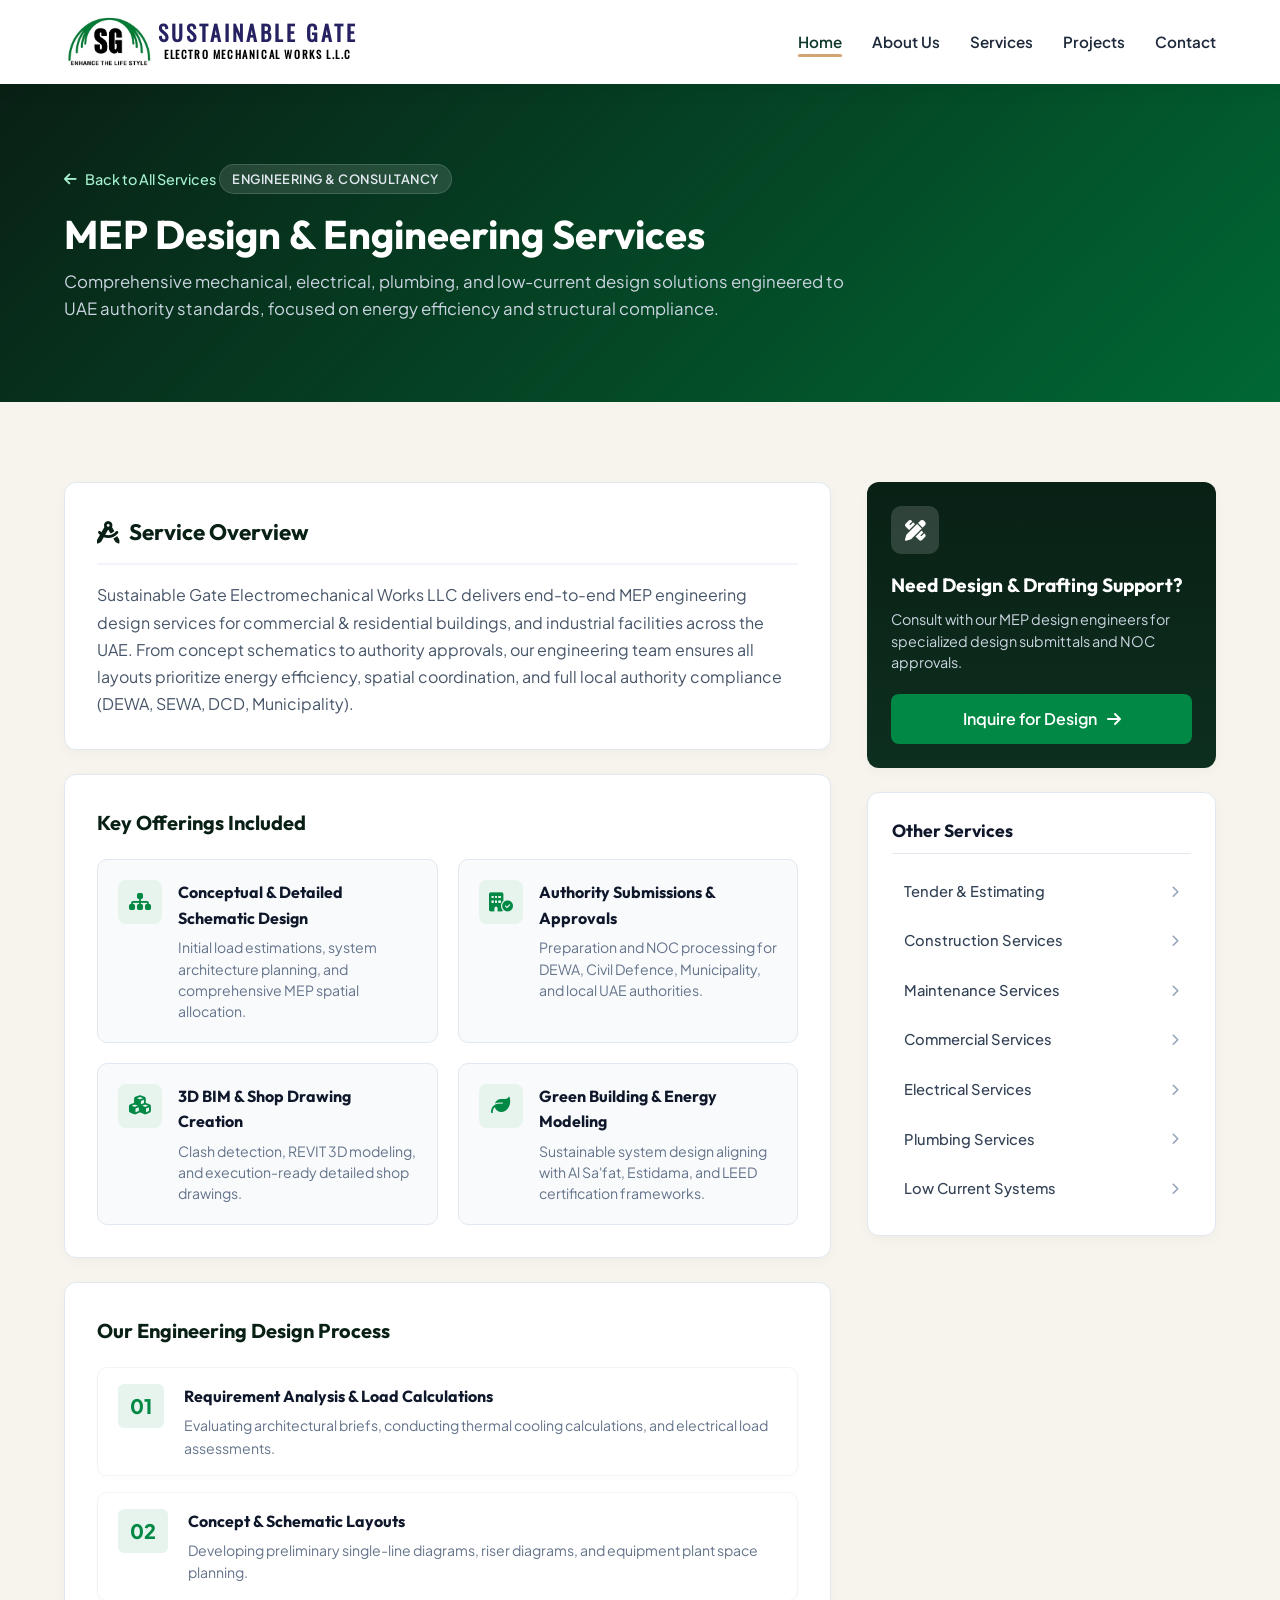
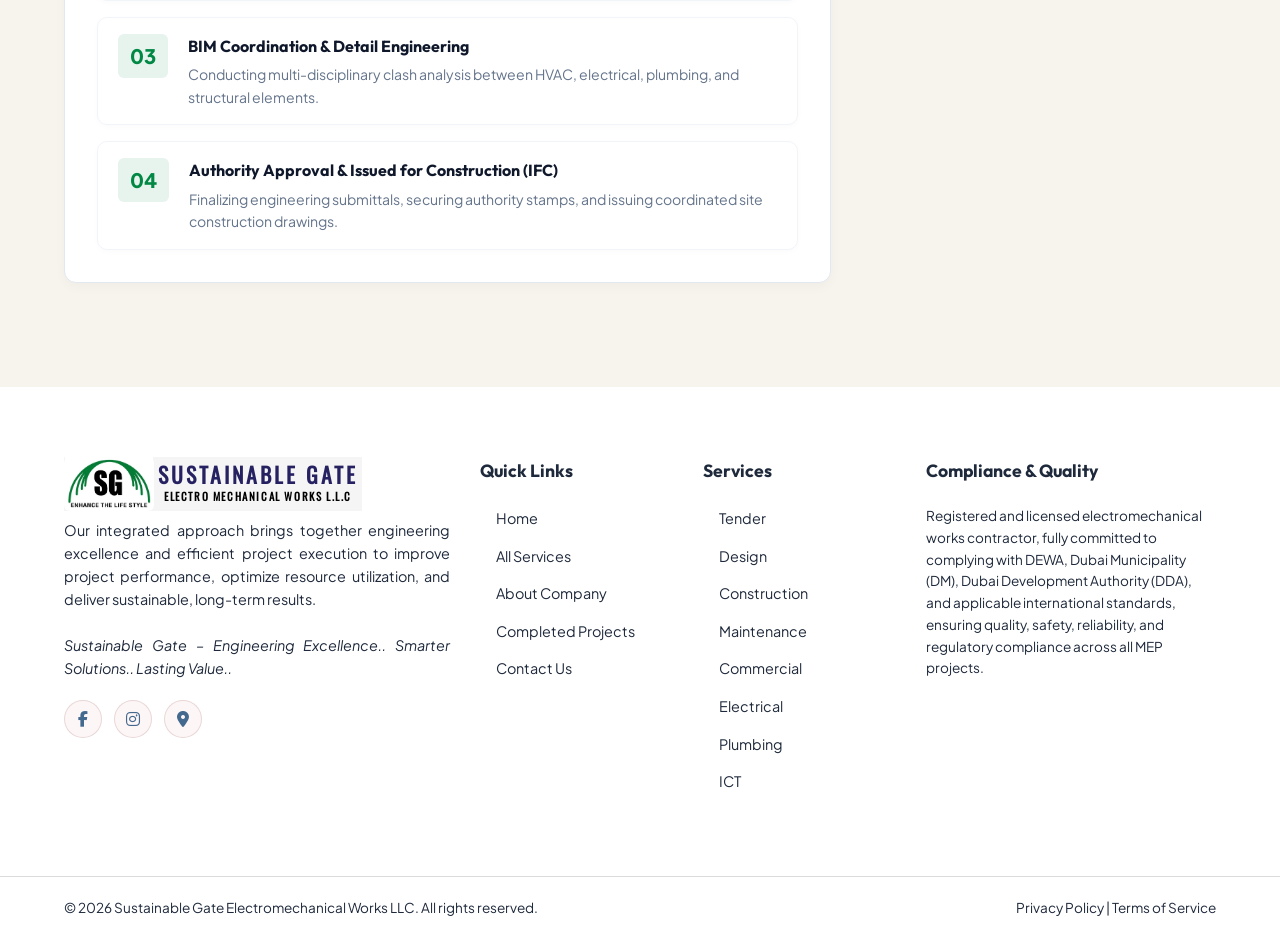
<file: design.html>
<!DOCTYPE html>
<html lang="en">

<head>
    <meta charset="UTF-8">
    <meta name="viewport" content="width=device-width, initial-scale=1.0">
    <title>Sustainable Gate Electromechanical Works LLC</title>

    <!-- Square Favicon for Browsers -->
    <link rel="icon" type="image/png" sizes="32x32" href="logo.jpg">
    <link rel="apple-touch-icon" sizes="180x180" href="logo.jpg">

    <!-- FontAwesome & Google Fonts -->
    <link rel="stylesheet" href="https://cdnjs.cloudflare.com/ajax/libs/font-awesome/6.4.0/css/all.min.css">
    <link
        href="https://fonts.googleapis.com/css2?family=Plus+Jakarta+Sans:wght@300;400;500;600;700;800&family=Outfit:wght@400;600;700&display=swap"
        rel="stylesheet">
    <link rel="stylesheet" href="style.css">
    <script src="index.js" defer></script>
</head>

<body>

    <!-- Top Utility Bar -->
    <!-- <div class="top-bar">
        <div class="top-info">
            <span><i class="fa-solid fa-location-dot"></i> Dubai, UAE</span>
            <span><i class="fa-solid fa-phone"></i> +971 5 893 58287</span>
            <span><i class="fa-solid fa-envelope"></i> info@sustainablegate.ae</span>
        </div>
        <div class="top-hours">
            <i class="fa-regular fa-clock"></i> Mon - Sat: 9:00 AM - 7:00 PM
        </div>
    </div> -->

    <!-- Header / Navigation -->
  <header>
    <nav class="navbar">
      <a class="logo-container" href="index.html">
        <div class="logo-icon-card">
          <img src="logo.jpg" alt="Sustainable Gate Logo" class="card-logo-img">
        </div>
        <div class="logo-text">
          <span class="font-oswald logo-title">SUSTAINABLE GATE</span>
          <span class="font-oswald logo-subtitle">ELECTRO MECHANICAL WORKS L.L.C</span>
        </div>
      </a>

      <!-- Hamburger Toggle Button (Mobile View) -->
      <button class="hamburger-toggle" id="hamburger-toggle" aria-label="Toggle Navigation Menu"
        onclick="toggleMobileMenu()">
        <i class="fa-solid fa-bars icon-open"></i>
        <i class="fa-solid fa-xmark icon-close"></i>
      </button>

      <!-- Navigation Links -->
      <ul class="nav-links" id="nav-links">
        <li><a id="nav-home" href="#home" class="active" onclick="handleMobileNav('home', event)">Home</a></li>
        <li><a id="nav-about" href="#about" onclick="handleMobileNav('about', event)">About Us</a></li>
        <li><a id="nav-services" href="#services" onclick="handleMobileNav('services', event)">Services</a></li>
        <li><a id="nav-projects" href="#projects" onclick="handleMobileNav('projects', event)">Projects</a></li>
        <li><a id="nav-contact" href="#contact" onclick="handleMobileNav('contact', event)">Contact</a></li>
      </ul>
    </nav>
  </header>

    <div id="page-design" class="page active">
        <!-- Service Hero Banner -->
        <section class="service-hero-banner section">
            <div class="container">
                <a href="./index.html#services" onclick="navigateTo('services', event)" class="back-nav-link">
                    <i class="fa-solid fa-arrow-left"></i> Back to All Services
                </a>
                <div class="hero-badge">Engineering & Consultancy</div>
                <h1 class="hero-title">MEP Design & Engineering Services</h1>
                <p class="hero-description">
                    Comprehensive mechanical, electrical, plumbing, and low-current design solutions engineered to UAE
                    authority standards, focused on energy efficiency and structural compliance.
                </p>
            </div>
        </section>

        <!-- Service Details Content Section -->
        <section class="section">
            <div class="container service-grid-layout">

                <!-- Main Left Column -->
                <main class="service-main-body">

                    <!-- Overview Card -->
                    <article class="content-card">
                        <h2 class="card-heading"><i class="fa-solid fa-compass-drafting"></i> Service Overview</h2>
                        <p class="lead-text">
                            Sustainable Gate Electromechanical Works LLC delivers end-to-end MEP engineering design
                            services for commercial & residential buildings, and industrial facilities across the UAE. From concept
                            schematics to authority approvals, our engineering team ensures all layouts prioritize
                            energy efficiency, spatial coordination, and full local authority compliance (DEWA, SEWA,
                            DCD, Municipality).
                        </p>
                    </article>

                    <!-- Key Offerings Card -->
                    <article class="content-card">
                        <h3 class="card-subheading">Key Offerings Included</h3>
                        <div class="offerings-grid">
                            <div class="offering-box">
                                <div class="offering-icon"><i class="fa-solid fa-sitemap"></i></div>
                                <div class="offering-info">
                                    <h4>Conceptual & Detailed Schematic Design</h4>
                                    <p>Initial load estimations, system architecture planning, and comprehensive MEP
                                        spatial allocation.</p>
                                </div>
                            </div>

                            <div class="offering-box">
                                <div class="offering-icon"><i class="fa-solid fa-building-circle-check"></i></div>
                                <div class="offering-info">
                                    <h4>Authority Submissions & Approvals</h4>
                                    <p>Preparation and NOC processing for DEWA, Civil Defence, Municipality, and local
                                        UAE authorities.</p>
                                </div>
                            </div>

                            <div class="offering-box">
                                <div class="offering-icon"><i class="fa-solid fa-cubes"></i></div>
                                <div class="offering-info">
                                    <h4>3D BIM & Shop Drawing Creation</h4>
                                    <p>Clash detection, REVIT 3D modeling, and execution-ready detailed shop drawings.
                                    </p>
                                </div>
                            </div>

                            <div class="offering-box">
                                <div class="offering-icon"><i class="fa-solid fa-leaf"></i></div>
                                <div class="offering-info">
                                    <h4>Green Building & Energy Modeling</h4>
                                    <p>Sustainable system design aligning with Al Sa'fat, Estidama, and LEED
                                        certification frameworks.</p>
                                </div>
                            </div>
                        </div>
                    </article>

                    <!-- Process Card -->
                    <article class="content-card">
                        <h3 class="card-subheading">Our Engineering Design Process</h3>
                        <div class="process-steps">
                            <div class="process-step-item">
                                <span class="step-num">01</span>
                                <div class="step-details">
                                    <h4>Requirement Analysis & Load Calculations</h4>
                                    <p>Evaluating architectural briefs, conducting thermal cooling calculations, and
                                        electrical load assessments.</p>
                                </div>
                            </div>

                            <div class="process-step-item">
                                <span class="step-num">02</span>
                                <div class="step-details">
                                    <h4>Concept & Schematic Layouts</h4>
                                    <p>Developing preliminary single-line diagrams, riser diagrams, and equipment plant
                                        space planning.</p>
                                </div>
                            </div>

                            <div class="process-step-item">
                                <span class="step-num">03</span>
                                <div class="step-details">
                                    <h4>BIM Coordination & Detail Engineering</h4>
                                    <p>Conducting multi-disciplinary clash analysis between HVAC, electrical, plumbing,
                                        and structural elements.</p>
                                </div>
                            </div>

                            <div class="process-step-item">
                                <span class="step-num">04</span>
                                <div class="step-details">
                                    <h4>Authority Approval & Issued for Construction (IFC)</h4>
                                    <p>Finalizing engineering submittals, securing authority stamps, and issuing
                                        coordinated site construction drawings.</p>
                                </div>
                            </div>
                        </div>
                    </article>

                </main>

                <!-- Sidebar Right Column -->
                <aside class="service-sidebar">

                    <!-- Call to Action Box -->
                    <div class="sidebar-widget cta-widget">
                        <div class="widget-icon"><i class="fa-solid fa-pen-ruler"></i></div>
                        <h3>Need Design & Drafting Support?</h3>
                        <p>Consult with our MEP design engineers for specialized design submittals and NOC approvals.
                        </p>
                        <a href="./index.html#contact" onclick="navigateTo('contact', event)" class="btn-sidebar-cta">
                            Inquire for Design <i class="fa-solid fa-arrow-right"></i>
                        </a>
                    </div>

                    <!-- Service Quick Navigation -->
                    <div class="sidebar-widget nav-widget">
                        <h3>Other Services</h3>
                        <nav class="sidebar-nav-list">
                            <a href="./tender.html" class="nav-item">
                                <span>Tender & Estimating</span> <i class="fa-solid fa-chevron-right"></i>
                            </a>
                            <a href="./construction.html" class="nav-item">
                                <span>Construction Services</span> <i class="fa-solid fa-chevron-right"></i>
                            </a>
                            <a href="./maintenance.html" class="nav-item">
                                <span>Maintenance Services</span> <i class="fa-solid fa-chevron-right"></i>
                            </a>
                            <a href="./commercial.html" class="nav-item">
                                <span>Commercial Services</span> <i class="fa-solid fa-chevron-right"></i>
                            </a>
                            <a href="./electrical.html" class="nav-item">
                                <span>Electrical Services</span> <i class="fa-solid fa-chevron-right"></i>
                            </a>
                            <a href="./plumbing.html" class="nav-item">
                                <span>Plumbing Services</span> <i class="fa-solid fa-chevron-right"></i>
                            </a>
                            <a href="./low-current.html" class="nav-item">
                                <span>Low Current Systems</span> <i class="fa-solid fa-chevron-right"></i>
                            </a>
                        </nav>
                    </div>

                </aside>

            </div>
        </section>
    </div>
    <!-- Footer -->
  <footer>
    <div class="footer-container">
      <div class="footer-about">
        <a class="logo-container" href="index.html"
          style="width: fit-content; background-color: whitesmoke; padding-right: 4px; margin-bottom: 8px;">
          <div class="logo-icon-card">
            <img src="logo.jpg" alt="Sustainable Gate Logo" class="card-logo-img">
          </div>
          <div class="logo-text">
            <span class="font-oswald logo-title">SUSTAINABLE GATE</span>
            <span class="font-oswald logo-subtitle">ELECTRO MECHANICAL WORKS L.L.C</span>
          </div>
        </a>
        <p>Our integrated approach brings together engineering excellence and efficient project execution to improve project performance, optimize resource utilization, and deliver sustainable, long-term results.<br><br>
        <em>Sustainable Gate – Engineering Excellence.. Smarter Solutions.. Lasting Value..</em></p>

        <!-- Social Media & Google Maps Links -->
        <div class="footer-social-links">
          <a href="https://facebook.com" target="_blank" rel="noopener noreferrer" class="social-btn facebook"
            title="Facebook">
            <i class="fa-brands fa-facebook-f"></i>
          </a>
          <a href="https://instagram.com" target="_blank" rel="noopener noreferrer" class="social-btn instagram"
            title="Instagram">
            <i class="fa-brands fa-instagram"></i>
          </a>
          <a href="https://maps.app.goo.gl/SVdFhmBs4s1AqTMv5" target="_blank" rel="noopener noreferrer"
            class="social-btn location" title="Our Location">
            <i class="fa-solid fa-location-dot"></i>
          </a>
        </div>
      </div>

      <div class="footer-links-group">
        <div class="footer-col">
          <h4 class="footer-title">Quick Links</h4>
          <ul class="footer-links">
            <li><a onclick="navigateTo('home')" style="cursor: pointer;">Home</a></li>
            <li><a onclick="navigateTo('services')" style="cursor: pointer;">All Services</a></li>
            <li><a onclick="navigateTo('about')" style="cursor: pointer;">About Company</a></li>
            <li><a onclick="navigateTo('projects')" style="cursor: pointer;">Completed Projects</a></li>
            <li><a onclick="navigateTo('contact')" style="cursor: pointer;">Contact Us</a></li>
          </ul>
        </div>

        <div class="footer-col">
          <h4 class="footer-title">Services</h4>
          <ul class="footer-links">
            <li><a href="./tender.html" style="cursor: pointer;">Tender</a></li>
            <li><a href="./design.html" style="cursor: pointer;">Design</a></li>
            <li><a href="./construction.html" style="cursor: pointer;">Construction</a></li>
            <li><a href="./maintenance.html" style="cursor: pointer;">Maintenance</a></li>
            <li><a href="./commercial.html" style="cursor: pointer;">Commercial</a></li>
            <li><a href="./electrical.html" style="cursor: pointer;">Electrical</a></li>
            <li><a href="./plumbing.html" style="cursor: pointer;">Plumbing</a></li>
            <li><a href="./low-current.html" style="cursor: pointer;">ICT</a></li>
          </ul>
        </div>
      </div>

      <div>
        <h4 class="footer-title">Compliance & Quality</h4>
        <p style="font-size: 0.85rem; line-height: 1.6;">Registered and licensed electromechanical works contractor, fully committed to complying with DEWA, Dubai Municipality (DM), Dubai Development Authority (DDA), and applicable international standards, ensuring quality, safety, reliability, and regulatory compliance across all MEP projects.</p>
      </div>
    </div>

    <div class="footer-bottom">
      <div>&copy; 2026 Sustainable Gate Electromechanical Works LLC. All rights reserved.</div>
      <div>Privacy Policy | Terms of Service</div>
    </div>
  </footer>

</body>

</html>
</file>
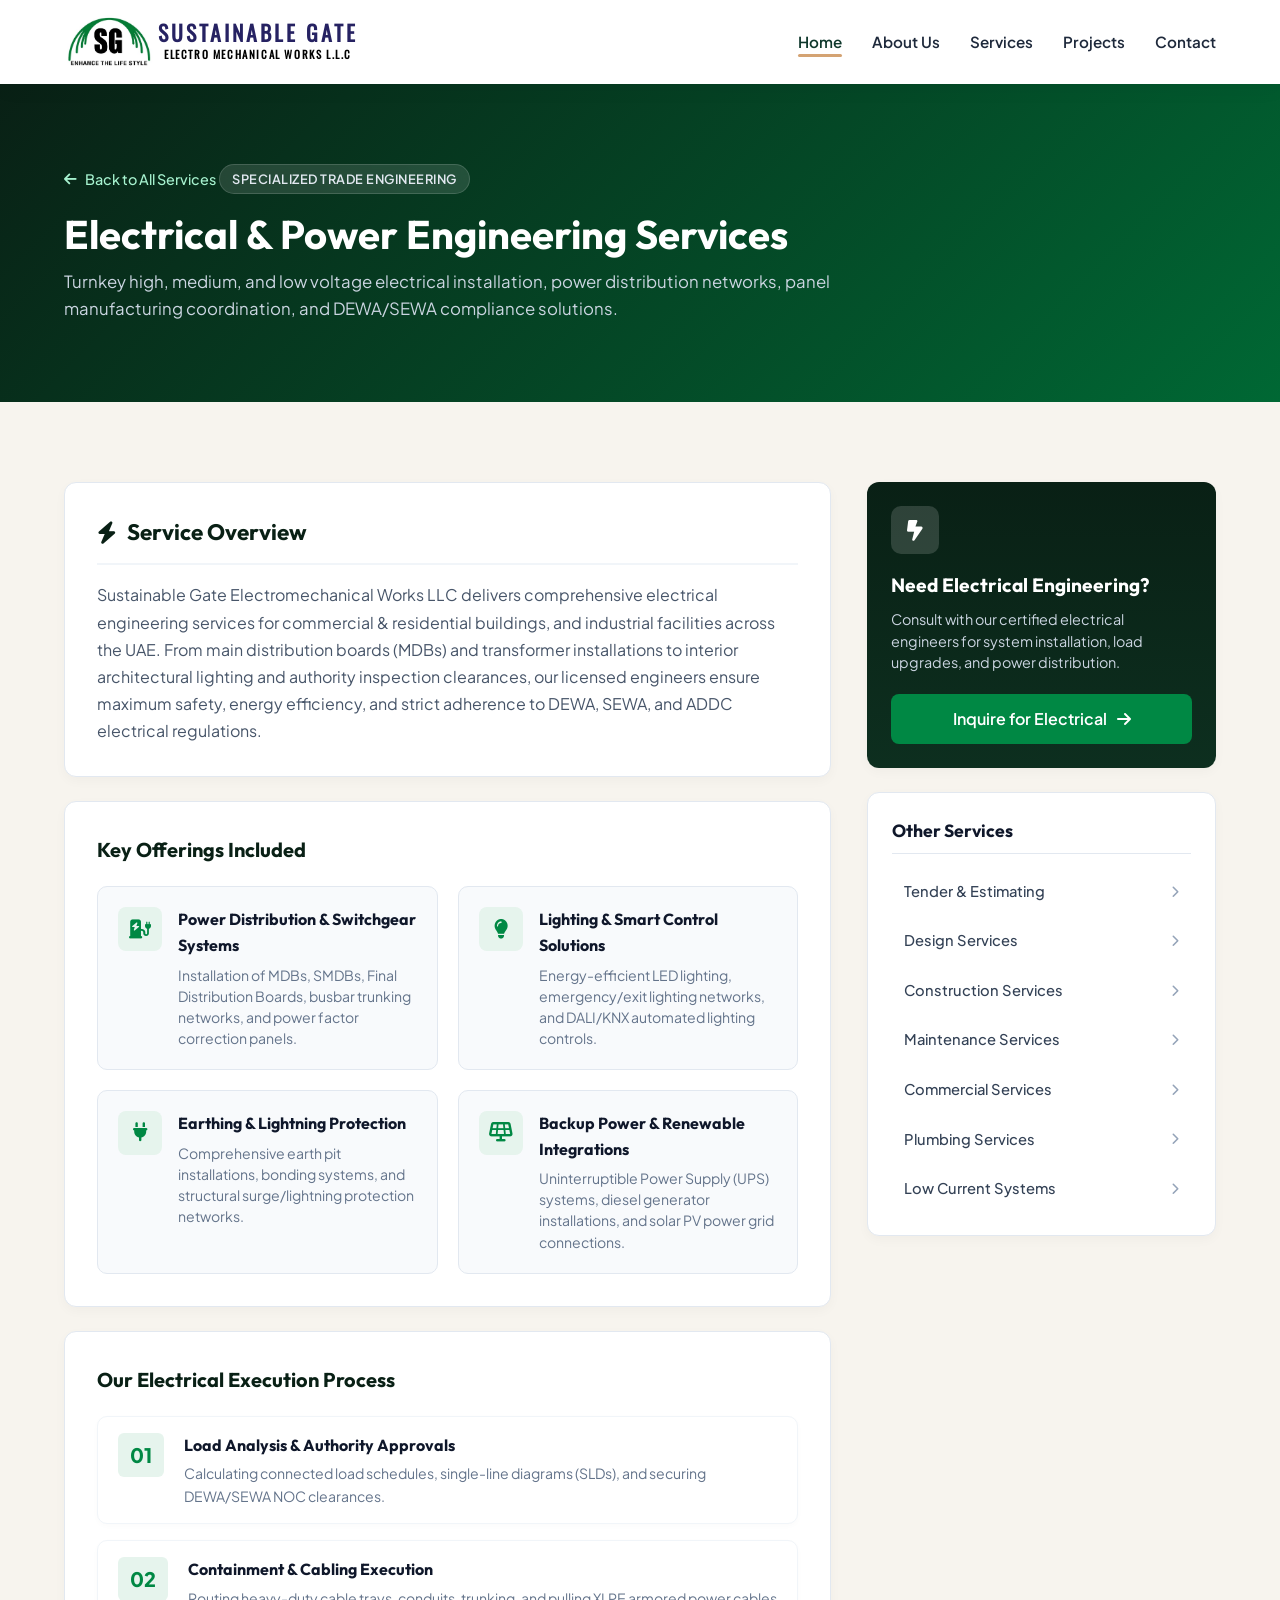
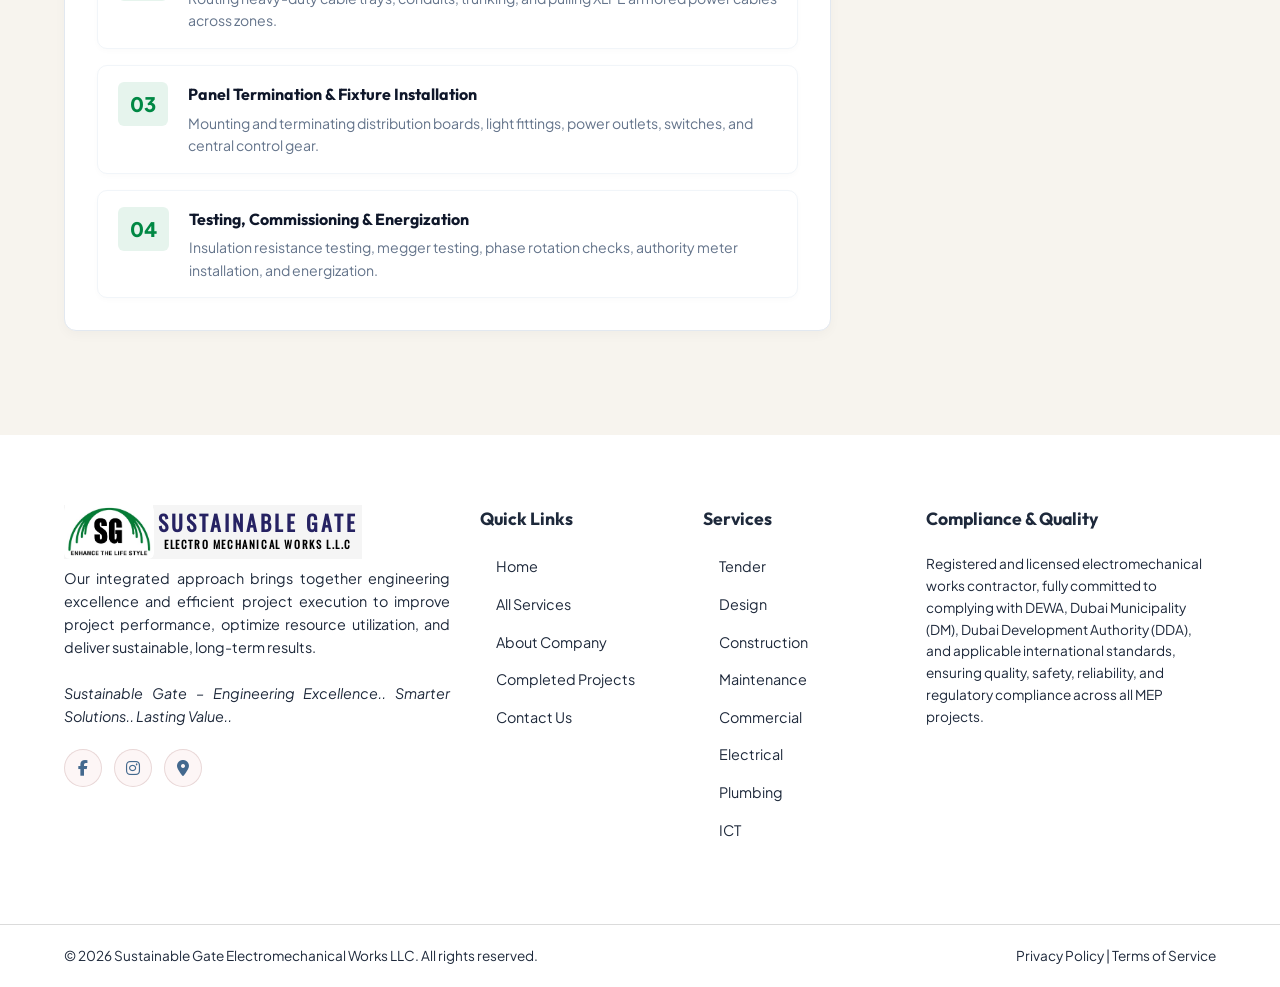
<file: electrical.html>
<!DOCTYPE html>
<html lang="en">

<head>
    <meta charset="UTF-8">
    <meta name="viewport" content="width=device-width, initial-scale=1.0">
    <title>Sustainable Gate Electromechanical Works LLC</title>

    <!-- Square Favicon for Browsers -->
    <link rel="icon" type="image/png" sizes="32x32" href="logo.jpg">
    <link rel="apple-touch-icon" sizes="180x180" href="logo.jpg">

    <!-- FontAwesome & Google Fonts -->
    <link rel="stylesheet" href="https://cdnjs.cloudflare.com/ajax/libs/font-awesome/6.4.0/css/all.min.css">
    <link
        href="https://fonts.googleapis.com/css2?family=Plus+Jakarta+Sans:wght@300;400;500;600;700;800&family=Outfit:wght@400;600;700&display=swap"
        rel="stylesheet">
    <link rel="stylesheet" href="style.css">
    <script src="index.js" defer></script>
</head>

<body>

    <!-- Top Utility Bar -->
    <!-- <div class="top-bar">
        <div class="top-info">
            <span><i class="fa-solid fa-location-dot"></i> Dubai, UAE</span>
            <span><i class="fa-solid fa-phone"></i> +971 5 893 58287</span>
            <span><i class="fa-solid fa-envelope"></i> info@sustainablegate.ae</span>
        </div>
        <div class="top-hours">
            <i class="fa-regular fa-clock"></i> Mon - Sat: 9:00 AM - 7:00 PM
        </div>
    </div> -->

    <!-- Header / Navigation -->
  <header>
    <nav class="navbar">
      <a class="logo-container" href="index.html">
        <div class="logo-icon-card">
          <img src="logo.jpg" alt="Sustainable Gate Logo" class="card-logo-img">
        </div>
        <div class="logo-text">
          <span class="font-oswald logo-title">SUSTAINABLE GATE</span>
          <span class="font-oswald logo-subtitle">ELECTRO MECHANICAL WORKS L.L.C</span>
        </div>
      </a>

      <!-- Hamburger Toggle Button (Mobile View) -->
      <button class="hamburger-toggle" id="hamburger-toggle" aria-label="Toggle Navigation Menu"
        onclick="toggleMobileMenu()">
        <i class="fa-solid fa-bars icon-open"></i>
        <i class="fa-solid fa-xmark icon-close"></i>
      </button>

      <!-- Navigation Links -->
      <ul class="nav-links" id="nav-links">
        <li><a id="nav-home" href="#home" class="active" onclick="handleMobileNav('home', event)">Home</a></li>
        <li><a id="nav-about" href="#about" onclick="handleMobileNav('about', event)">About Us</a></li>
        <li><a id="nav-services" href="#services" onclick="handleMobileNav('services', event)">Services</a></li>
        <li><a id="nav-projects" href="#projects" onclick="handleMobileNav('projects', event)">Projects</a></li>
        <li><a id="nav-contact" href="#contact" onclick="handleMobileNav('contact', event)">Contact</a></li>
      </ul>
    </nav>
  </header>

    <div id="page-electrical" class="page active">
        <!-- Service Hero Banner -->
        <section class="service-hero-banner section">
            <div class="container">
                <a href="./index.html#services" onclick="navigateTo('services', event)" class="back-nav-link">
                    <i class="fa-solid fa-arrow-left"></i> Back to All Services
                </a>
                <div class="hero-badge">Specialized Trade Engineering</div>
                <h1 class="hero-title">Electrical & Power Engineering Services</h1>
                <p class="hero-description">
                    Turnkey high, medium, and low voltage electrical installation, power distribution networks, panel
                    manufacturing coordination, and DEWA/SEWA compliance solutions.
                </p>
            </div>
        </section>

        <!-- Service Details Content Section -->
        <section class="section">
            <div class="container service-grid-layout">

                <!-- Main Left Column -->
                <main class="service-main-body">

                    <!-- Overview Card -->
                    <article class="content-card">
                        <h2 class="card-heading"><i class="fa-solid fa-bolt"></i> Service Overview</h2>
                        <p class="lead-text">
                            Sustainable Gate Electromechanical Works LLC delivers comprehensive electrical engineering
                            services for commercial & residential buildings, and industrial facilities across the UAE. From main
                            distribution boards (MDBs) and transformer installations to interior architectural lighting
                            and authority inspection clearances, our licensed engineers ensure maximum safety, energy
                            efficiency, and strict adherence to DEWA, SEWA, and ADDC electrical regulations.
                        </p>
                    </article>

                    <!-- Key Offerings Card -->
                    <article class="content-card">
                        <h3 class="card-subheading">Key Offerings Included</h3>
                        <div class="offerings-grid">
                            <div class="offering-box">
                                <div class="offering-icon"><i class="fa-solid fa-charging-station"></i></div>
                                <div class="offering-info">
                                    <h4>Power Distribution & Switchgear Systems</h4>
                                    <p>Installation of MDBs, SMDBs, Final Distribution Boards, busbar trunking networks,
                                        and power factor correction panels.</p>
                                </div>
                            </div>

                            <div class="offering-box">
                                <div class="offering-icon"><i class="fa-solid fa-lightbulb"></i></div>
                                <div class="offering-info">
                                    <h4>Lighting & Smart Control Solutions</h4>
                                    <p>Energy-efficient LED lighting, emergency/exit lighting networks, and DALI/KNX
                                        automated lighting controls.</p>
                                </div>
                            </div>

                            <div class="offering-box">
                                <div class="offering-icon"><i class="fa-solid fa-plug"></i></div>
                                <div class="offering-info">
                                    <h4>Earthing & Lightning Protection</h4>
                                    <p>Comprehensive earth pit installations, bonding systems, and structural
                                        surge/lightning protection networks.</p>
                                </div>
                            </div>

                            <div class="offering-box">
                                <div class="offering-icon"><i class="fa-solid fa-solar-panel"></i></div>
                                <div class="offering-info">
                                    <h4>Backup Power & Renewable Integrations</h4>
                                    <p>Uninterruptible Power Supply (UPS) systems, diesel generator installations, and
                                        solar PV power grid connections.</p>
                                </div>
                            </div>
                        </div>
                    </article>

                    <!-- Process Card -->
                    <article class="content-card">
                        <h3 class="card-subheading">Our Electrical Execution Process</h3>
                        <div class="process-steps">
                            <div class="process-step-item">
                                <span class="step-num">01</span>
                                <div class="step-details">
                                    <h4>Load Analysis & Authority Approvals</h4>
                                    <p>Calculating connected load schedules, single-line diagrams (SLDs), and securing
                                        DEWA/SEWA NOC clearances.</p>
                                </div>
                            </div>

                            <div class="process-step-item">
                                <span class="step-num">02</span>
                                <div class="step-details">
                                    <h4>Containment & Cabling Execution</h4>
                                    <p>Routing heavy-duty cable trays, conduits, trunking, and pulling XLPE armored
                                        power cables across zones.</p>
                                </div>
                            </div>

                            <div class="process-step-item">
                                <span class="step-num">03</span>
                                <div class="step-details">
                                    <h4>Panel Termination & Fixture Installation</h4>
                                    <p>Mounting and terminating distribution boards, light fittings, power outlets,
                                        switches, and central control gear.</p>
                                </div>
                            </div>

                            <div class="process-step-item">
                                <span class="step-num">04</span>
                                <div class="step-details">
                                    <h4>Testing, Commissioning & Energization</h4>
                                    <p>Insulation resistance testing, megger testing, phase rotation checks, authority
                                        meter installation, and energization.</p>
                                </div>
                            </div>
                        </div>
                    </article>

                </main>

                <!-- Sidebar Right Column -->
                <aside class="service-sidebar">

                    <!-- Call to Action Box -->
                    <div class="sidebar-widget cta-widget">
                        <div class="widget-icon"><i class="fa-solid fa-bolt-lightning"></i></div>
                        <h3>Need Electrical Engineering?</h3>
                        <p>Consult with our certified electrical engineers for system installation, load upgrades, and
                            power distribution.</p>
                        <a href="./index.html#contact" onclick="navigateTo('contact', event)" class="btn-sidebar-cta">
                            Inquire for Electrical <i class="fa-solid fa-arrow-right"></i>
                        </a>
                    </div>

                    <!-- Service Quick Navigation -->
                    <div class="sidebar-widget nav-widget">
                        <h3>Other Services</h3>
                        <nav class="sidebar-nav-list">
                            <a href="./tender.html" class="nav-item">
                                <span>Tender & Estimating</span> <i class="fa-solid fa-chevron-right"></i>
                            </a>
                            <a href="./design.html" class="nav-item">
                                <span>Design Services</span> <i class="fa-solid fa-chevron-right"></i>
                            </a>
                            <a href="./construction.html" class="nav-item">
                                <span>Construction Services</span> <i class="fa-solid fa-chevron-right"></i>
                            </a>
                            <a href="./maintenance.html" class="nav-item">
                                <span>Maintenance Services</span> <i class="fa-solid fa-chevron-right"></i>
                            </a>
                            <a href="./commercial.html" class="nav-item">
                                <span>Commercial Services</span> <i class="fa-solid fa-chevron-right"></i>
                            </a>
                            <a href="./plumbing.html" class="nav-item">
                                <span>Plumbing Services</span> <i class="fa-solid fa-chevron-right"></i>
                            </a>
                            <a href="./low-current.html" class="nav-item">
                                <span>Low Current Systems</span> <i class="fa-solid fa-chevron-right"></i>
                            </a>
                        </nav>
                    </div>

                </aside>

            </div>
        </section>
    </div>
    <!-- Footer -->
  <footer>
    <div class="footer-container">
      <div class="footer-about">
        <a class="logo-container" href="index.html"
          style="width: fit-content; background-color: whitesmoke; padding-right: 4px; margin-bottom: 8px;">
          <div class="logo-icon-card">
            <img src="logo.jpg" alt="Sustainable Gate Logo" class="card-logo-img">
          </div>
          <div class="logo-text">
            <span class="font-oswald logo-title">SUSTAINABLE GATE</span>
            <span class="font-oswald logo-subtitle">ELECTRO MECHANICAL WORKS L.L.C</span>
          </div>
        </a>
        <p>Our integrated approach brings together engineering excellence and efficient project execution to improve project performance, optimize resource utilization, and deliver sustainable, long-term results.<br><br>
        <em>Sustainable Gate – Engineering Excellence.. Smarter Solutions.. Lasting Value..</em></p>

        <!-- Social Media & Google Maps Links -->
        <div class="footer-social-links">
          <a href="https://facebook.com" target="_blank" rel="noopener noreferrer" class="social-btn facebook"
            title="Facebook">
            <i class="fa-brands fa-facebook-f"></i>
          </a>
          <a href="https://instagram.com" target="_blank" rel="noopener noreferrer" class="social-btn instagram"
            title="Instagram">
            <i class="fa-brands fa-instagram"></i>
          </a>
          <a href="https://maps.app.goo.gl/SVdFhmBs4s1AqTMv5" target="_blank" rel="noopener noreferrer"
            class="social-btn location" title="Our Location">
            <i class="fa-solid fa-location-dot"></i>
          </a>
        </div>
      </div>

      <div class="footer-links-group">
        <div class="footer-col">
          <h4 class="footer-title">Quick Links</h4>
          <ul class="footer-links">
            <li><a onclick="navigateTo('home')" style="cursor: pointer;">Home</a></li>
            <li><a onclick="navigateTo('services')" style="cursor: pointer;">All Services</a></li>
            <li><a onclick="navigateTo('about')" style="cursor: pointer;">About Company</a></li>
            <li><a onclick="navigateTo('projects')" style="cursor: pointer;">Completed Projects</a></li>
            <li><a onclick="navigateTo('contact')" style="cursor: pointer;">Contact Us</a></li>
          </ul>
        </div>

        <div class="footer-col">
          <h4 class="footer-title">Services</h4>
          <ul class="footer-links">
            <li><a href="./tender.html" style="cursor: pointer;">Tender</a></li>
            <li><a href="./design.html" style="cursor: pointer;">Design</a></li>
            <li><a href="./construction.html" style="cursor: pointer;">Construction</a></li>
            <li><a href="./maintenance.html" style="cursor: pointer;">Maintenance</a></li>
            <li><a href="./commercial.html" style="cursor: pointer;">Commercial</a></li>
            <li><a href="./electrical.html" style="cursor: pointer;">Electrical</a></li>
            <li><a href="./plumbing.html" style="cursor: pointer;">Plumbing</a></li>
            <li><a href="./low-current.html" style="cursor: pointer;">ICT</a></li>
          </ul>
        </div>
      </div>

      <div>
        <h4 class="footer-title">Compliance & Quality</h4>
        <p style="font-size: 0.85rem; line-height: 1.6;">Registered and licensed electromechanical works contractor, fully committed to complying with DEWA, Dubai Municipality (DM), Dubai Development Authority (DDA), and applicable international standards, ensuring quality, safety, reliability, and regulatory compliance across all MEP projects.</p>
      </div>
    </div>

    <div class="footer-bottom">
      <div>&copy; 2026 Sustainable Gate Electromechanical Works LLC. All rights reserved.</div>
      <div>Privacy Policy | Terms of Service</div>
    </div>
  </footer>

</body>

</html>
</file>
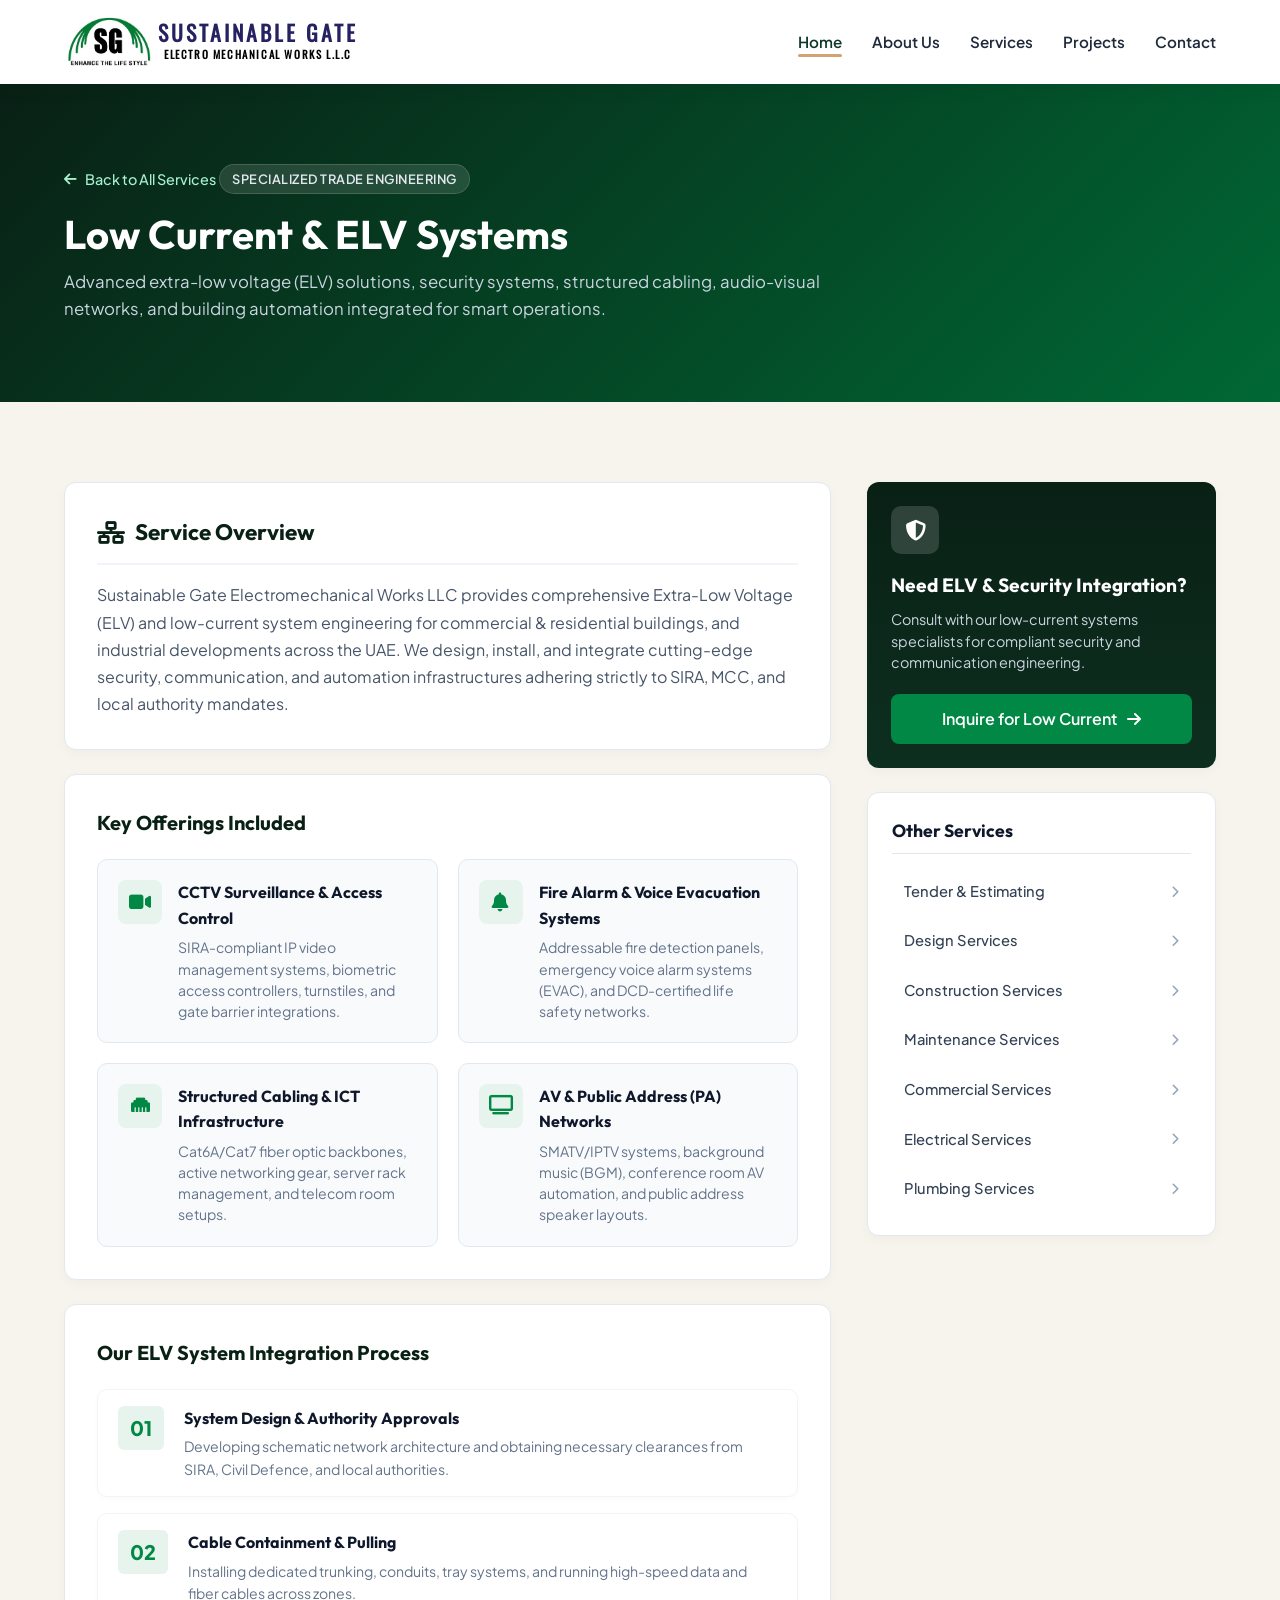
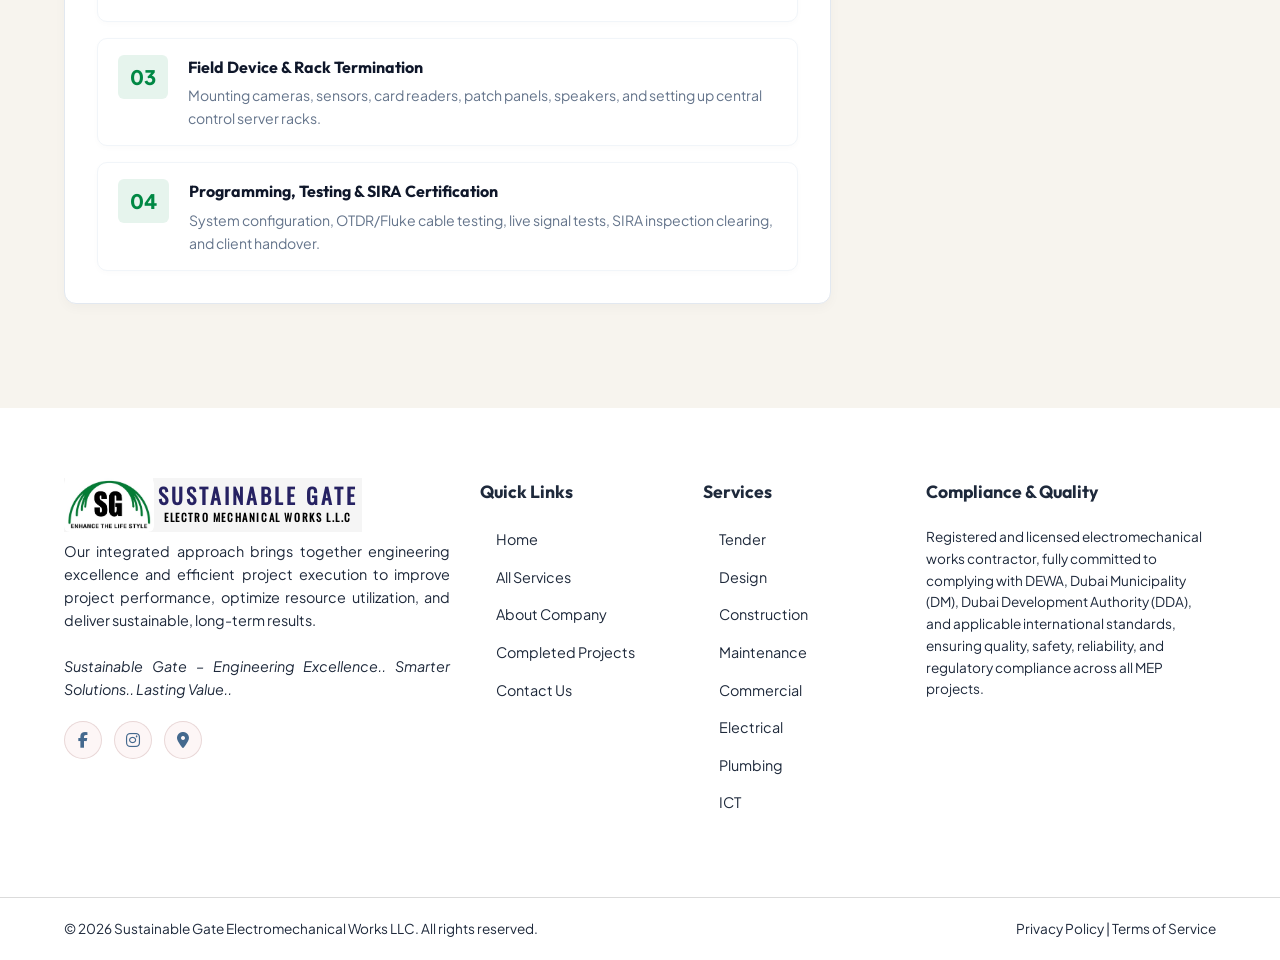
<file: low-current.html>
<!DOCTYPE html>
<html lang="en">

<head>
    <meta charset="UTF-8">
    <meta name="viewport" content="width=device-width, initial-scale=1.0">
    <title>Sustainable Gate Electromechanical Works LLC</title>

    <!-- Square Favicon for Browsers -->
    <link rel="icon" type="image/png" sizes="32x32" href="logo.jpg">
    <link rel="apple-touch-icon" sizes="180x180" href="logo.jpg">

    <!-- FontAwesome & Google Fonts -->
    <link rel="stylesheet" href="https://cdnjs.cloudflare.com/ajax/libs/font-awesome/6.4.0/css/all.min.css">
    <link
        href="https://fonts.googleapis.com/css2?family=Plus+Jakarta+Sans:wght@300;400;500;600;700;800&family=Outfit:wght@400;600;700&display=swap"
        rel="stylesheet">
    <link rel="stylesheet" href="style.css">
    <script src="index.js" defer></script>
</head>

<body>

    <!-- Top Utility Bar -->
    <!-- <div class="top-bar">
        <div class="top-info">
            <span><i class="fa-solid fa-location-dot"></i> Dubai, UAE</span>
            <span><i class="fa-solid fa-phone"></i> +971 5 893 58287</span>
            <span><i class="fa-solid fa-envelope"></i> info@sustainablegate.ae</span>
        </div>
        <div class="top-hours">
            <i class="fa-regular fa-clock"></i> Mon - Sat: 9:00 AM - 7:00 PM
        </div>
    </div> -->

    <!-- Header / Navigation -->
  <header>
    <nav class="navbar">
      <a class="logo-container" href="index.html">
        <div class="logo-icon-card">
          <img src="logo.jpg" alt="Sustainable Gate Logo" class="card-logo-img">
        </div>
        <div class="logo-text">
          <span class="font-oswald logo-title">SUSTAINABLE GATE</span>
          <span class="font-oswald logo-subtitle">ELECTRO MECHANICAL WORKS L.L.C</span>
        </div>
      </a>

      <!-- Hamburger Toggle Button (Mobile View) -->
      <button class="hamburger-toggle" id="hamburger-toggle" aria-label="Toggle Navigation Menu"
        onclick="toggleMobileMenu()">
        <i class="fa-solid fa-bars icon-open"></i>
        <i class="fa-solid fa-xmark icon-close"></i>
      </button>

      <!-- Navigation Links -->
      <ul class="nav-links" id="nav-links">
        <li><a id="nav-home" href="#home" class="active" onclick="handleMobileNav('home', event)">Home</a></li>
        <li><a id="nav-about" href="#about" onclick="handleMobileNav('about', event)">About Us</a></li>
        <li><a id="nav-services" href="#services" onclick="handleMobileNav('services', event)">Services</a></li>
        <li><a id="nav-projects" href="#projects" onclick="handleMobileNav('projects', event)">Projects</a></li>
        <li><a id="nav-contact" href="#contact" onclick="handleMobileNav('contact', event)">Contact</a></li>
      </ul>
    </nav>
  </header>

    <div id="page-low-current" class="page active">
        <!-- Service Hero Banner -->
        <section class="service-hero-banner section">
            <div class="container">
                <a href="./index.html#services" onclick="navigateTo('services', event)" class="back-nav-link">
                    <i class="fa-solid fa-arrow-left"></i> Back to All Services
                </a>
                <div class="hero-badge">Specialized Trade Engineering</div>
                <h1 class="hero-title">Low Current & ELV Systems</h1>
                <p class="hero-description">
                    Advanced extra-low voltage (ELV) solutions, security systems, structured cabling, audio-visual
                    networks, and building automation integrated for smart operations.
                </p>
            </div>
        </section>

        <!-- Service Details Content Section -->
        <section class="section">
            <div class="container service-grid-layout">

                <!-- Main Left Column -->
                <main class="service-main-body">

                    <!-- Overview Card -->
                    <article class="content-card">
                        <h2 class="card-heading"><i class="fa-solid fa-network-wired"></i> Service Overview</h2>
                        <p class="lead-text">
                            Sustainable Gate Electromechanical Works LLC provides comprehensive Extra-Low Voltage (ELV)
                            and low-current system engineering for commercial & residential buildings, and industrial developments
                            across the UAE. We design, install, and integrate cutting-edge security, communication, and
                            automation infrastructures adhering strictly to SIRA, MCC, and local authority mandates.
                        </p>
                    </article>

                    <!-- Key Offerings Card -->
                    <article class="content-card">
                        <h3 class="card-subheading">Key Offerings Included</h3>
                        <div class="offerings-grid">
                            <div class="offering-box">
                                <div class="offering-icon"><i class="fa-solid fa-video"></i></div>
                                <div class="offering-info">
                                    <h4>CCTV Surveillance & Access Control</h4>
                                    <p>SIRA-compliant IP video management systems, biometric access controllers,
                                        turnstiles, and gate barrier integrations.</p>
                                </div>
                            </div>

                            <div class="offering-box">
                                <div class="offering-icon"><i class="fa-solid fa-bell"></i></div>
                                <div class="offering-info">
                                    <h4>Fire Alarm & Voice Evacuation Systems</h4>
                                    <p>Addressable fire detection panels, emergency voice alarm systems (EVAC), and
                                        DCD-certified life safety networks.</p>
                                </div>
                            </div>

                            <div class="offering-box">
                                <div class="offering-icon"><i class="fa-solid fa-ethernet"></i></div>
                                <div class="offering-info">
                                    <h4>Structured Cabling & ICT Infrastructure</h4>
                                    <p>Cat6A/Cat7 fiber optic backbones, active networking gear, server rack management,
                                        and telecom room setups.</p>
                                </div>
                            </div>

                            <div class="offering-box">
                                <div class="offering-icon"><i class="fa-solid fa-tv"></i></div>
                                <div class="offering-info">
                                    <h4>AV & Public Address (PA) Networks</h4>
                                    <p>SMATV/IPTV systems, background music (BGM), conference room AV automation, and
                                        public address speaker layouts.</p>
                                </div>
                            </div>
                        </div>
                    </article>

                    <!-- Process Card -->
                    <article class="content-card">
                        <h3 class="card-subheading">Our ELV System Integration Process</h3>
                        <div class="process-steps">
                            <div class="process-step-item">
                                <span class="step-num">01</span>
                                <div class="step-details">
                                    <h4>System Design & Authority Approvals</h4>
                                    <p>Developing schematic network architecture and obtaining necessary clearances from
                                        SIRA, Civil Defence, and local authorities.</p>
                                </div>
                            </div>

                            <div class="process-step-item">
                                <span class="step-num">02</span>
                                <div class="step-details">
                                    <h4>Cable Containment & Pulling</h4>
                                    <p>Installing dedicated trunking, conduits, tray systems, and running high-speed
                                        data and fiber cables across zones.</p>
                                </div>
                            </div>

                            <div class="process-step-item">
                                <span class="step-num">03</span>
                                <div class="step-details">
                                    <h4>Field Device & Rack Termination</h4>
                                    <p>Mounting cameras, sensors, card readers, patch panels, speakers, and setting up
                                        central control server racks.</p>
                                </div>
                            </div>

                            <div class="process-step-item">
                                <span class="step-num">04</span>
                                <div class="step-details">
                                    <h4>Programming, Testing & SIRA Certification</h4>
                                    <p>System configuration, OTDR/Fluke cable testing, live signal tests, SIRA
                                        inspection clearing, and client handover.</p>
                                </div>
                            </div>
                        </div>
                    </article>

                </main>

                <!-- Sidebar Right Column -->
                <aside class="service-sidebar">

                    <!-- Call to Action Box -->
                    <div class="sidebar-widget cta-widget">
                        <div class="widget-icon"><i class="fa-solid fa-shield-halved"></i></div>
                        <h3>Need ELV & Security Integration?</h3>
                        <p>Consult with our low-current systems specialists for compliant security and communication
                            engineering.</p>
                        <a href="./index.html#contact" onclick="navigateTo('contact', event)" class="btn-sidebar-cta">
                            Inquire for Low Current <i class="fa-solid fa-arrow-right"></i>
                        </a>
                    </div>

                    <!-- Service Quick Navigation -->
                    <div class="sidebar-widget nav-widget">
                        <h3>Other Services</h3>
                        <nav class="sidebar-nav-list">
                            <a href="./tender.html" class="nav-item">
                                <span>Tender & Estimating</span> <i class="fa-solid fa-chevron-right"></i>
                            </a>
                            <a href="./design.html" class="nav-item">
                                <span>Design Services</span> <i class="fa-solid fa-chevron-right"></i>
                            </a>
                            <a href="./construction.html" class="nav-item">
                                <span>Construction Services</span> <i class="fa-solid fa-chevron-right"></i>
                            </a>
                            <a href="./maintenance.html" class="nav-item">
                                <span>Maintenance Services</span> <i class="fa-solid fa-chevron-right"></i>
                            </a>
                            <a href="./commercial.html" class="nav-item">
                                <span>Commercial Services</span> <i class="fa-solid fa-chevron-right"></i>
                            </a>
                            <a href="./electrical.html" class="nav-item">
                                <span>Electrical Services</span> <i class="fa-solid fa-chevron-right"></i>
                            </a>
                            <a href="./plumbing.html" class="nav-item">
                                <span>Plumbing Services</span> <i class="fa-solid fa-chevron-right"></i>
                            </a>
                        </nav>
                    </div>

                </aside>

            </div>
        </section>
    </div>
    <!-- Footer -->
  <footer>
    <div class="footer-container">
      <div class="footer-about">
        <a class="logo-container" href="index.html"
          style="width: fit-content; background-color: whitesmoke; padding-right: 4px; margin-bottom: 8px;">
          <div class="logo-icon-card">
            <img src="logo.jpg" alt="Sustainable Gate Logo" class="card-logo-img">
          </div>
          <div class="logo-text">
            <span class="font-oswald logo-title">SUSTAINABLE GATE</span>
            <span class="font-oswald logo-subtitle">ELECTRO MECHANICAL WORKS L.L.C</span>
          </div>
        </a>
        <p>Our integrated approach brings together engineering excellence and efficient project execution to improve project performance, optimize resource utilization, and deliver sustainable, long-term results.<br><br>
        <em>Sustainable Gate – Engineering Excellence.. Smarter Solutions.. Lasting Value..</em></p>

        <!-- Social Media & Google Maps Links -->
        <div class="footer-social-links">
          <a href="https://facebook.com" target="_blank" rel="noopener noreferrer" class="social-btn facebook"
            title="Facebook">
            <i class="fa-brands fa-facebook-f"></i>
          </a>
          <a href="https://instagram.com" target="_blank" rel="noopener noreferrer" class="social-btn instagram"
            title="Instagram">
            <i class="fa-brands fa-instagram"></i>
          </a>
          <a href="https://maps.app.goo.gl/SVdFhmBs4s1AqTMv5" target="_blank" rel="noopener noreferrer"
            class="social-btn location" title="Our Location">
            <i class="fa-solid fa-location-dot"></i>
          </a>
        </div>
      </div>

      <div class="footer-links-group">
        <div class="footer-col">
          <h4 class="footer-title">Quick Links</h4>
          <ul class="footer-links">
            <li><a onclick="navigateTo('home')" style="cursor: pointer;">Home</a></li>
            <li><a onclick="navigateTo('services')" style="cursor: pointer;">All Services</a></li>
            <li><a onclick="navigateTo('about')" style="cursor: pointer;">About Company</a></li>
            <li><a onclick="navigateTo('projects')" style="cursor: pointer;">Completed Projects</a></li>
            <li><a onclick="navigateTo('contact')" style="cursor: pointer;">Contact Us</a></li>
          </ul>
        </div>

        <div class="footer-col">
          <h4 class="footer-title">Services</h4>
          <ul class="footer-links">
            <li><a href="./tender.html" style="cursor: pointer;">Tender</a></li>
            <li><a href="./design.html" style="cursor: pointer;">Design</a></li>
            <li><a href="./construction.html" style="cursor: pointer;">Construction</a></li>
            <li><a href="./maintenance.html" style="cursor: pointer;">Maintenance</a></li>
            <li><a href="./commercial.html" style="cursor: pointer;">Commercial</a></li>
            <li><a href="./electrical.html" style="cursor: pointer;">Electrical</a></li>
            <li><a href="./plumbing.html" style="cursor: pointer;">Plumbing</a></li>
            <li><a href="./low-current.html" style="cursor: pointer;">ICT</a></li>
          </ul>
        </div>
      </div>

      <div>
        <h4 class="footer-title">Compliance & Quality</h4>
        <p style="font-size: 0.85rem; line-height: 1.6;">Registered and licensed electromechanical works contractor, fully committed to complying with DEWA, Dubai Municipality (DM), Dubai Development Authority (DDA), and applicable international standards, ensuring quality, safety, reliability, and regulatory compliance across all MEP projects.</p>
      </div>
    </div>

    <div class="footer-bottom">
      <div>&copy; 2026 Sustainable Gate Electromechanical Works LLC. All rights reserved.</div>
      <div>Privacy Policy | Terms of Service</div>
    </div>
  </footer>

</body>

</html>
</file>
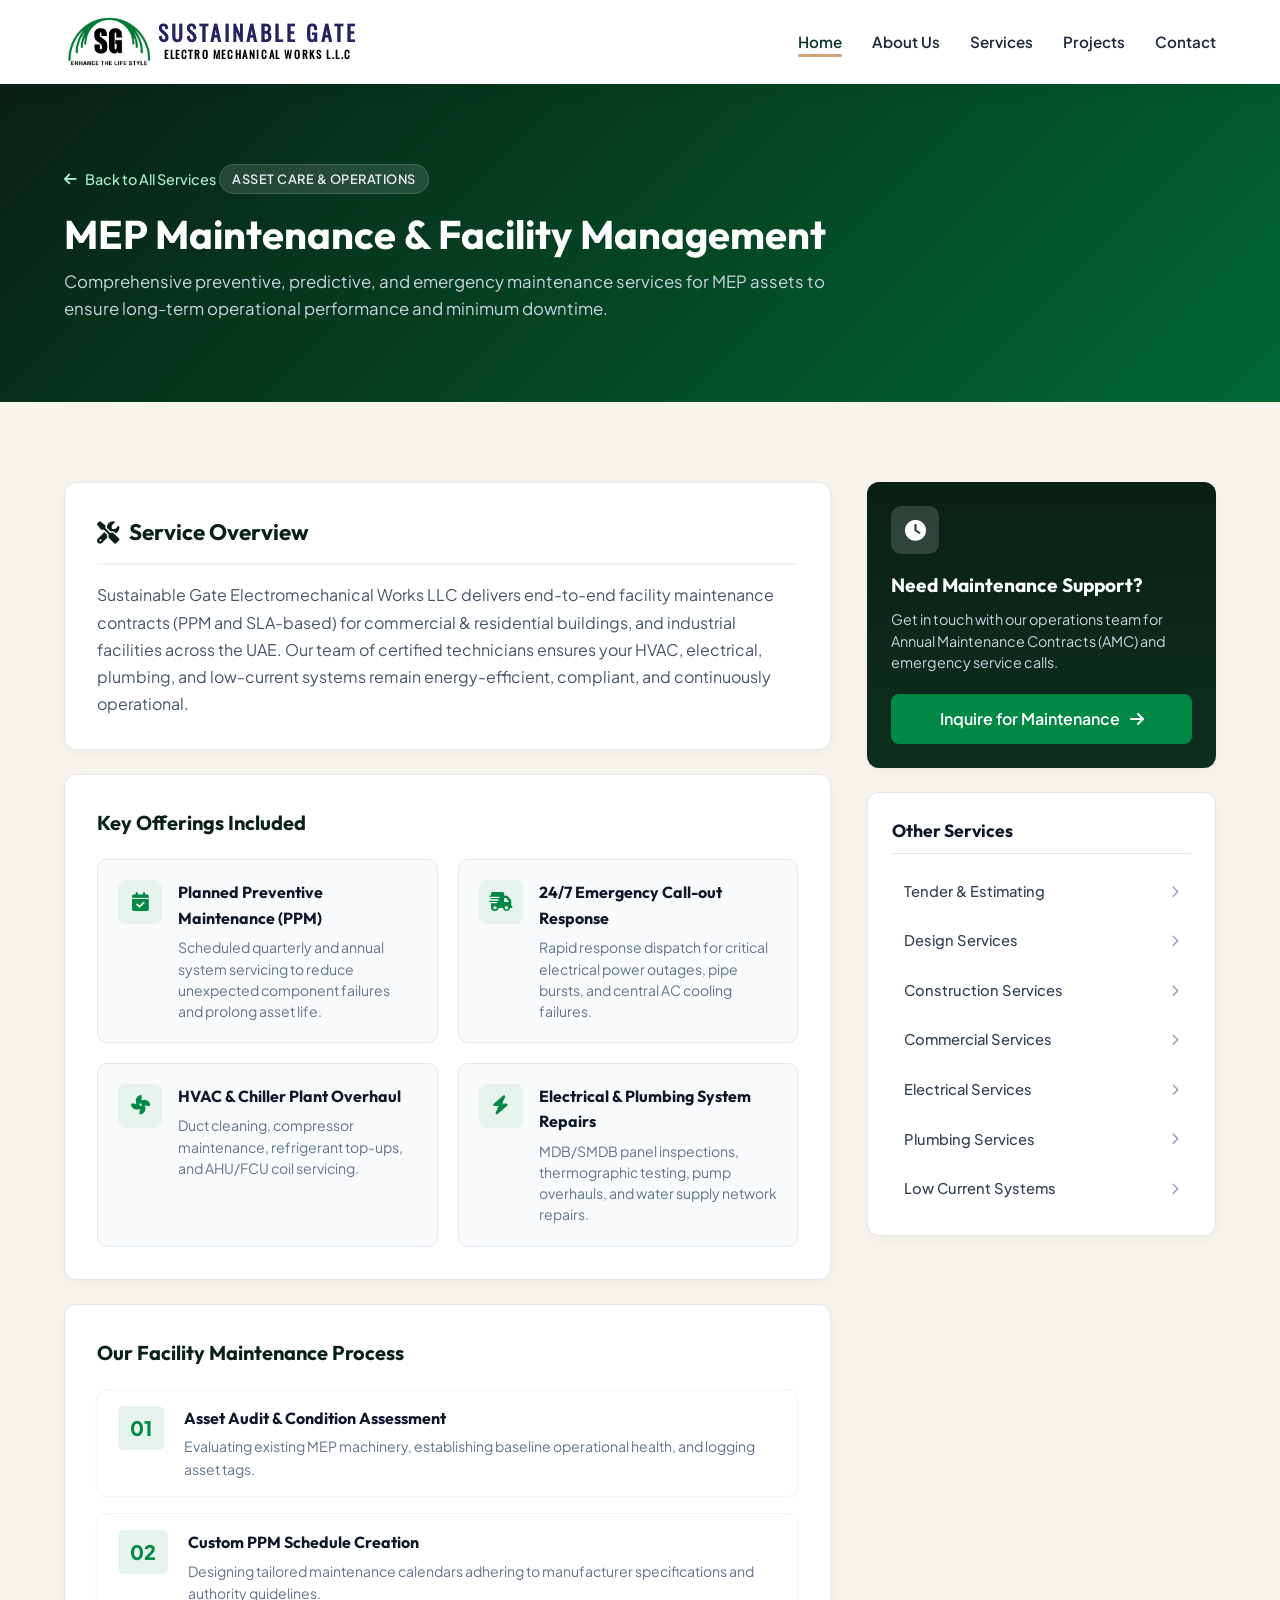
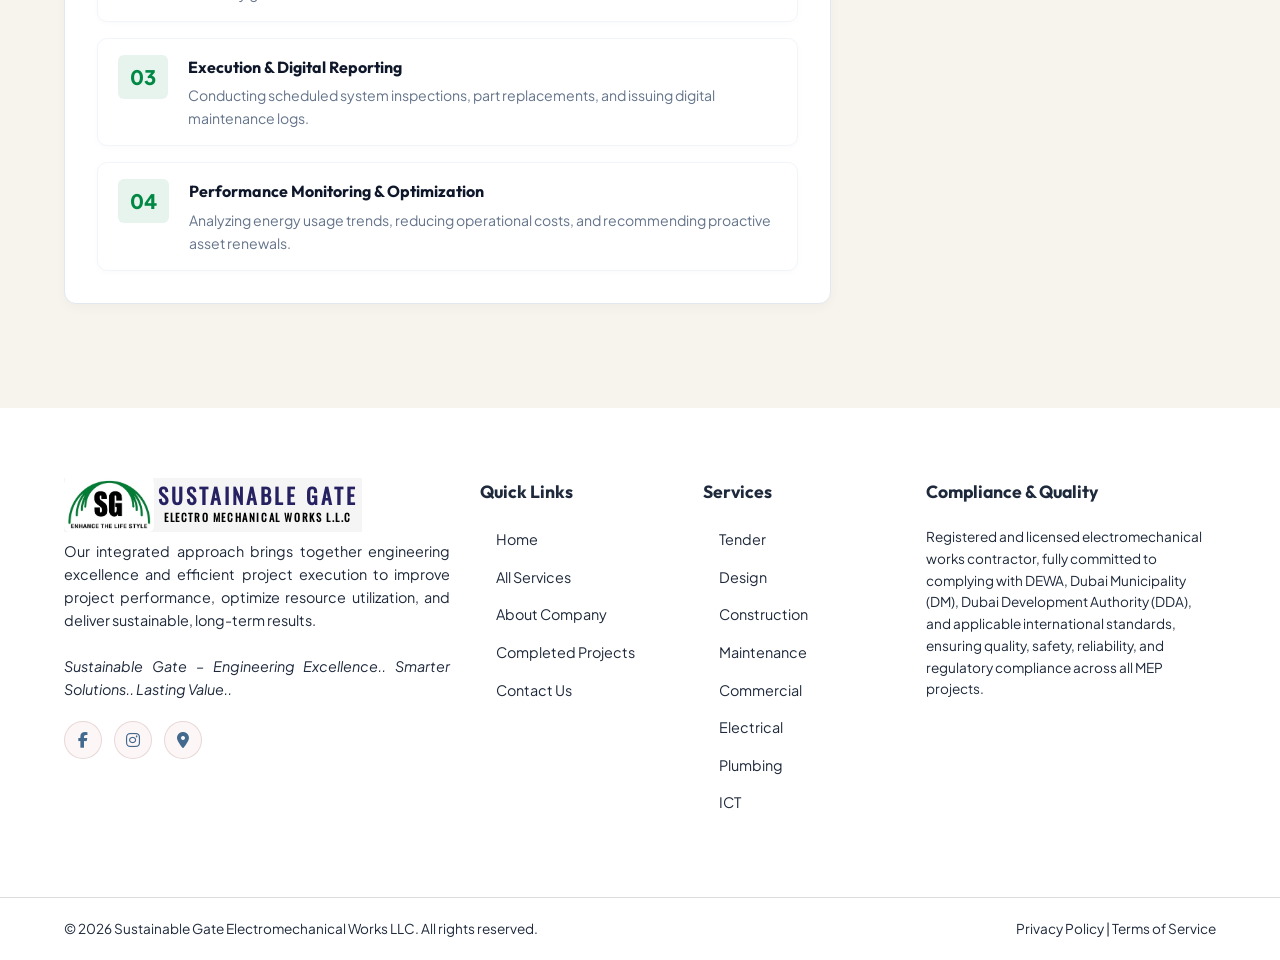
<file: maintenance.html>
<!DOCTYPE html>
<html lang="en">

<head>
    <meta charset="UTF-8">
    <meta name="viewport" content="width=device-width, initial-scale=1.0">
    <title>Sustainable Gate Electromechanical Works LLC</title>

    <!-- Square Favicon for Browsers -->
    <link rel="icon" type="image/png" sizes="32x32" href="logo.jpg">
    <link rel="apple-touch-icon" sizes="180x180" href="logo.jpg">

    <!-- FontAwesome & Google Fonts -->
    <link rel="stylesheet" href="https://cdnjs.cloudflare.com/ajax/libs/font-awesome/6.4.0/css/all.min.css">
    <link
        href="https://fonts.googleapis.com/css2?family=Plus+Jakarta+Sans:wght@300;400;500;600;700;800&family=Outfit:wght@400;600;700&display=swap"
        rel="stylesheet">
    <link rel="stylesheet" href="style.css">
    <script src="index.js" defer></script>
</head>

<body>

    <!-- Top Utility Bar -->
    <!-- <div class="top-bar">
        <div class="top-info">
            <span><i class="fa-solid fa-location-dot"></i> Dubai, UAE</span>
            <span><i class="fa-solid fa-phone"></i> +971 5 893 58287</span>
            <span><i class="fa-solid fa-envelope"></i> info@sustainablegate.ae</span>
        </div>
        <div class="top-hours">
            <i class="fa-regular fa-clock"></i> Mon - Sat: 9:00 AM - 7:00 PM
        </div>
    </div> -->

    <!-- Header / Navigation -->
  <header>
    <nav class="navbar">
      <a class="logo-container" href="index.html">
        <div class="logo-icon-card">
          <img src="logo.jpg" alt="Sustainable Gate Logo" class="card-logo-img">
        </div>
        <div class="logo-text">
          <span class="font-oswald logo-title">SUSTAINABLE GATE</span>
          <span class="font-oswald logo-subtitle">ELECTRO MECHANICAL WORKS L.L.C</span>
        </div>
      </a>

      <!-- Hamburger Toggle Button (Mobile View) -->
      <button class="hamburger-toggle" id="hamburger-toggle" aria-label="Toggle Navigation Menu"
        onclick="toggleMobileMenu()">
        <i class="fa-solid fa-bars icon-open"></i>
        <i class="fa-solid fa-xmark icon-close"></i>
      </button>

      <!-- Navigation Links -->
      <ul class="nav-links" id="nav-links">
        <li><a id="nav-home" href="#home" class="active" onclick="handleMobileNav('home', event)">Home</a></li>
        <li><a id="nav-about" href="#about" onclick="handleMobileNav('about', event)">About Us</a></li>
        <li><a id="nav-services" href="#services" onclick="handleMobileNav('services', event)">Services</a></li>
        <li><a id="nav-projects" href="#projects" onclick="handleMobileNav('projects', event)">Projects</a></li>
        <li><a id="nav-contact" href="#contact" onclick="handleMobileNav('contact', event)">Contact</a></li>
      </ul>
    </nav>
  </header>

    <div id="page-maintenance" class="page active">
        <!-- Service Hero Banner -->
        <section class="service-hero-banner section">
            <div class="container">
                <a href="./index.html#services" onclick="navigateTo('services', event)" class="back-nav-link">
                    <i class="fa-solid fa-arrow-left"></i> Back to All Services
                </a>
                <div class="hero-badge">Asset Care & Operations</div>
                <h1 class="hero-title">MEP Maintenance & Facility Management</h1>
                <p class="hero-description">
                    Comprehensive preventive, predictive, and emergency maintenance services for MEP assets to ensure
                    long-term operational performance and minimum downtime.
                </p>
            </div>
        </section>

        <!-- Service Details Content Section -->
        <section class="section">
            <div class="container service-grid-layout">

                <!-- Main Left Column -->
                <main class="service-main-body">

                    <!-- Overview Card -->
                    <article class="content-card">
                        <h2 class="card-heading"><i class="fa-solid fa-screwdriver-wrench"></i> Service Overview</h2>
                        <p class="lead-text">
                            Sustainable Gate Electromechanical Works LLC delivers end-to-end facility maintenance
                            contracts (PPM and SLA-based) for commercial & residential buildings, and
                            industrial facilities across the UAE. Our team of certified technicians ensures your HVAC,
                            electrical, plumbing, and low-current systems remain energy-efficient, compliant, and
                            continuously operational.
                        </p>
                    </article>

                    <!-- Key Offerings Card -->
                    <article class="content-card">
                        <h3 class="card-subheading">Key Offerings Included</h3>
                        <div class="offerings-grid">
                            <div class="offering-box">
                                <div class="offering-icon"><i class="fa-solid fa-calendar-check"></i></div>
                                <div class="offering-info">
                                    <h4>Planned Preventive Maintenance (PPM)</h4>
                                    <p>Scheduled quarterly and annual system servicing to reduce unexpected component
                                        failures and prolong asset life.</p>
                                </div>
                            </div>

                            <div class="offering-box">
                                <div class="offering-icon"><i class="fa-solid fa-truck-fast"></i></div>
                                <div class="offering-info">
                                    <h4>24/7 Emergency Call-out Response</h4>
                                    <p>Rapid response dispatch for critical electrical power outages, pipe bursts, and
                                        central AC cooling failures.</p>
                                </div>
                            </div>

                            <div class="offering-box">
                                <div class="offering-icon"><i class="fa-solid fa-fan"></i></div>
                                <div class="offering-info">
                                    <h4>HVAC & Chiller Plant Overhaul</h4>
                                    <p>Duct cleaning, compressor maintenance, refrigerant top-ups, and AHU/FCU coil
                                        servicing.</p>
                                </div>
                            </div>

                            <div class="offering-box">
                                <div class="offering-icon"><i class="fa-solid fa-bolt"></i></div>
                                <div class="offering-info">
                                    <h4>Electrical & Plumbing System Repairs</h4>
                                    <p>MDB/SMDB panel inspections, thermographic testing, pump overhauls, and water
                                        supply network repairs.</p>
                                </div>
                            </div>
                        </div>
                    </article>

                    <!-- Process Card -->
                    <article class="content-card">
                        <h3 class="card-subheading">Our Facility Maintenance Process</h3>
                        <div class="process-steps">
                            <div class="process-step-item">
                                <span class="step-num">01</span>
                                <div class="step-details">
                                    <h4>Asset Audit & Condition Assessment</h4>
                                    <p>Evaluating existing MEP machinery, establishing baseline operational health, and
                                        logging asset tags.</p>
                                </div>
                            </div>

                            <div class="process-step-item">
                                <span class="step-num">02</span>
                                <div class="step-details">
                                    <h4>Custom PPM Schedule Creation</h4>
                                    <p>Designing tailored maintenance calendars adhering to manufacturer specifications
                                        and authority guidelines.</p>
                                </div>
                            </div>

                            <div class="process-step-item">
                                <span class="step-num">03</span>
                                <div class="step-details">
                                    <h4>Execution & Digital Reporting</h4>
                                    <p>Conducting scheduled system inspections, part replacements, and issuing digital
                                        maintenance logs.</p>
                                </div>
                            </div>

                            <div class="process-step-item">
                                <span class="step-num">04</span>
                                <div class="step-details">
                                    <h4>Performance Monitoring & Optimization</h4>
                                    <p>Analyzing energy usage trends, reducing operational costs, and recommending
                                        proactive asset renewals.</p>
                                </div>
                            </div>
                        </div>
                    </article>

                </main>

                <!-- Sidebar Right Column -->
                <aside class="service-sidebar">

                    <!-- Call to Action Box -->
                    <div class="sidebar-widget cta-widget">
                        <div class="widget-icon"><i class="fa-solid fa-clock"></i></div>
                        <h3>Need Maintenance Support?</h3>
                        <p>Get in touch with our operations team for Annual Maintenance Contracts (AMC) and emergency
                            service calls.</p>
                        <a href="./index.html#contact" onclick="navigateTo('contact', event)" class="btn-sidebar-cta">
                            Inquire for Maintenance <i class="fa-solid fa-arrow-right"></i>
                        </a>
                    </div>

                    <!-- Service Quick Navigation -->
                    <div class="sidebar-widget nav-widget">
                        <h3>Other Services</h3>
                        <nav class="sidebar-nav-list">
                            <a href="./tender.html" class="nav-item">
                                <span>Tender & Estimating</span> <i class="fa-solid fa-chevron-right"></i>
                            </a>
                            <a href="./design.html" class="nav-item">
                                <span>Design Services</span> <i class="fa-solid fa-chevron-right"></i>
                            </a>
                            <a href="./construction.html" class="nav-item">
                                <span>Construction Services</span> <i class="fa-solid fa-chevron-right"></i>
                            </a>
                            <a href="./commercial.html" class="nav-item">
                                <span>Commercial Services</span> <i class="fa-solid fa-chevron-right"></i>
                            </a>
                            <a href="./electrical.html" class="nav-item">
                                <span>Electrical Services</span> <i class="fa-solid fa-chevron-right"></i>
                            </a>
                            <a href="./plumbing.html" class="nav-item">
                                <span>Plumbing Services</span> <i class="fa-solid fa-chevron-right"></i>
                            </a>
                            <a href="./low-current.html" class="nav-item">
                                <span>Low Current Systems</span> <i class="fa-solid fa-chevron-right"></i>
                            </a>
                        </nav>
                    </div>

                </aside>

            </div>
        </section>
    </div>
    <!-- Footer -->
  <footer>
    <div class="footer-container">
      <div class="footer-about">
        <a class="logo-container" href="index.html"
          style="width: fit-content; background-color: whitesmoke; padding-right: 4px; margin-bottom: 8px;">
          <div class="logo-icon-card">
            <img src="logo.jpg" alt="Sustainable Gate Logo" class="card-logo-img">
          </div>
          <div class="logo-text">
            <span class="font-oswald logo-title">SUSTAINABLE GATE</span>
            <span class="font-oswald logo-subtitle">ELECTRO MECHANICAL WORKS L.L.C</span>
          </div>
        </a>
        <p>Our integrated approach brings together engineering excellence and efficient project execution to improve project performance, optimize resource utilization, and deliver sustainable, long-term results.<br><br>
        <em>Sustainable Gate – Engineering Excellence.. Smarter Solutions.. Lasting Value..</em></p>

        <!-- Social Media & Google Maps Links -->
        <div class="footer-social-links">
          <a href="https://facebook.com" target="_blank" rel="noopener noreferrer" class="social-btn facebook"
            title="Facebook">
            <i class="fa-brands fa-facebook-f"></i>
          </a>
          <a href="https://instagram.com" target="_blank" rel="noopener noreferrer" class="social-btn instagram"
            title="Instagram">
            <i class="fa-brands fa-instagram"></i>
          </a>
          <a href="https://maps.app.goo.gl/SVdFhmBs4s1AqTMv5" target="_blank" rel="noopener noreferrer"
            class="social-btn location" title="Our Location">
            <i class="fa-solid fa-location-dot"></i>
          </a>
        </div>
      </div>

      <div class="footer-links-group">
        <div class="footer-col">
          <h4 class="footer-title">Quick Links</h4>
          <ul class="footer-links">
            <li><a onclick="navigateTo('home')" style="cursor: pointer;">Home</a></li>
            <li><a onclick="navigateTo('services')" style="cursor: pointer;">All Services</a></li>
            <li><a onclick="navigateTo('about')" style="cursor: pointer;">About Company</a></li>
            <li><a onclick="navigateTo('projects')" style="cursor: pointer;">Completed Projects</a></li>
            <li><a onclick="navigateTo('contact')" style="cursor: pointer;">Contact Us</a></li>
          </ul>
        </div>

        <div class="footer-col">
          <h4 class="footer-title">Services</h4>
          <ul class="footer-links">
            <li><a href="./tender.html" style="cursor: pointer;">Tender</a></li>
            <li><a href="./design.html" style="cursor: pointer;">Design</a></li>
            <li><a href="./construction.html" style="cursor: pointer;">Construction</a></li>
            <li><a href="./maintenance.html" style="cursor: pointer;">Maintenance</a></li>
            <li><a href="./commercial.html" style="cursor: pointer;">Commercial</a></li>
            <li><a href="./electrical.html" style="cursor: pointer;">Electrical</a></li>
            <li><a href="./plumbing.html" style="cursor: pointer;">Plumbing</a></li>
            <li><a href="./low-current.html" style="cursor: pointer;">ICT</a></li>
          </ul>
        </div>
      </div>

      <div>
        <h4 class="footer-title">Compliance & Quality</h4>
        <p style="font-size: 0.85rem; line-height: 1.6;">Registered and licensed electromechanical works contractor, fully committed to complying with DEWA, Dubai Municipality (DM), Dubai Development Authority (DDA), and applicable international standards, ensuring quality, safety, reliability, and regulatory compliance across all MEP projects.</p>
      </div>
    </div>

    <div class="footer-bottom">
      <div>&copy; 2026 Sustainable Gate Electromechanical Works LLC. All rights reserved.</div>
      <div>Privacy Policy | Terms of Service</div>
    </div>
  </footer>

</body>

</html>
</file>
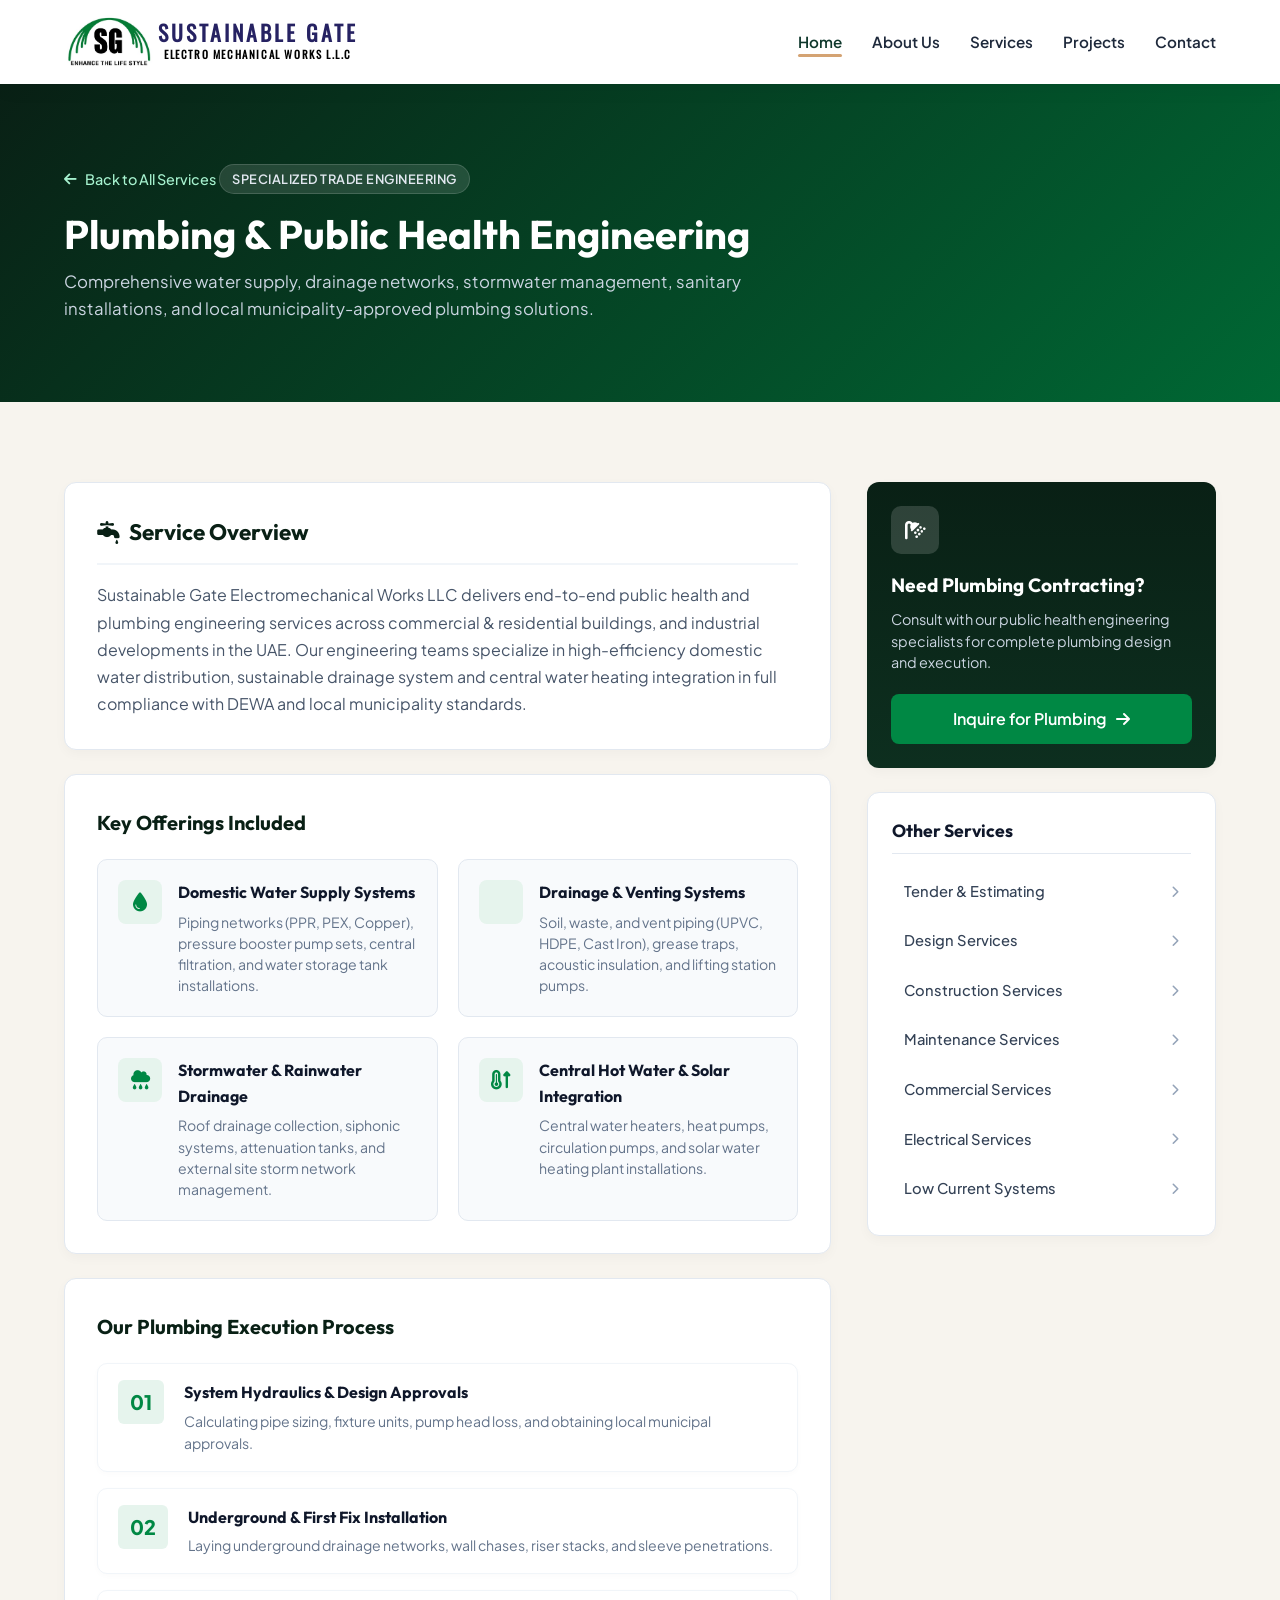
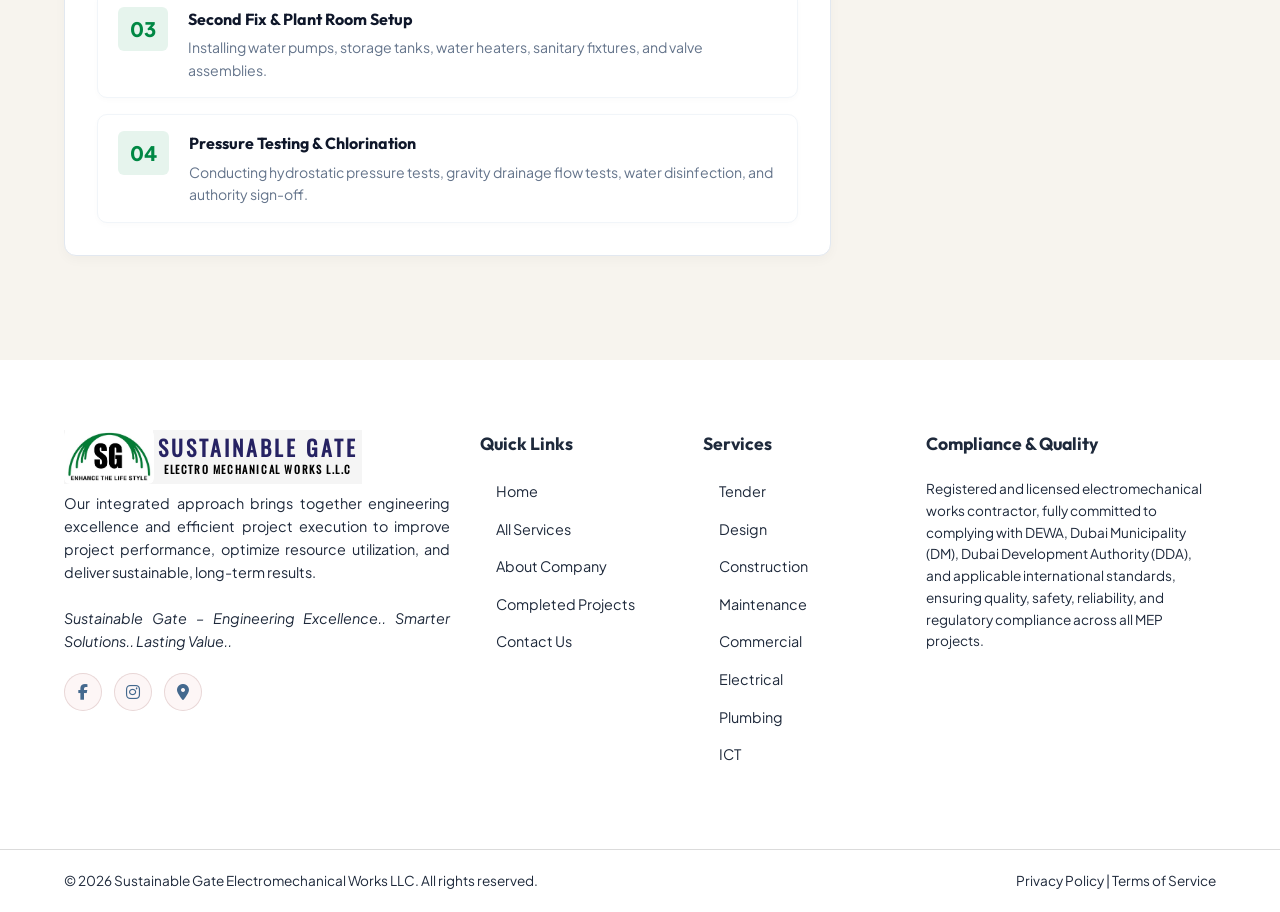
<file: plumbing.html>
<!DOCTYPE html>
<html lang="en">

<head>
    <meta charset="UTF-8">
    <meta name="viewport" content="width=device-width, initial-scale=1.0">
    <title>Sustainable Gate Electromechanical Works LLC</title>

    <!-- Square Favicon for Browsers -->
    <link rel="icon" type="image/png" sizes="32x32" href="logo.jpg">
    <link rel="apple-touch-icon" sizes="180x180" href="logo.jpg">

    <!-- FontAwesome & Google Fonts -->
    <link rel="stylesheet" href="https://cdnjs.cloudflare.com/ajax/libs/font-awesome/6.4.0/css/all.min.css">
    <link
        href="https://fonts.googleapis.com/css2?family=Plus+Jakarta+Sans:wght@300;400;500;600;700;800&family=Outfit:wght@400;600;700&display=swap"
        rel="stylesheet">
    <link rel="stylesheet" href="style.css">
    <script src="index.js" defer></script>
</head>

<body>

    <!-- Top Utility Bar -->
    <!-- <div class="top-bar">
        <div class="top-info">
            <span><i class="fa-solid fa-location-dot"></i> Dubai, UAE</span>
            <span><i class="fa-solid fa-phone"></i> +971 5 893 58287</span>
            <span><i class="fa-solid fa-envelope"></i> info@sustainablegate.ae</span>
        </div>
        <div class="top-hours">
            <i class="fa-regular fa-clock"></i> Mon - Sat: 9:00 AM - 7:00 PM
        </div>
    </div> -->

    <!-- Header / Navigation -->
  <header>
    <nav class="navbar">
      <a class="logo-container" href="index.html">
        <div class="logo-icon-card">
          <img src="logo.jpg" alt="Sustainable Gate Logo" class="card-logo-img">
        </div>
        <div class="logo-text">
          <span class="font-oswald logo-title">SUSTAINABLE GATE</span>
          <span class="font-oswald logo-subtitle">ELECTRO MECHANICAL WORKS L.L.C</span>
        </div>
      </a>

      <!-- Hamburger Toggle Button (Mobile View) -->
      <button class="hamburger-toggle" id="hamburger-toggle" aria-label="Toggle Navigation Menu"
        onclick="toggleMobileMenu()">
        <i class="fa-solid fa-bars icon-open"></i>
        <i class="fa-solid fa-xmark icon-close"></i>
      </button>

      <!-- Navigation Links -->
      <ul class="nav-links" id="nav-links">
        <li><a id="nav-home" href="#home" class="active" onclick="handleMobileNav('home', event)">Home</a></li>
        <li><a id="nav-about" href="#about" onclick="handleMobileNav('about', event)">About Us</a></li>
        <li><a id="nav-services" href="#services" onclick="handleMobileNav('services', event)">Services</a></li>
        <li><a id="nav-projects" href="#projects" onclick="handleMobileNav('projects', event)">Projects</a></li>
        <li><a id="nav-contact" href="#contact" onclick="handleMobileNav('contact', event)">Contact</a></li>
      </ul>
    </nav>
  </header>

    <div id="page-plumbing" class="page active">
        <!-- Service Hero Banner -->
        <section class="service-hero-banner section">
            <div class="container">
                <a href="./index.html#services" onclick="navigateTo('services', event)" class="back-nav-link">
                    <i class="fa-solid fa-arrow-left"></i> Back to All Services
                </a>
                <div class="hero-badge">Specialized Trade Engineering</div>
                <h1 class="hero-title">Plumbing & Public Health Engineering</h1>
                <p class="hero-description">
                    Comprehensive water supply, drainage networks, stormwater management, sanitary installations, and
                    local municipality-approved plumbing solutions.
                </p>
            </div>
        </section>

        <!-- Service Details Content Section -->
        <section class="section">
            <div class="container service-grid-layout">

                <!-- Main Left Column -->
                <main class="service-main-body">

                    <!-- Overview Card -->
                    <article class="content-card">
                        <h2 class="card-heading"><i class="fa-solid fa-faucet-drip"></i> Service Overview</h2>
                        <p class="lead-text">
                            Sustainable Gate Electromechanical Works LLC delivers end-to-end public health and plumbing
                            engineering services across commercial & residential buildings, and industrial developments in the UAE.
                            Our engineering teams specialize in high-efficiency domestic water distribution, sustainable
                            drainage system and central water heating integration in
                            full compliance with DEWA and local municipality standards.
                        </p>
                    </article>

                    <!-- Key Offerings Card -->
                    <article class="content-card">
                        <h3 class="card-subheading">Key Offerings Included</h3>
                        <div class="offerings-grid">
                            <div class="offering-box">
                                <div class="offering-icon"><i class="fa-solid fa-droplet"></i></div>
                                <div class="offering-info">
                                    <h4>Domestic Water Supply Systems</h4>
                                    <p>Piping networks (PPR, PEX, Copper), pressure booster pump sets, central
                                        filtration, and water storage tank installations.</p>
                                </div>
                            </div>

                            <div class="offering-box">
                                <div class="offering-icon"><i class="fa-solid fa-pipes-water"></i></div>
                                <div class="offering-info">
                                    <h4>Drainage & Venting Systems</h4>
                                    <p>Soil, waste, and vent piping (UPVC, HDPE, Cast Iron), grease traps, acoustic
                                        insulation, and lifting station pumps.</p>
                                </div>
                            </div>

                            <div class="offering-box">
                                <div class="offering-icon"><i class="fa-solid fa-cloud-rain"></i></div>
                                <div class="offering-info">
                                    <h4>Stormwater & Rainwater Drainage</h4>
                                    <p>Roof drainage collection, siphonic systems, attenuation tanks, and external site
                                        storm network management.</p>
                                </div>
                            </div>

                            <div class="offering-box">
                                <div class="offering-icon"><i class="fa-solid fa-temperature-arrow-up"></i></div>
                                <div class="offering-info">
                                    <h4>Central Hot Water & Solar Integration</h4>
                                    <p>Central water heaters, heat pumps, circulation pumps, and solar water heating
                                        plant installations.</p>
                                </div>
                            </div>
                        </div>
                    </article>

                    <!-- Process Card -->
                    <article class="content-card">
                        <h3 class="card-subheading">Our Plumbing Execution Process</h3>
                        <div class="process-steps">
                            <div class="process-step-item">
                                <span class="step-num">01</span>
                                <div class="step-details">
                                    <h4>System Hydraulics & Design Approvals</h4>
                                    <p>Calculating pipe sizing, fixture units, pump head loss, and obtaining local
                                        municipal approvals.</p>
                                </div>
                            </div>

                            <div class="process-step-item">
                                <span class="step-num">02</span>
                                <div class="step-details">
                                    <h4>Underground & First Fix Installation</h4>
                                    <p>Laying underground drainage networks, wall chases, riser stacks, and sleeve
                                        penetrations.</p>
                                </div>
                            </div>

                            <div class="process-step-item">
                                <span class="step-num">03</span>
                                <div class="step-details">
                                    <h4>Second Fix & Plant Room Setup</h4>
                                    <p>Installing water pumps, storage tanks, water heaters, sanitary fixtures, and
                                        valve assemblies.</p>
                                </div>
                            </div>

                            <div class="process-step-item">
                                <span class="step-num">04</span>
                                <div class="step-details">
                                    <h4>Pressure Testing & Chlorination</h4>
                                    <p>Conducting hydrostatic pressure tests, gravity drainage flow tests, water
                                        disinfection, and authority sign-off.</p>
                                </div>
                            </div>
                        </div>
                    </article>

                </main>

                <!-- Sidebar Right Column -->
                <aside class="service-sidebar">

                    <!-- Call to Action Box -->
                    <div class="sidebar-widget cta-widget">
                        <div class="widget-icon"><i class="fa-solid fa-shower"></i></div>
                        <h3>Need Plumbing Contracting?</h3>
                        <p>Consult with our public health engineering specialists for complete plumbing design and
                            execution.</p>
                        <a href="./index.html#contact" onclick="navigateTo('contact', event)" class="btn-sidebar-cta">
                            Inquire for Plumbing <i class="fa-solid fa-arrow-right"></i>
                        </a>
                    </div>

                    <!-- Service Quick Navigation -->
                    <div class="sidebar-widget nav-widget">
                        <h3>Other Services</h3>
                        <nav class="sidebar-nav-list">
                            <a href="./tender.html" class="nav-item">
                                <span>Tender & Estimating</span> <i class="fa-solid fa-chevron-right"></i>
                            </a>
                            <a href="./design.html" class="nav-item">
                                <span>Design Services</span> <i class="fa-solid fa-chevron-right"></i>
                            </a>
                            <a href="./construction.html" class="nav-item">
                                <span>Construction Services</span> <i class="fa-solid fa-chevron-right"></i>
                            </a>
                            <a href="./maintenance.html" class="nav-item">
                                <span>Maintenance Services</span> <i class="fa-solid fa-chevron-right"></i>
                            </a>
                            <a href="./commercial.html" class="nav-item">
                                <span>Commercial Services</span> <i class="fa-solid fa-chevron-right"></i>
                            </a>
                            <a href="./electrical.html" class="nav-item">
                                <span>Electrical Services</span> <i class="fa-solid fa-chevron-right"></i>
                            </a>
                            <a href="./low-current.html" class="nav-item">
                                <span>Low Current Systems</span> <i class="fa-solid fa-chevron-right"></i>
                            </a>
                        </nav>
                    </div>

                </aside>

            </div>
        </section>
    </div>
    <!-- Footer -->
  <footer>
    <div class="footer-container">
      <div class="footer-about">
        <a class="logo-container" href="index.html"
          style="width: fit-content; background-color: whitesmoke; padding-right: 4px; margin-bottom: 8px;">
          <div class="logo-icon-card">
            <img src="logo.jpg" alt="Sustainable Gate Logo" class="card-logo-img">
          </div>
          <div class="logo-text">
            <span class="font-oswald logo-title">SUSTAINABLE GATE</span>
            <span class="font-oswald logo-subtitle">ELECTRO MECHANICAL WORKS L.L.C</span>
          </div>
        </a>
        <p>Our integrated approach brings together engineering excellence and efficient project execution to improve project performance, optimize resource utilization, and deliver sustainable, long-term results.<br><br>
        <em>Sustainable Gate – Engineering Excellence.. Smarter Solutions.. Lasting Value..</em></p>

        <!-- Social Media & Google Maps Links -->
        <div class="footer-social-links">
          <a href="https://facebook.com" target="_blank" rel="noopener noreferrer" class="social-btn facebook"
            title="Facebook">
            <i class="fa-brands fa-facebook-f"></i>
          </a>
          <a href="https://instagram.com" target="_blank" rel="noopener noreferrer" class="social-btn instagram"
            title="Instagram">
            <i class="fa-brands fa-instagram"></i>
          </a>
          <a href="https://maps.app.goo.gl/SVdFhmBs4s1AqTMv5" target="_blank" rel="noopener noreferrer"
            class="social-btn location" title="Our Location">
            <i class="fa-solid fa-location-dot"></i>
          </a>
        </div>
      </div>

      <div class="footer-links-group">
        <div class="footer-col">
          <h4 class="footer-title">Quick Links</h4>
          <ul class="footer-links">
            <li><a onclick="navigateTo('home')" style="cursor: pointer;">Home</a></li>
            <li><a onclick="navigateTo('services')" style="cursor: pointer;">All Services</a></li>
            <li><a onclick="navigateTo('about')" style="cursor: pointer;">About Company</a></li>
            <li><a onclick="navigateTo('projects')" style="cursor: pointer;">Completed Projects</a></li>
            <li><a onclick="navigateTo('contact')" style="cursor: pointer;">Contact Us</a></li>
          </ul>
        </div>

        <div class="footer-col">
          <h4 class="footer-title">Services</h4>
          <ul class="footer-links">
            <li><a href="./tender.html" style="cursor: pointer;">Tender</a></li>
            <li><a href="./design.html" style="cursor: pointer;">Design</a></li>
            <li><a href="./construction.html" style="cursor: pointer;">Construction</a></li>
            <li><a href="./maintenance.html" style="cursor: pointer;">Maintenance</a></li>
            <li><a href="./commercial.html" style="cursor: pointer;">Commercial</a></li>
            <li><a href="./electrical.html" style="cursor: pointer;">Electrical</a></li>
            <li><a href="./plumbing.html" style="cursor: pointer;">Plumbing</a></li>
            <li><a href="./low-current.html" style="cursor: pointer;">ICT</a></li>
          </ul>
        </div>
      </div>

      <div>
        <h4 class="footer-title">Compliance & Quality</h4>
        <p style="font-size: 0.85rem; line-height: 1.6;">Registered and licensed electromechanical works contractor, fully committed to complying with DEWA, Dubai Municipality (DM), Dubai Development Authority (DDA), and applicable international standards, ensuring quality, safety, reliability, and regulatory compliance across all MEP projects.</p>
      </div>
    </div>

    <div class="footer-bottom">
      <div>&copy; 2026 Sustainable Gate Electromechanical Works LLC. All rights reserved.</div>
      <div>Privacy Policy | Terms of Service</div>
    </div>
  </footer>

</body>

</html>
</file>
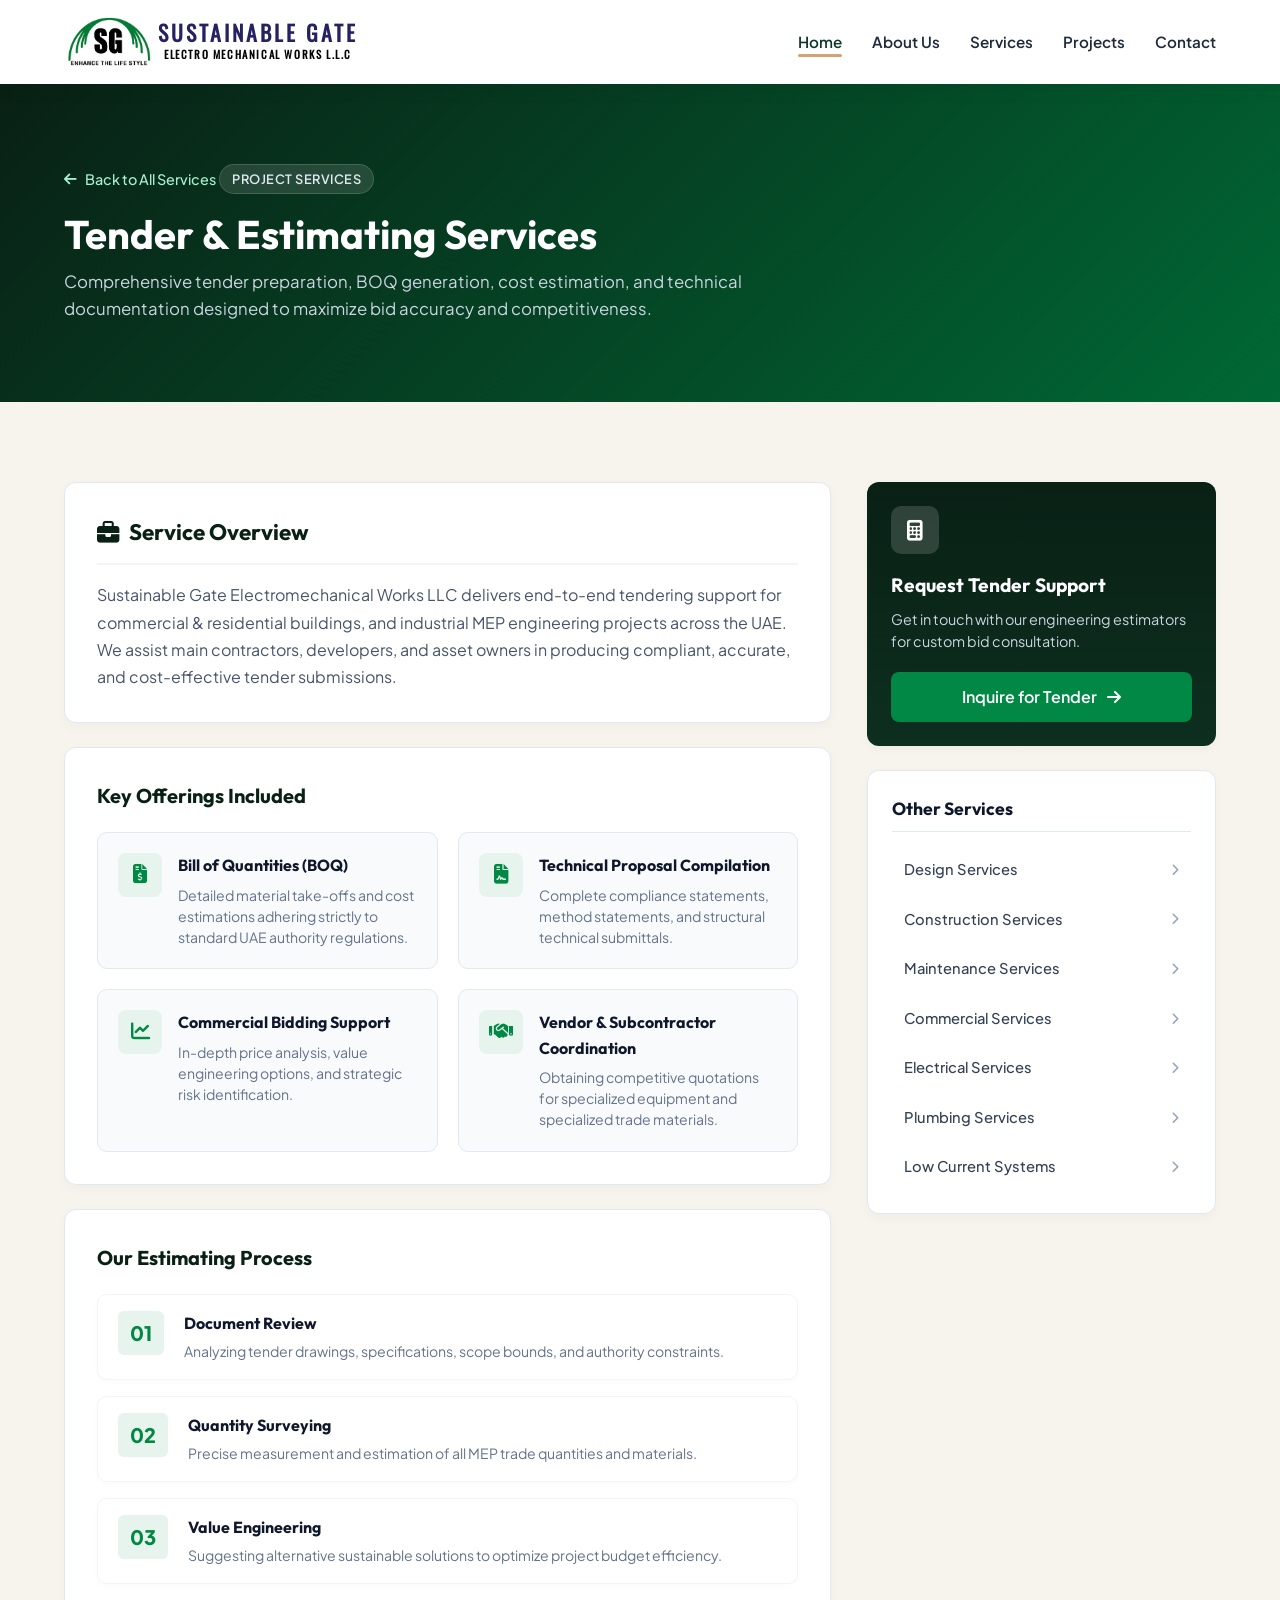
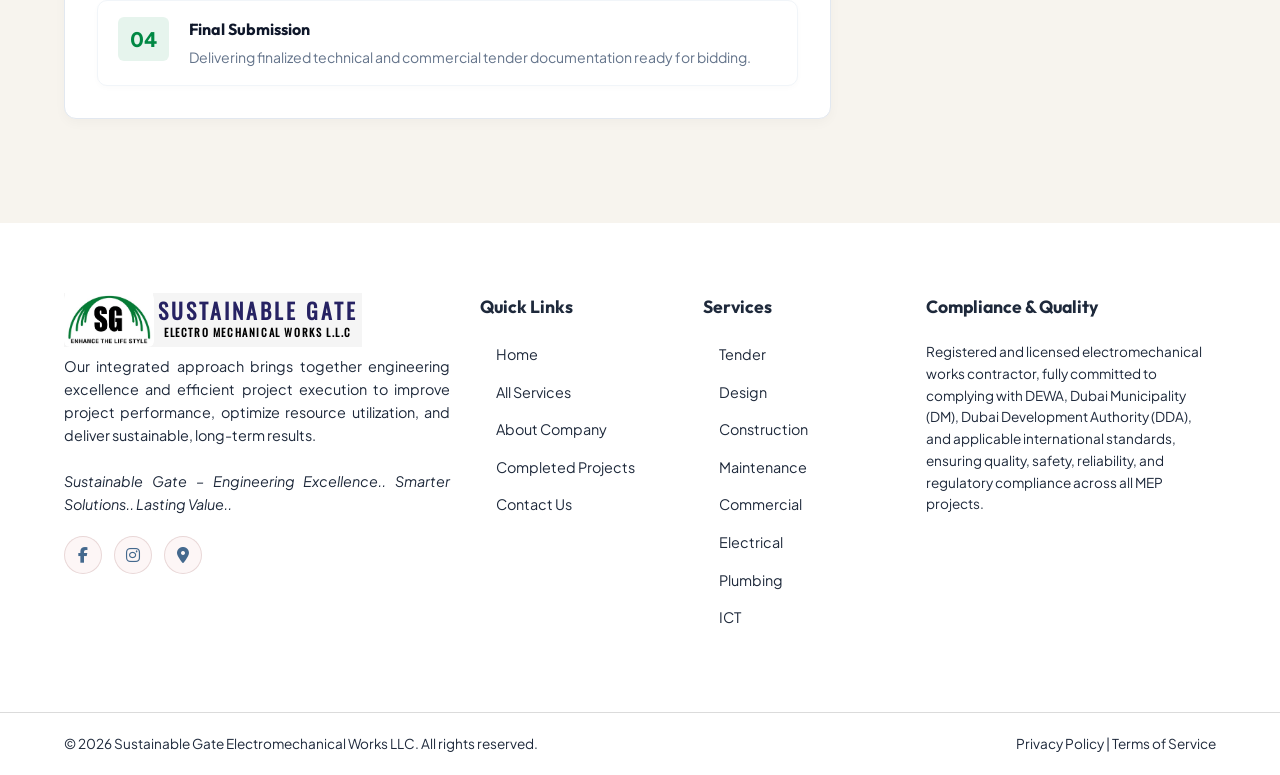
<file: tender.html>
<!DOCTYPE html>
<html lang="en">

<head>
  <meta charset="UTF-8">
  <meta name="viewport" content="width=device-width, initial-scale=1.0">
  <title>Sustainable Gate Electromechanical Works LLC</title>

  <!-- Square Favicon for Browsers -->
  <link rel="icon" type="image/png" sizes="32x32" href="logo.jpg">
  <link rel="apple-touch-icon" sizes="180x180" href="logo.jpg">

  <!-- FontAwesome & Google Fonts -->
  <link rel="stylesheet" href="https://cdnjs.cloudflare.com/ajax/libs/font-awesome/6.4.0/css/all.min.css">
  <link
    href="https://fonts.googleapis.com/css2?family=Plus+Jakarta+Sans:wght@300;400;500;600;700;800&family=Outfit:wght@400;600;700&display=swap"
    rel="stylesheet">
  <link rel="stylesheet" href="style.css">
  <script src="index.js" defer></script>
</head>

<body>

  <!-- Top Utility Bar -->
  <!-- <div class="top-bar">
    <div class="top-info">
      <span><i class="fa-solid fa-location-dot"></i> Dubai, UAE</span>
      <span><i class="fa-solid fa-phone"></i> +971 5 893 58287</span>
      <span><i class="fa-solid fa-envelope"></i> info@sustainablegate.ae</span>
    </div>
    <div class="top-hours">
      <i class="fa-regular fa-clock"></i> Mon - Sat: 9:00 AM - 7:00 PM
    </div>
  </div> -->

  <!-- Header / Navigation -->
  <header>
    <nav class="navbar">
      <a class="logo-container" href="index.html">
        <div class="logo-icon-card">
          <img src="logo.jpg" alt="Sustainable Gate Logo" class="card-logo-img">
        </div>
        <div class="logo-text">
          <span class="font-oswald logo-title">SUSTAINABLE GATE</span>
          <span class="font-oswald logo-subtitle">ELECTRO MECHANICAL WORKS L.L.C</span>
        </div>
      </a>

      <!-- Hamburger Toggle Button (Mobile View) -->
      <button class="hamburger-toggle" id="hamburger-toggle" aria-label="Toggle Navigation Menu"
        onclick="toggleMobileMenu()">
        <i class="fa-solid fa-bars icon-open"></i>
        <i class="fa-solid fa-xmark icon-close"></i>
      </button>

      <!-- Navigation Links -->
      <ul class="nav-links" id="nav-links">
        <li><a id="nav-home" href="#home" class="active" onclick="handleMobileNav('home', event)">Home</a></li>
        <li><a id="nav-about" href="#about" onclick="handleMobileNav('about', event)">About Us</a></li>
        <li><a id="nav-services" href="#services" onclick="handleMobileNav('services', event)">Services</a></li>
        <li><a id="nav-projects" href="#projects" onclick="handleMobileNav('projects', event)">Projects</a></li>
        <li><a id="nav-contact" href="#contact" onclick="handleMobileNav('contact', event)">Contact</a></li>
      </ul>
    </nav>
  </header>

  <div id="page-tender" class="page active">
    <!-- Service Hero Banner -->
    <section class="service-hero-banner section">
      <div class="container">
        <a href="./index.html#services" class="back-nav-link">
          <i class="fa-solid fa-arrow-left"></i> Back to All Services
        </a>
        <div class="hero-badge">Project Services</div>
        <h1 class="hero-title">Tender & Estimating Services</h1>
        <p class="hero-description">
          Comprehensive tender preparation, BOQ generation, cost estimation, and technical documentation designed to
          maximize bid accuracy and competitiveness.
        </p>
      </div>
    </section>

    <!-- Service Details Content Section -->
    <section class="section">
      <div class="container service-grid-layout">

        <!-- Main Left Column -->
        <main class="service-main-body">

          <!-- Overview Card -->
          <article class="content-card">
            <h2 class="card-heading"><i class="fa-solid fa-briefcase"></i> Service Overview</h2>
            <p class="lead-text">
              Sustainable Gate Electromechanical Works LLC delivers end-to-end tendering support for commercial & residential buildings, and industrial MEP engineering projects across the UAE. We assist main contractors,
              developers, and asset owners in producing compliant, accurate, and cost-effective tender submissions.
            </p>
          </article>

          <!-- Key Offerings Card -->
          <article class="content-card">
            <h3 class="card-subheading">Key Offerings Included</h3>
            <div class="offerings-grid">
              <div class="offering-box">
                <div class="offering-icon"><i class="fa-solid fa-file-invoice-dollar"></i></div>
                <div class="offering-info">
                  <h4>Bill of Quantities (BOQ)</h4>
                  <p>Detailed material take-offs and cost estimations adhering strictly to standard UAE authority
                    regulations.</p>
                </div>
              </div>

              <div class="offering-box">
                <div class="offering-icon"><i class="fa-solid fa-file-contract"></i></div>
                <div class="offering-info">
                  <h4>Technical Proposal Compilation</h4>
                  <p>Complete compliance statements, method statements, and structural technical submittals.</p>
                </div>
              </div>

              <div class="offering-box">
                <div class="offering-icon"><i class="fa-solid fa-chart-line"></i></div>
                <div class="offering-info">
                  <h4>Commercial Bidding Support</h4>
                  <p>In-depth price analysis, value engineering options, and strategic risk identification.</p>
                </div>
              </div>

              <div class="offering-box">
                <div class="offering-icon"><i class="fa-solid fa-handshake"></i></div>
                <div class="offering-info">
                  <h4>Vendor & Subcontractor Coordination</h4>
                  <p>Obtaining competitive quotations for specialized equipment and specialized trade materials.</p>
                </div>
              </div>
            </div>
          </article>

          <!-- Process Card -->
          <article class="content-card">
            <h3 class="card-subheading">Our Estimating Process</h3>
            <div class="process-steps">
              <div class="process-step-item">
                <span class="step-num">01</span>
                <div class="step-details">
                  <h4>Document Review</h4>
                  <p>Analyzing tender drawings, specifications, scope bounds, and authority constraints.</p>
                </div>
              </div>

              <div class="process-step-item">
                <span class="step-num">02</span>
                <div class="step-details">
                  <h4>Quantity Surveying</h4>
                  <p>Precise measurement and estimation of all MEP trade quantities and materials.</p>
                </div>
              </div>

              <div class="process-step-item">
                <span class="step-num">03</span>
                <div class="step-details">
                  <h4>Value Engineering</h4>
                  <p>Suggesting alternative sustainable solutions to optimize project budget efficiency.</p>
                </div>
              </div>

              <div class="process-step-item">
                <span class="step-num">04</span>
                <div class="step-details">
                  <h4>Final Submission</h4>
                  <p>Delivering finalized technical and commercial tender documentation ready for bidding.</p>
                </div>
              </div>
            </div>
          </article>

        </main>

        <!-- Sidebar Right Column -->
        <aside class="service-sidebar">

          <!-- Call to Action Box -->
          <div class="sidebar-widget cta-widget">
            <div class="widget-icon"><i class="fa-solid fa-calculator"></i></div>
            <h3>Request Tender Support</h3>
            <p>Get in touch with our engineering estimators for custom bid consultation.</p>
            <a href="../index.html#contact" class="btn-sidebar-cta">
              Inquire for Tender <i class="fa-solid fa-arrow-right"></i>
            </a>
          </div>

          <!-- Service Quick Navigation -->
          <div class="sidebar-widget nav-widget">
            <h3>Other Services</h3>
            <nav class="sidebar-nav-list">
              <a href="design.html" class="nav-item">
                <span>Design Services</span> <i class="fa-solid fa-chevron-right"></i>
              </a>
              <a href="construction.html" class="nav-item">
                <span>Construction Services</span> <i class="fa-solid fa-chevron-right"></i>
              </a>
              <a href="maintenance.html" class="nav-item">
                <span>Maintenance Services</span> <i class="fa-solid fa-chevron-right"></i>
              </a>
              <a href="commercial.html" class="nav-item">
                <span>Commercial Services</span> <i class="fa-solid fa-chevron-right"></i>
              </a>
              <a href="electrical.html" class="nav-item">
                <span>Electrical Services</span> <i class="fa-solid fa-chevron-right"></i>
              </a>
              <a href="plumbing.html" class="nav-item">
                <span>Plumbing Services</span> <i class="fa-solid fa-chevron-right"></i>
              </a>
              <a href="low-current.html" class="nav-item">
                <span>Low Current Systems</span> <i class="fa-solid fa-chevron-right"></i>
              </a>
            </nav>
          </div>

        </aside>

      </div>
    </section>
  </div>
  <!-- Footer -->
  <footer>
    <div class="footer-container">
      <div class="footer-about">
        <a class="logo-container" href="index.html"
          style="width: fit-content; background-color: whitesmoke; padding-right: 4px; margin-bottom: 8px;">
          <div class="logo-icon-card">
            <img src="logo.jpg" alt="Sustainable Gate Logo" class="card-logo-img">
          </div>
          <div class="logo-text">
            <span class="font-oswald logo-title">SUSTAINABLE GATE</span>
            <span class="font-oswald logo-subtitle">ELECTRO MECHANICAL WORKS L.L.C</span>
          </div>
        </a>
        <p>Our integrated approach brings together engineering excellence and efficient project execution to improve project performance, optimize resource utilization, and deliver sustainable, long-term results.<br><br>
        <em>Sustainable Gate – Engineering Excellence.. Smarter Solutions.. Lasting Value..</em></p>

        <!-- Social Media & Google Maps Links -->
        <div class="footer-social-links">
          <a href="https://facebook.com" target="_blank" rel="noopener noreferrer" class="social-btn facebook"
            title="Facebook">
            <i class="fa-brands fa-facebook-f"></i>
          </a>
          <a href="https://instagram.com" target="_blank" rel="noopener noreferrer" class="social-btn instagram"
            title="Instagram">
            <i class="fa-brands fa-instagram"></i>
          </a>
          <a href="https://maps.app.goo.gl/SVdFhmBs4s1AqTMv5" target="_blank" rel="noopener noreferrer"
            class="social-btn location" title="Our Location">
            <i class="fa-solid fa-location-dot"></i>
          </a>
        </div>
      </div>

      <div class="footer-links-group">
        <div class="footer-col">
          <h4 class="footer-title">Quick Links</h4>
          <ul class="footer-links">
            <li><a onclick="navigateTo('home')" style="cursor: pointer;">Home</a></li>
            <li><a onclick="navigateTo('services')" style="cursor: pointer;">All Services</a></li>
            <li><a onclick="navigateTo('about')" style="cursor: pointer;">About Company</a></li>
            <li><a onclick="navigateTo('projects')" style="cursor: pointer;">Completed Projects</a></li>
            <li><a onclick="navigateTo('contact')" style="cursor: pointer;">Contact Us</a></li>
          </ul>
        </div>

        <div class="footer-col">
          <h4 class="footer-title">Services</h4>
          <ul class="footer-links">
            <li><a href="./tender.html" style="cursor: pointer;">Tender</a></li>
            <li><a href="./design.html" style="cursor: pointer;">Design</a></li>
            <li><a href="./construction.html" style="cursor: pointer;">Construction</a></li>
            <li><a href="./maintenance.html" style="cursor: pointer;">Maintenance</a></li>
            <li><a href="./commercial.html" style="cursor: pointer;">Commercial</a></li>
            <li><a href="./electrical.html" style="cursor: pointer;">Electrical</a></li>
            <li><a href="./plumbing.html" style="cursor: pointer;">Plumbing</a></li>
            <li><a href="./low-current.html" style="cursor: pointer;">ICT</a></li>
          </ul>
        </div>
      </div>

      <div>
        <h4 class="footer-title">Compliance & Quality</h4>
        <p style="font-size: 0.85rem; line-height: 1.6;">Registered and licensed electromechanical works contractor, fully committed to complying with DEWA, Dubai Municipality (DM), Dubai Development Authority (DDA), and applicable international standards, ensuring quality, safety, reliability, and regulatory compliance across all MEP projects.</p>
      </div>
    </div>

    <div class="footer-bottom">
      <div>&copy; 2026 Sustainable Gate Electromechanical Works LLC. All rights reserved.</div>
      <div>Privacy Policy | Terms of Service</div>
    </div>
  </footer>

</body>

</html>
</file>
<file: style.css>
/* 1. Load your font file */
@font-face {
  font-family: 'Oswald';
  src: url('fonts/Oswald-VariableFont_wght.ttf') format('truetype');
  font-weight: 400;
  font-style: normal;
  font-display: swap;
}

/* 2. Define a custom utility class */
.font-oswald {
  font-family: 'Oswald', sans-serif !important;
}

:root {
  --primary: #0F382C;
  /* Dark Sustainable Emerald */
  --primary-light: #185343;
  /* Lighter Accent Green */
  --accent: #D4A373;
  /* Warm Gold/Sand Accent */
  --accent-hover: #C29060;
  --secondary: #1E293B;
  /* Deep Slate Blue */
  --light-bg: #F8FAFC;
  --surface: #FFFFFF;
  --text-main: #1E293B;
  --text-muted: #64748B;
  --border: #E2E8F0;
  --shadow: 0 10px 30px -5px rgba(0, 0, 0, 0.08);
  --transition: all 0.3s cubic-bezier(0.4, 0, 0.2, 1);
}

* {
  box-sizing: border-box;
  margin: 0;
  padding: 0;
  font-family: 'Plus Jakarta Sans', sans-serif;
}

body {
  background-color: #f7f4ee;
  color: var(--text-main);
  line-height: 1.6;
  overflow-x: hidden;
}

h1,
h2,
h3,
h4,
.brand-font {
  font-family: 'Outfit', sans-serif;
}

/* Top Utility Bar */
.top-bar {
  background-color: var(--secondary);
  color: #94A3B8;
  font-size: 0.85rem;
  padding: 8px 5%;
  display: flex;
  justify-content: space-between;
  align-items: center;
  border-bottom: 1px solid rgba(255, 255, 255, 0.1);
}

.top-info span {
  margin-right: 20px;
}

.top-info i {
  color: var(--accent);
  margin-right: 6px;
}

/* Navigation */
header {
  background-color: var(--surface);
  position: sticky;
  top: 0;
  z-index: 1000;
  box-shadow: 0 4px 20px rgba(0, 0, 0, 0.05);
}

.navbar {
  display: flex;
  justify-content: space-between;
  align-items: center;
  padding: 15px 5%;
  max-width: 1400px;
  margin: 0 auto;
}

.logo-container {
  display: flex;
  align-items: center;
  gap: 4px;
  text-decoration: none;
}

.logo-icon {
  width: 45px;
  height: 45px;
  background: linear-gradient(135deg, var(--primary), var(--primary-light));
  border-radius: 10px;
  display: flex;
  align-items: center;
  justify-content: center;
  color: var(--accent);
  font-size: 1.4rem;
  box-shadow: 0 4px 10px rgba(15, 56, 44, 0.2);
}

.logo-text {
  display: flex;
  flex-direction: column;
}

.logo-title {
  font-size: 1.15rem;
  font-weight: 300;
  color: var(--primary);
  letter-spacing: 1.5px;
  line-height: 1.1;
}

.logo-subtitle {
  font-size: 0.65rem;
  font-weight: 200;
  color: var(--accent);
  letter-spacing: 1.5px;
  text-transform: uppercase;
}

.nav-links {
  display: flex;
  list-style: none;
  gap: 30px;
  align-items: center;
}

.nav-links a {
  text-decoration: none;
  color: var(--text-main);
  font-weight: 600;
  font-size: 0.95rem;
  transition: var(--transition);
  position: relative;
  cursor: pointer;
}

.nav-links a:hover,
.nav-links a.active {
  color: var(--primary);
}

.nav-links a.active::after {
  content: '';
  position: absolute;
  bottom: -6px;
  left: 0;
  width: 100%;
  height: 3px;
  background-color: var(--accent);
  border-radius: 2px;
}

.btn {
  display: inline-flex;
  align-items: center;
  gap: 8px;
  padding: 12px 24px;
  border-radius: 8px;
  font-weight: 600;
  font-size: 0.95rem;
  cursor: pointer;
  transition: var(--transition);
  border: none;
  text-decoration: none;
}

.btn-primary {
  background-color: var(--primary);
  color: white;
}

.btn-primary:hover {
  background-color: var(--primary-light);
  transform: translateY(-2px);
  box-shadow: 0 6px 15px rgba(15, 56, 44, 0.25);
}

.btn-accent {
  background-color: var(--accent);
  color: var(--secondary);
}

.btn-accent:hover {
  background-color: var(--accent-hover);
  transform: translateY(-2px);
}

/* Page System */
.page {
  display: none;
  animation: fadeIn 0.4s ease-in-out;
}

.page.active {
  display: block;
}

@keyframes fadeIn {
  from {
    opacity: 0;
    transform: translateY(10px);
  }

  to {
    opacity: 1;
    transform: translateY(0);
  }
}

/* Hero Section */
.hero {
  position: relative;
  /* background: linear-gradient(135deg, rgba(15, 56, 44, 0.92), rgba(30, 41, 59, 0.88)),
    url('	https://images.unsplash.com/photo-1504307651254-35680f356dfd?auto=format&fit=crop&w=800&q=80') center/cover no-repeat; */
  color: white;
  padding: 100px 5% 120px;
  text-align: left;
  overflow: hidden;
}

/* Position the video to fill the background */
.hero-video {
  position: absolute;
  top: 50%;
  left: 50%;
  transform: translate(-50%, -50%);
  min-width: 100%;
  min-height: 100%;
  width: auto;
  height: auto;
  object-fit: cover;
  z-index: 0;
  transform: translate(-50%, -50%) scale(0.85);
}

/* Semi-transparent tint overlay for text readability */
.hero-overlay {
  position: absolute;
  top: 0;
  left: 0;
  width: 100%;
  height: 100%;
  background: linear-gradient(135deg, rgba(15, 56, 44, 0.92), rgba(30, 41, 59, 0.88));
  z-index: 1;
}

.hero-container {
  max-width: 1200px;
  margin: 0 auto;
  display: grid;
  grid-template-columns: 1.2fr 0.8fr;
  gap: 50px;
  align-items: center;
}

.hero-title {
  font-size: 3.2rem;
  line-height: 1.15;
  margin-bottom: 20px;
  font-weight: 700;
}

.hero-title span {
  color: var(--accent);
}

.hero-subtitle {
  font-size: 1.1rem;
  color: #E2E8F0;
  margin-bottom: 30px;
  max-width: 600px;
}

.hero-cta {
  display: flex;
  gap: 15px;
}

.hero-badge {
  background: rgba(255, 255, 255, 0.1);
  backdrop-filter: blur(10px);
  padding: 30px;
  border-radius: 16px;
  border: 1px solid rgba(255, 255, 255, 0.15);
}

.badge-item {
  display: flex;
  align-items: center;
  gap: 15px;
  margin-bottom: 20px;
}

.badge-item:last-child {
  margin-bottom: 0;
}

.badge-icon {
  width: 50px;
  height: 50px;
  background-color: var(--accent);
  color: var(--secondary);
  border-radius: 50%;
  display: flex;
  align-items: center;
  justify-content: center;
  font-size: 1.2rem;
  flex-shrink: 0;
}

/* Section Styles */
.section {
  padding: 80px 5%;
  max-width: 1400px;
  margin: 0 auto;
}

.section-header {
  text-align: center;
  max-width: 700px;
  margin: 0 auto 50px;
}

.tagline {
  color: var(--accent);
  font-weight: 700;
  text-transform: uppercase;
  font-size: 0.85rem;
  letter-spacing: 2px;
  margin-bottom: 8px;
  display: block;
}

.section-title {
  font-size: 2.3rem;
  color: var(--primary);
  margin-bottom: 15px;
}

.section-description {
  color: var(--text-muted);
  font-size: 1rem;
}

/* Services Grid */
.services-grid {
  display: grid;
  grid-template-columns: repeat(auto-fit, minmax(320px, 1fr));
  gap: 30px;
}

.service-card {
  height: 348px;
  background: var(--surface);
  border-radius: 12px;
  padding: 35px 30px;
  border: 1px solid var(--border);
  transition: var(--transition);
  display: flex;
  flex-direction: column;
  position: relative;
  overflow: hidden;
}

.service-card::before {
  content: '';
  position: absolute;
  top: 0;
  left: 0;
  width: 100%;
  height: 4px;
  background: linear-gradient(90deg, var(--primary), var(--accent));
  opacity: 0;
  transition: var(--transition);
}

.service-card:hover {
  transform: translateY(-8px);
  box-shadow: var(--shadow);
  border-color: transparent;
}

.service-card:hover::before {
  opacity: 1;
}

.service-icon {
  width: 60px;
  height: 60px;
  background: #F0FDF4;
  color: var(--primary);
  border-radius: 12px;
  display: flex;
  align-items: center;
  justify-content: center;
  font-size: 1.6rem;
  margin-bottom: 20px;
}

.service-card h3 {
  font-size: 1.25rem;
  margin-bottom: 12px;
  color: var(--secondary);
}

.service-card p {
  color: var(--text-muted);
  font-size: 0.95rem;
  margin-bottom: 20px;
  flex-grow: 1;
}

.service-link {
  color: var(--primary);
  font-weight: 700;
  text-decoration: none;
  display: flex;
  align-items: center;
  gap: 6px;
  font-size: 0.9rem;
  cursor: pointer;
}

/* Filter Controls for Services/Projects */
.filter-bar {
  display: flex;
  justify-content: center;
  gap: 12px;
  margin-bottom: 40px;
  flex-wrap: wrap;
}

.filter-btn {
  padding: 8px 20px;
  border-radius: 20px;
  border: 1px solid var(--border);
  background: var(--surface);
  cursor: pointer;
  font-weight: 600;
  color: var(--text-muted);
  transition: var(--transition);
}

.filter-btn.active,
.filter-btn:hover {
  background: var(--primary);
  color: white;
  border-color: var(--primary);
}

/* Project Cards */
.projects-grid {
  display: grid;
  grid-template-columns: repeat(auto-fit, minmax(350px, 1fr));
  gap: 30px;
}

.project-card {
  background: var(--surface);
  border-radius: 12px;
  overflow: hidden;
  box-shadow: 0 4px 15px rgba(0, 0, 0, 0.03);
  border: 1px solid var(--border);
}

.project-img {
  height: 220px;
  background-size: cover;
  background-position: center;
  position: relative;
}

.project-tag {
  position: absolute;
  top: 15px;
  right: 15px;
  background: rgba(15, 56, 44, 0.85);
  color: white;
  padding: 4px 12px;
  border-radius: 20px;
  font-size: 0.75rem;
  font-weight: 600;
  backdrop-filter: blur(5px);
}

.project-info {
  padding: 25px;
}

.project-info h3 {
  font-size: 1.2rem;
  margin-bottom: 8px;
}

.project-info p {
  color: var(--text-muted);
  font-size: 0.9rem;
}

/* Calculator Widget */
.calculator-container {
  background: var(--surface);
  border-radius: 16px;
  padding: 40px;
  box-shadow: var(--shadow);
  border: 1px solid var(--border);
  max-width: 800px;
  margin: 0 auto;
}

.form-group {
  margin-bottom: 20px;
}

.form-group label {
  display: block;
  font-weight: 600;
  margin-bottom: 8px;
  color: var(--secondary);
}

.form-control {
  width: 100%;
  padding: 12px 16px;
  border-radius: 8px;
  border: 1px solid var(--border);
  font-size: 0.95rem;
  transition: var(--transition);
}

.form-control:focus {
  outline: none;
  border-color: var(--primary);
  box-shadow: 0 0 0 3px rgba(15, 56, 44, 0.1);
}

.calc-result {
  margin-top: 25px;
  padding: 20px;
  background-color: #F0FDF4;
  border-radius: 8px;
  border: 1px solid #BBF7D0;
  text-align: center;
  display: none;
}

.calc-result h4 {
  color: var(--primary);
  font-size: 1.3rem;
}

/* Footer */
footer {
  background-color: var(--surface);
  color: #1E293B;
  margin: 0 auto;
}

.footer-container {
  max-width: 1400px;
  margin: 0 auto;
  display: grid;
  grid-template-columns: 2fr 1fr 1fr 1.5fr;
  gap: 40px;
  margin-bottom: 50px;
}

.footer-logo {
  color: white;
  font-size: 1.3rem;
  font-weight: 800;
  margin-bottom: 15px;
  display: flex;
  align-items: center;
  gap: 10px;
}

.footer-about p {
  font-size: 0.9rem;
  line-height: 1.6;
  margin-bottom: 20px;
  text-align: justify;
}

.footer-title {
  color: #1E293B;
  font-size: 1.1rem;
  font-weight: 700;
  margin-bottom: 20px;
}

.footer-links {
  list-style: none;
}

.footer-links li {
  margin-bottom: 12px;
}

.footer-links a {
  color: #1E293B;
  text-decoration: none;
  transition: var(--transition);
  font-size: 0.9rem;
}

.footer-links a:hover {
  color: var(--accent);
}

.footer-bottom {
  max-width: 1400px;
  margin: 0 auto;
  padding: 20px 5%;
  border-top: 1px solid #dbdbdb;
  display: flex;
  justify-content: space-between;
  font-size: 0.85rem;
}

/* Modal System */
.modal {
  display: none;
  position: fixed;
  top: 0;
  left: 0;
  width: 100%;
  height: 100%;
  background: rgba(0, 0, 0, 0.6);
  z-index: 2000;
  align-items: center;
  justify-content: center;
  padding: 20px;
}

.modal-content {
  background: white;
  border-radius: 16px;
  max-width: 600px;
  width: 100%;
  padding: 35px;
  position: relative;
  animation: fadeIn 0.3s ease-out;
}

.close-modal {
  position: absolute;
  top: 20px;
  right: 20px;
  font-size: 1.4rem;
  cursor: pointer;
  color: var(--text-muted);
}


/* Header Logo Styling (Smaller Size) */
.logo-container {
  display: flex;
  align-items: center;
  gap: 4px;
  /* Reduced gap between image and text */
  text-decoration: none;
}

.card-logo-img {
  width: 100%;
  height: 100%;
  object-fit: contain;
  padding-bottom: 2px;
}

.logo-text {
  display: flex;
  flex-direction: column;
}

.logo-title {
  font-family: 'Impact', 'Arial Black', 'Outfit', sans-serif;
  font-size: 1.35rem;
  /* Reduced from 1.35rem */
  font-weight: bolder;
  color: #262262;
  letter-spacing: 0.8px;
  line-height: 1.1;
  text-transform: uppercase;
  letter-spacing: 3px;
}

.logo-subtitle {
  font-family: 'Impact', 'Arial Black', 'Plus Jakarta Sans', sans-serif;
  font-size: 0.68rem;
  /* Reduced from 0.72rem */
  font-weight: 700;
  color: #000000;
  letter-spacing: 1.6px;
  text-transform: uppercase;
  margin-top: 1px;
  text-align: center;
}

/* Service Card Link Reset */
.service-card-link {
  text-decoration: none !important;
  color: inherit !important;
  display: block;
}

.service-card-link:hover {
  text-decoration: none !important;
}

/* Ensure child elements inside card retain clean styling */
.service-card-link h3 {
  color: #092015; /* Main dark brand color */
  text-decoration: none !important;
}

.service-card-link p {
  color: #475569; /* Body text color */
  text-decoration: none !important;
}

/* Styled Read More Link */
.service-card .learn-more {
  display: inline-flex;
  align-items: center;
  gap: 6px;
  color: #008844;
  font-weight: 600;
  font-size: 0.9rem;
  margin-top: 12px;
  text-decoration: none !important;
  transition: gap 0.2s ease;
}

.service-card-link:hover .learn-more {
  gap: 10px; /* Slight arrow slide on hover */
}

/* Happy Clients Section */
.clients-section {
  background-color: #f7f4ee;
}

.clients-slider-wrapper {
  overflow: hidden;
  width: 100%;
  margin-top: 40px;
  position: relative;
}

.clients-carousel {
  display: flex;
  align-items: center;
  gap: 32px;
  transition: transform 0.6s ease-in-out;
  will-change: transform;
}

.client-logo-card {
  flex: 0 0 calc(20% - 26px);
  min-width: calc(20% - 26px);
  height: 100px;
  background: #ffffff;
  border: 1px solid #e2e8f0;
  border-radius: 12px;
  display: flex;
  align-items: center;
  justify-content: center;
  padding: 0;
  box-shadow: 0 2px 8px rgba(0, 0, 0, 0.04);
  transition: all 0.3s ease;
}

.client-logo-card img {
  max-width: 80%;
  max-height: 60px;
  object-fit: contain;
  filter: grayscale(100%);
  opacity: 0.7;
  transition: all 0.3s ease;
}

.client-logo-card:hover {
  border-color: #008844;
  box-shadow: 0 6px 16px rgba(0, 136, 68, 0.12);
}

.client-logo-card:hover img {
  filter: grayscale(0%);
  opacity: 1;
}

ul, ol {
  margin-left: 16px;
}

/* Service Hero Banner */
.service-hero-banner {
  background: linear-gradient(135deg, #092015 0%, #006834 100%);
  color: #ffffff;
  padding: 80px 5%;
}

.back-nav-link {
  color: #a7f3d0;
  text-decoration: none !important;
  font-size: 0.9rem;
  font-weight: 500;
  display: inline-flex;
  align-items: center;
  gap: 8px;
  margin-bottom: 20px;
  transition: color 0.2s ease;
}

.back-nav-link:hover {
  color: #ffffff;
}

.hero-badge {
  display: inline-block;
  background: rgba(255, 255, 255, 0.12);
  color: #e2e8f0;
  padding: 4px 12px;
  border-radius: 20px;
  font-size: 0.8rem;
  font-weight: 600;
  letter-spacing: 0.5px;
  text-transform: uppercase;
  margin-bottom: 12px;
}

.hero-title {
  font-size: 2.5rem;
  font-weight: 700;
  color: #ffffff;
  margin-bottom: 12px;
}

.hero-description {
  font-size: 1.05rem;
  color: #cbd5e1;
  max-width: 780px;
  line-height: 1.6;
}

/* Page Section Layout */
.service-grid-layout {
  display: grid;
  grid-template-columns: 2.2fr 1fr;
  gap: 36px;
  align-items: start;
}

/* Cards & Content Styling */
.content-card {
  background: #ffffff;
  border: 1px solid #e2e8f0;
  border-radius: 12px;
  padding: 32px;
  margin-bottom: 24px;
  box-shadow: 0 4px 12px rgba(0, 0, 0, 0.03);
}

.card-heading {
  font-size: 1.4rem;
  color: #092015;
  display: flex;
  align-items: center;
  gap: 10px;
  margin-bottom: 16px;
  padding-bottom: 12px;
  border-bottom: 2px solid #f1f5f9;
}

.card-subheading {
  font-size: 1.25rem;
  color: #092015;
  margin-bottom: 20px;
}

.lead-text {
  font-size: 1rem;
  color: #475569;
  line-height: 1.7;
}

/* Offerings 2x2 Grid */
.offerings-grid {
  display: grid;
  grid-template-columns: 1fr 1fr;
  gap: 20px;
}

.offering-box {
  background: #f8fafc;
  border: 1px solid #e2e8f0;
  padding: 20px;
  border-radius: 10px;
  display: flex;
  gap: 16px;
}

.offering-icon {
  width: 44px;
  height: 44px;
  background: #e6f4ed;
  color: #008844;
  border-radius: 8px;
  display: flex;
  align-items: center;
  justify-content: center;
  font-size: 1.2rem;
  flex-shrink: 0;
}

.offering-info h4 {
  font-size: 1rem;
  color: #0f172a;
  margin-bottom: 6px;
}

.offering-info p {
  font-size: 0.88rem;
  color: #64748b;
  line-height: 1.5;
  margin: 0;
}

/* Process Timeline List */
.process-steps {
  display: flex;
  flex-direction: column;
  gap: 16px;
}

.process-step-item {
  display: flex;
  align-items: flex-start;
  gap: 20px;
  background: #ffffff;
  border: 1px solid #f1f5f9;
  padding: 16px 20px;
  border-radius: 10px;
  box-shadow: 0 2px 6px rgba(0, 0, 0, 0.02);
}

.step-num {
  font-size: 1.25rem;
  font-weight: 800;
  color: #008844;
  background: #e6f4ed;
  padding: 6px 12px;
  border-radius: 6px;
}

.step-details h4 {
  font-size: 1rem;
  color: #0f172a;
  margin-bottom: 4px;
}

.step-details p {
  font-size: 0.88rem;
  color: #64748b;
  margin: 0;
}

/* Sidebar Styling */
.sidebar-widget {
  background: #ffffff;
  border: 1px solid #e2e8f0;
  border-radius: 12px;
  padding: 24px;
  margin-bottom: 24px;
  box-shadow: 0 4px 12px rgba(0, 0, 0, 0.03);
}

.cta-widget {
  background: linear-gradient(180deg, #092015 0%, #0d2f1f 100%);
  color: #ffffff;
  border: none;
}

.widget-icon {
  width: 48px;
  height: 48px;
  background: rgba(255, 255, 255, 0.15);
  color: #ffffff;
  border-radius: 10px;
  display: flex;
  align-items: center;
  justify-content: center;
  font-size: 1.3rem;
  margin-bottom: 16px;
}

.cta-widget h3 {
  color: #ffffff;
  font-size: 1.2rem;
  margin-bottom: 8px;
}

.cta-widget p {
  color: #cbd5e1;
  font-size: 0.9rem;
  line-height: 1.5;
  margin-bottom: 20px;
}

.btn-sidebar-cta {
  display: inline-flex;
  align-items: center;
  justify-content: center;
  gap: 10px;
  width: 100%;
  background: #008844;
  color: #ffffff;
  padding: 12px 18px;
  border-radius: 8px;
  font-weight: 600;
  text-decoration: none !important;
  transition: background 0.2s ease;
}

.btn-sidebar-cta:hover {
  background: #006834;
}

.nav-widget h3 {
  font-size: 1.1rem;
  color: #0f172a;
  margin-bottom: 16px;
  padding-bottom: 8px;
  border-bottom: 1px solid #e2e8f0;
}

.sidebar-nav-list {
  display: flex;
  flex-direction: column;
  gap: 6px;
}

.nav-item {
  display: flex;
  align-items: center;
  justify-content: space-between;
  padding: 10px 12px;
  color: #334155;
  text-decoration: none !important;
  border-radius: 6px;
  font-size: 0.92rem;
  font-weight: 500;
  transition: all 0.2s ease;
}

.nav-item i {
  font-size: 0.75rem;
  color: #94a3b8;
}

.nav-item:hover {
  background: #e6f4ed;
  color: #008844;
}

.nav-item:hover i {
  color: #008844;
}

/* Container Box */
.hero-badge-container {
  display: flex;
  flex-direction: column;
  gap: 20px;
  max-width: 480px;
  padding: 28px;
  background: rgba(30, 41, 59, 0.7); /* Translucent surface */
  backdrop-filter: blur(12px);
  border: 1px solid rgba(255, 255, 255, 0.12);
  border-radius: 16px;
  box-shadow: 0 10px 30px rgba(0, 0, 0, 0.25);
}

/* Individual Item Row */
.badge-item {
  display: flex;
  align-items: flex-start; /* Aligns icon with the first line of text */
  gap: 16px;
}

/* Icon Container */
.badge-icon {
  flex-shrink: 0;
  width: 44px;
  height: 44px;
  border-radius: 50%;
  background-color: #D97706; /* Gold/Amber Accent */
  color: #FFFFFF;
  display: flex;
  align-items: center;
  justify-content: center;
  font-size: 1.15rem;
  box-shadow: 0 4px 12px rgba(217, 119, 6, 0.25);
}

/* Content Column */
.badge-content {
  display: flex;
  flex-direction: column;
  gap: 4px;
}

/* Title Styling */
.badge-content h4 {
  margin: 0;
  font-size: 0.95rem;
  font-weight: 700;
  color: #F8FAFC;
  letter-spacing: 0.02em;
  line-height: 1.25;
  text-transform: none; /* Sentence case restores readability */
}

/* Description Text */
.badge-content p {
  margin: 0;
  font-size: 0.85rem;
  font-weight: 400;
  color: #94A3B8;
  line-height: 1.45;
}

/* Footer Social & Location Container */
.footer-social-links {
  display: flex;
  align-items: center;
  gap: 12px;
  margin-top: 18px;
}

/* Individual Button Style */
.footer-social-links .social-btn {
  width: 38px;
  height: 38px;
  border-radius: 50%;
  background: rgb(221 141 141 / 8%);
  border: 1px solid rgb(116 33 33 / 15%);
  color: #44698e;
  display: flex;
  align-items: center;
  justify-content: center;
  font-size: 1rem;
  transition: all 0.3s ease;
  text-decoration: none;
}

/* Hover Effects */
.footer-social-links .social-btn:hover {
  transform: translateY(-3px);
  color: #FFFFFF;
}

.footer-social-links .social-btn.linkedin:hover {
  background-color: #1877F2;
  border-color: #1877F2;
  box-shadow: 0 4px 12px rgba(24, 119, 242, 0.35);
}

.footer-social-links .social-btn.instagram:hover {
  background: linear-gradient(45deg, #f09433, #e6683c, #dc2743, #cc2366, #bc1888);
  border-color: transparent;
  box-shadow: 0 4px 12px rgba(220, 39, 67, 0.35);
}

.footer-social-links .social-btn.location:hover {
  background-color: #EA4335;
  border-color: #EA4335;
  box-shadow: 0 4px 12px rgba(234, 67, 53, 0.35);
}

/* Base Toggle Button (Hidden on Desktop) */
.hamburger-toggle {
  display: none;
  background: transparent;
  border: none;
  color: #0f172a;
  font-size: 1.6rem;
  cursor: pointer;
  padding: 8px;
  z-index: 1001;
}

.hamburger-toggle .icon-close {
  display: none;
}

.hamburger-toggle.active .icon-open {
  display: none;
}

.hamburger-toggle.active .icon-close {
  display: block;
}

/* Desktop default styles (Outside of media query) */
.footer-container {
  display: grid;
  grid-template-columns: 2fr 1fr 1fr 1.5fr; /* 4 distinct columns */
  gap: 30px;
  padding: 70px 5% 20px;
}

/* This unwraps the div on desktop so Quick Links & Services act as independent grid items */
.footer-links-group {
  display: contents; 
}

.project-details, .project-scope {
  font-size: 0.9rem;
  margin-bottom: 0.5rem;
  color: #334155;
}

.project-meta {
  list-style: none;
  padding: 0;
  margin-top: 0.75rem;
  font-size: 0.825rem;
  border-top: 1px solid #e2e8f0;
  padding-top: 0.75rem;
  color: #64748b;
}

.project-meta li {
  margin-bottom: 0.25rem;
}

.project-meta strong {
  color: #0f172a;
}

.project-carousel {
  position: relative;
  width: 100%;
  height: 240px;
  overflow: hidden;
  border-top-left-radius: 8px;
  border-top-right-radius: 8px;
}

.carousel-track {
  width: 100%;
  height: 100%;
  position: relative;
}

.carousel-slide {
  position: absolute;
  top: 0;
  left: 0;
  width: 100%;
  height: 100%;
  background-size: cover;
  background-position: center;
  opacity: 0;
  transition: opacity 0.4s ease-in-out;
  z-index: 1;
}

.carousel-slide.active {
  opacity: 1;
  z-index: 2;
}

/* Tag positioned above carousel slides */
.project-carousel .project-tag {
  position: absolute;
  top: 12px;
  right: 12px;
  z-index: 5;
}

/* Navigation Arrows */
.carousel-btn {
  position: absolute;
  top: 50%;
  transform: translateY(-50%);
  background: rgba(0, 0, 0, 0.4);
  color: #ffffff;
  border: none;
  width: 32px;
  height: 32px;
  border-radius: 50%;
  cursor: pointer;
  z-index: 5;
  display: flex;
  align-items: center;
  justify-content: center;
  font-size: 14px;
  opacity: 0;
  transition: background 0.3s ease, opacity 0.3s ease;
}

.project-carousel:hover .carousel-btn {
  opacity: 1;
}

.carousel-btn:hover {
  background: rgba(0, 0, 0, 0.8);
}

.prev-btn { left: 10px; }
.next-btn { right: 10px; }

/* Dot Indicators */
.carousel-dots {
  position: absolute;
  bottom: 10px;
  left: 50%;
  transform: translateX(-50%);
  display: flex;
  gap: 6px;
  z-index: 5;
}

.carousel-dots .dot {
  width: 8px;
  height: 8px;
  border-radius: 50%;
  background: rgba(255, 255, 255, 0.5);
  cursor: pointer;
  transition: background 0.3s ease, transform 0.3s ease;
}

.carousel-dots .dot.active {
  background: #ffffff;
  transform: scale(1.25);
}

.logo-icon-card {
  display: flex;
  align-items: center;
  justify-content: center;
  background: #ffffff;
  border-radius: 6px;
  height: 54px;
  width: 90px;
}

.vector-logo-svg {
  width: 110px; /* Adjust width to fit your navbar or layout perfectly */
  height: auto;
  display: block;
}

/* Mobile responsive styles */
@media (max-width: 768px) {
  .footer-container {
    display: flex;
    flex-direction: column;
    gap: 28px;
  }

  /* Switches from display: contents to a 2-column grid on mobile */
  .footer-links-group {
    display: grid;
    grid-template-columns: 1fr 1fr;
    gap: 20px;
    width: 100%;
  }
}

/* Responsive Breakdown */
@media (max-width: 992px) {
  .service-grid-layout {
    grid-template-columns: 1fr;
  }
}

@media (max-width: 600px) {
  .offerings-grid {
    grid-template-columns: 1fr;
  }
  .hero-title {
    font-size: 1.8rem;
  }
}

/* Mobile Responsive Adjustments for Header Header & Logo */
@media screen and (max-width: 768px) {

  /* Navbar spacing and layout */
  .navbar {
    padding: 10px 12px;
    gap: 8px;
    flex-wrap: nowrap;
    align-items: center;
  }

  /* Logo container alignment */
  .logo-container {
    display: flex;
    align-items: center;
    gap: 4px;
    flex: 1;
    min-width: 0;
    /* Prevents overflow */
  }

  /* Logo Image alignment fix */
  .logo-icon-card {
    width: 60px;
    height: 60px;
    flex-shrink: 0;
    display: flex;
    align-items: center;
  }

  .card-logo-img {
    width: 100%;
    height: auto;
    object-fit: contain;
  }

  /* Title & Subtitle scaling */
  .logo-text {
    display: flex;
    flex-direction: column;
    justify-content: center;
    overflow: hidden;
  }

  .logo-title {
    font-size: 0.82rem;
    letter-spacing: 0.3px;
    line-height: 1.1;
    white-space: nowrap;
  }

  .logo-subtitle {
    font-size: 0.48rem;
    letter-spacing: 0.5px;
    line-height: 1.1;
    white-space: nowrap;
    margin-top: 2px;
  }

  /* Compact 'Get A Quote' Button */
  .navbar .btn-primary {
    padding: 6px 10px;
    font-size: 0.72rem;
    border-radius: 6px;
    white-space: nowrap;
    gap: 4px;
    flex-shrink: 0;
  }

  .navbar .btn-primary i {
    font-size: 0.7rem;
  }

  html,
  body {
    overflow-x: hidden;
    width: 100%;
  }

  /* Force grid containers on contact/services pages to stack vertically */
  [class*="grid"],
  [class*="container"],
  [class*="wrapper"] {
    grid-template-columns: 1fr !important;
  }

  /* Target direct children layout wrappers to stack card elements */
  .section>div,
  #page-contact>section>div,
  main>section>div {
    display: flex !important;
    flex-direction: column !important;
    width: 100% !important;
    box-sizing: border-box !important;
    gap: 24px !important;
  }

  /* Ensure both contact cards take full width */
  .section>div>div,
  .contact-card,
  .form-card,
  form {
    width: 100% !important;
    max-width: 100% !important;
    box-sizing: border-box !important;
    margin-bottom: 0;
  }

  /* Force side-by-side input fields (e.g., Full Name + Phone) to stack */
  form div {
    flex-direction: column !important;
    grid-template-columns: 1fr !important;
  }

  input,
  select,
  textarea {
    width: 100% !important;
    box-sizing: border-box !important;
  }

  /* Header Top Bar Container */
  .top-bar,
  .header-top,
  [class*="top-bar"] {
    display: flex !important;
    flex-wrap: wrap !important;
    justify-content: center !important;
    align-items: center !important;
    gap: 8px 14px !important;
    padding: 8px 12px !important;
    text-align: center;
  }

  /* Individual Info Items (Location, Phone, Email, Hours) */
  .top-bar-item,
  .header-top-item,
  .top-bar a,
  .top-bar span {
    display: inline-flex !important;
    align-items: center !important;
    justify-content: center !important;
    gap: 5px !important;
    font-size: 0.72rem !important;
    line-height: 1.2 !important;
    white-space: nowrap !important;
  }

  /* Ensure Mail Icon & Link stays together on its own clean line if wrapped */
  .top-bar-item:has(a[href*="mailto"]),
  .top-bar a[href*="mailto"] {
    display: flex !important;
    align-items: center !important;
    justify-content: center !important;
    margin-top: 2px;
  }
}

@media (max-width: 992px) {
  .hero-container {
    grid-template-columns: 1fr;
  }

  .footer-container {
    grid-template-columns: 1fr 1fr;
  }
}

@media (max-width: 768px) {
  .nav-links {
    display: none;
    /* Can be expanded to mobile drawer */
  }

  .hero-title {
    font-size: 2.2rem;
  }

  .footer-container {
    grid-template-columns: 1fr;
  }

  .top-bar {
    flex-direction: column;
    gap: 5px;
    text-align: center;
  }
}

/* Mobile & Tablet Responsiveness */
@media screen and (max-width: 992px) {
  .client-logo-card {
    flex: 0 0 calc(33.333% - 22px);
    min-width: calc(33.333% - 22px);
    height: 70px;
  }
}

@media screen and (max-width: 576px) {
  .client-logo-card {
    flex: 0 0 calc(50% - 16px);
    min-width: calc(50% - 16px);
  }

  .top-bar span:has(> .fa-envelope) {
    display: none !important;
  }
}

/* Fix hamburger toggle positioning on mobile */
@media (max-width: 768px) {
  .hamburger-toggle {
    display: block;
    position: relative;
    z-index: 1002; /* Ensures icon sits above drawer background */
    color: #0f172a;
    background: transparent;
    border: none;
    font-size: 1.6rem;
    cursor: pointer;
  }

  /* Pin close icon to the top right inside the open drawer */
  .hamburger-toggle.active {
    position: fixed;
    top: 20px;
    right: 20px;
    color: #0f172a;
  }

  .nav-links {
    position: fixed;
    top: 0;
    right: -100%;
    width: 280px;
    height: 100vh;
    background-color: #ffffff; /* Matches drawer background */
    padding: 80px 24px 32px; /* Top padding keeps first item 'Home' below the close button */
    display: flex;
    flex-direction: column;
    gap: 20px;
    transition: right 0.3s ease-in-out;
    box-shadow: -10px 0 30px rgba(0, 0, 0, 0.2);
    z-index: 1001;
  }

  .nav-links.mobile-open {
    right: 0;
  }
}

@media (max-width: 768px) {
  /* Set footer container to full width stacked layout */
  .footer-container {
    display: flex;
    flex-direction: column;
    gap: 32px;
  }

  /* Target the container holding Quick Links & Services or create a 2-column grid for them */
  .footer-links-group {
    display: grid;
    grid-template-columns: 1fr 1fr; /* Side-by-side 2 column layout */
    gap: 20px;
    width: 100%;
  }
}
</file>
